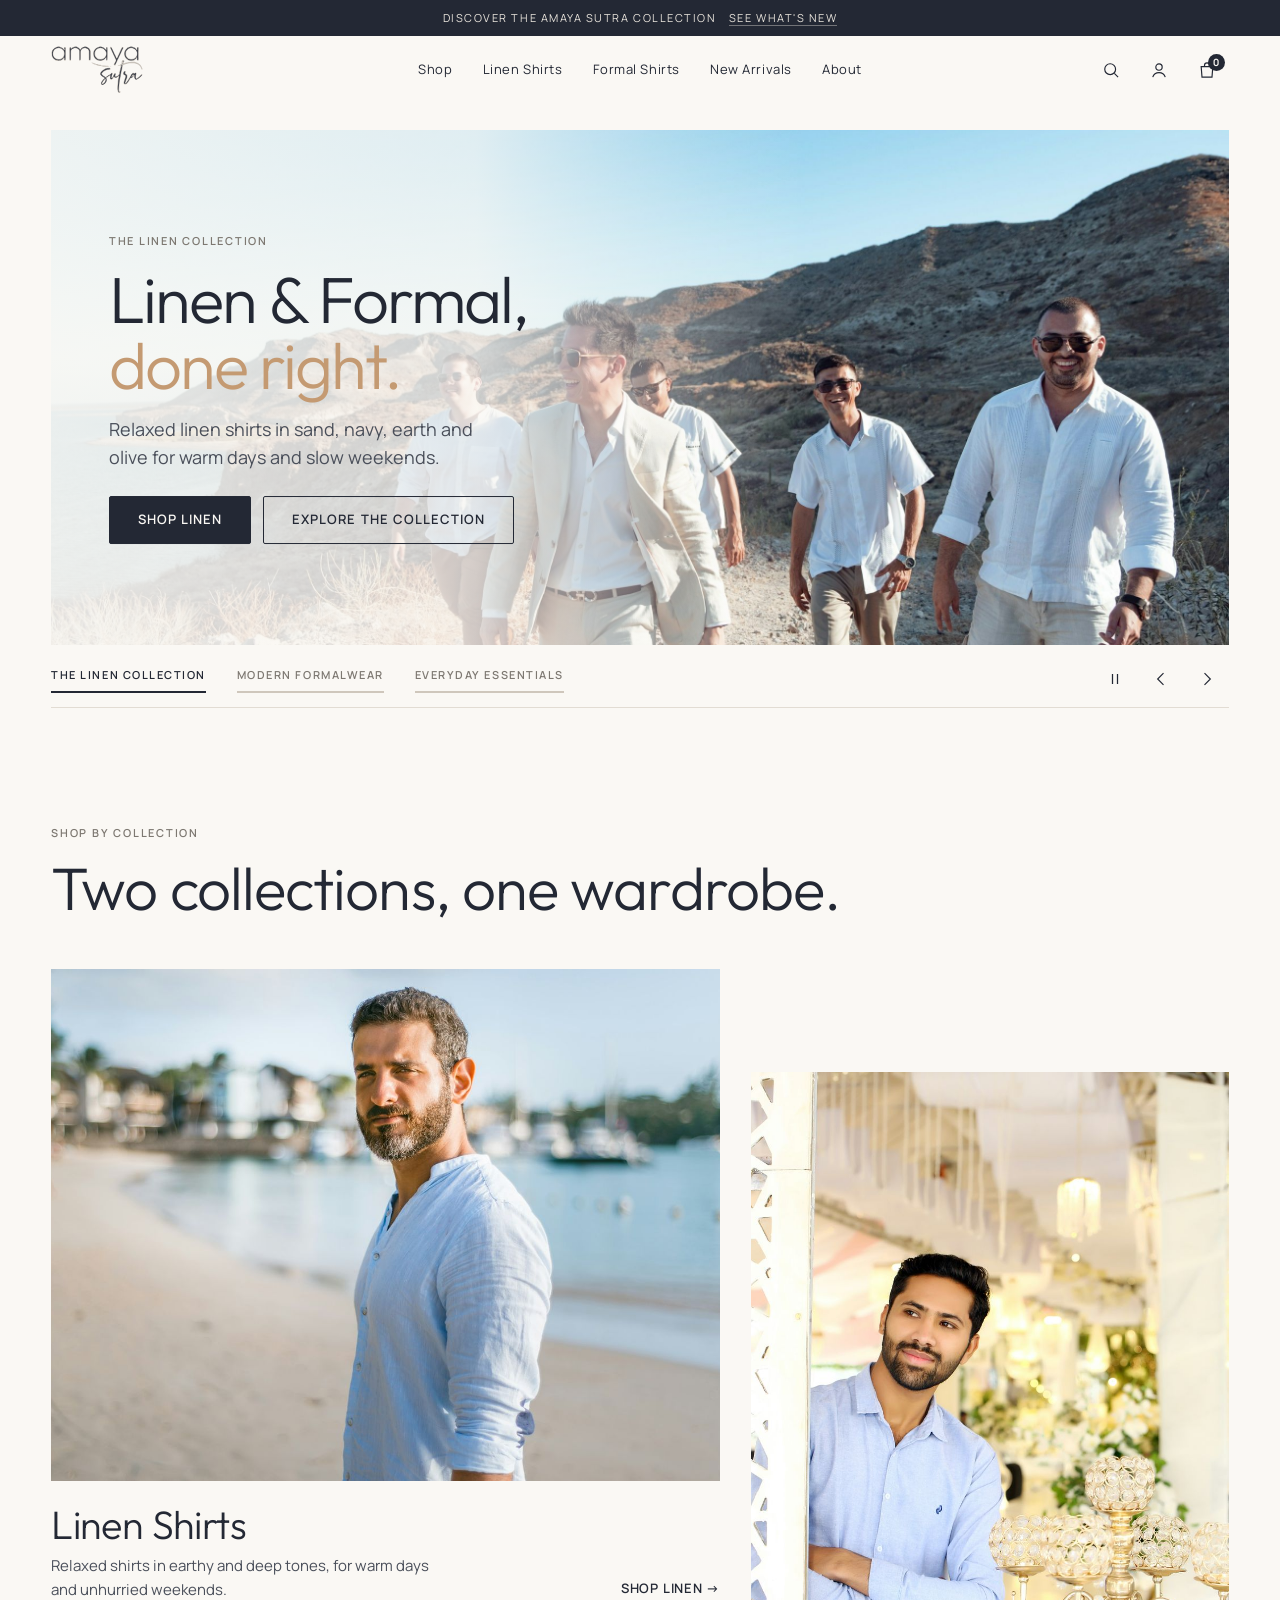
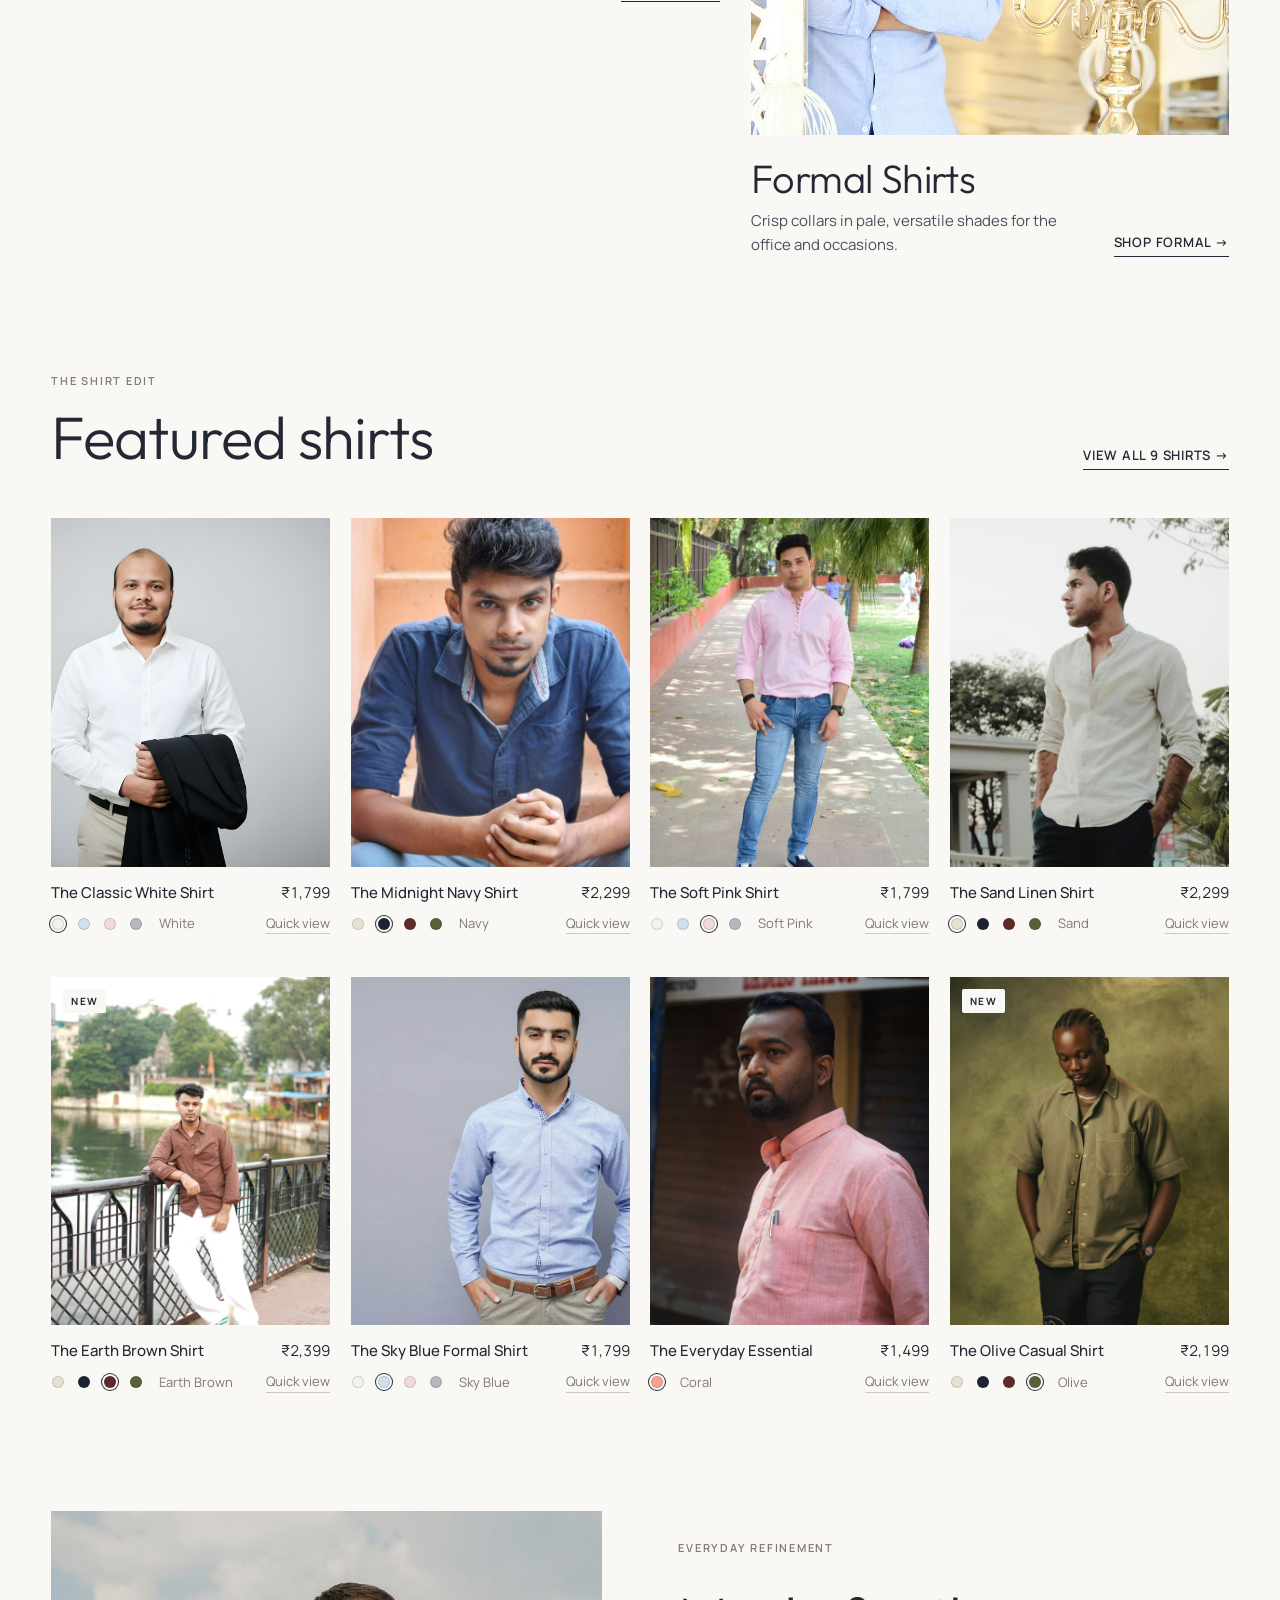
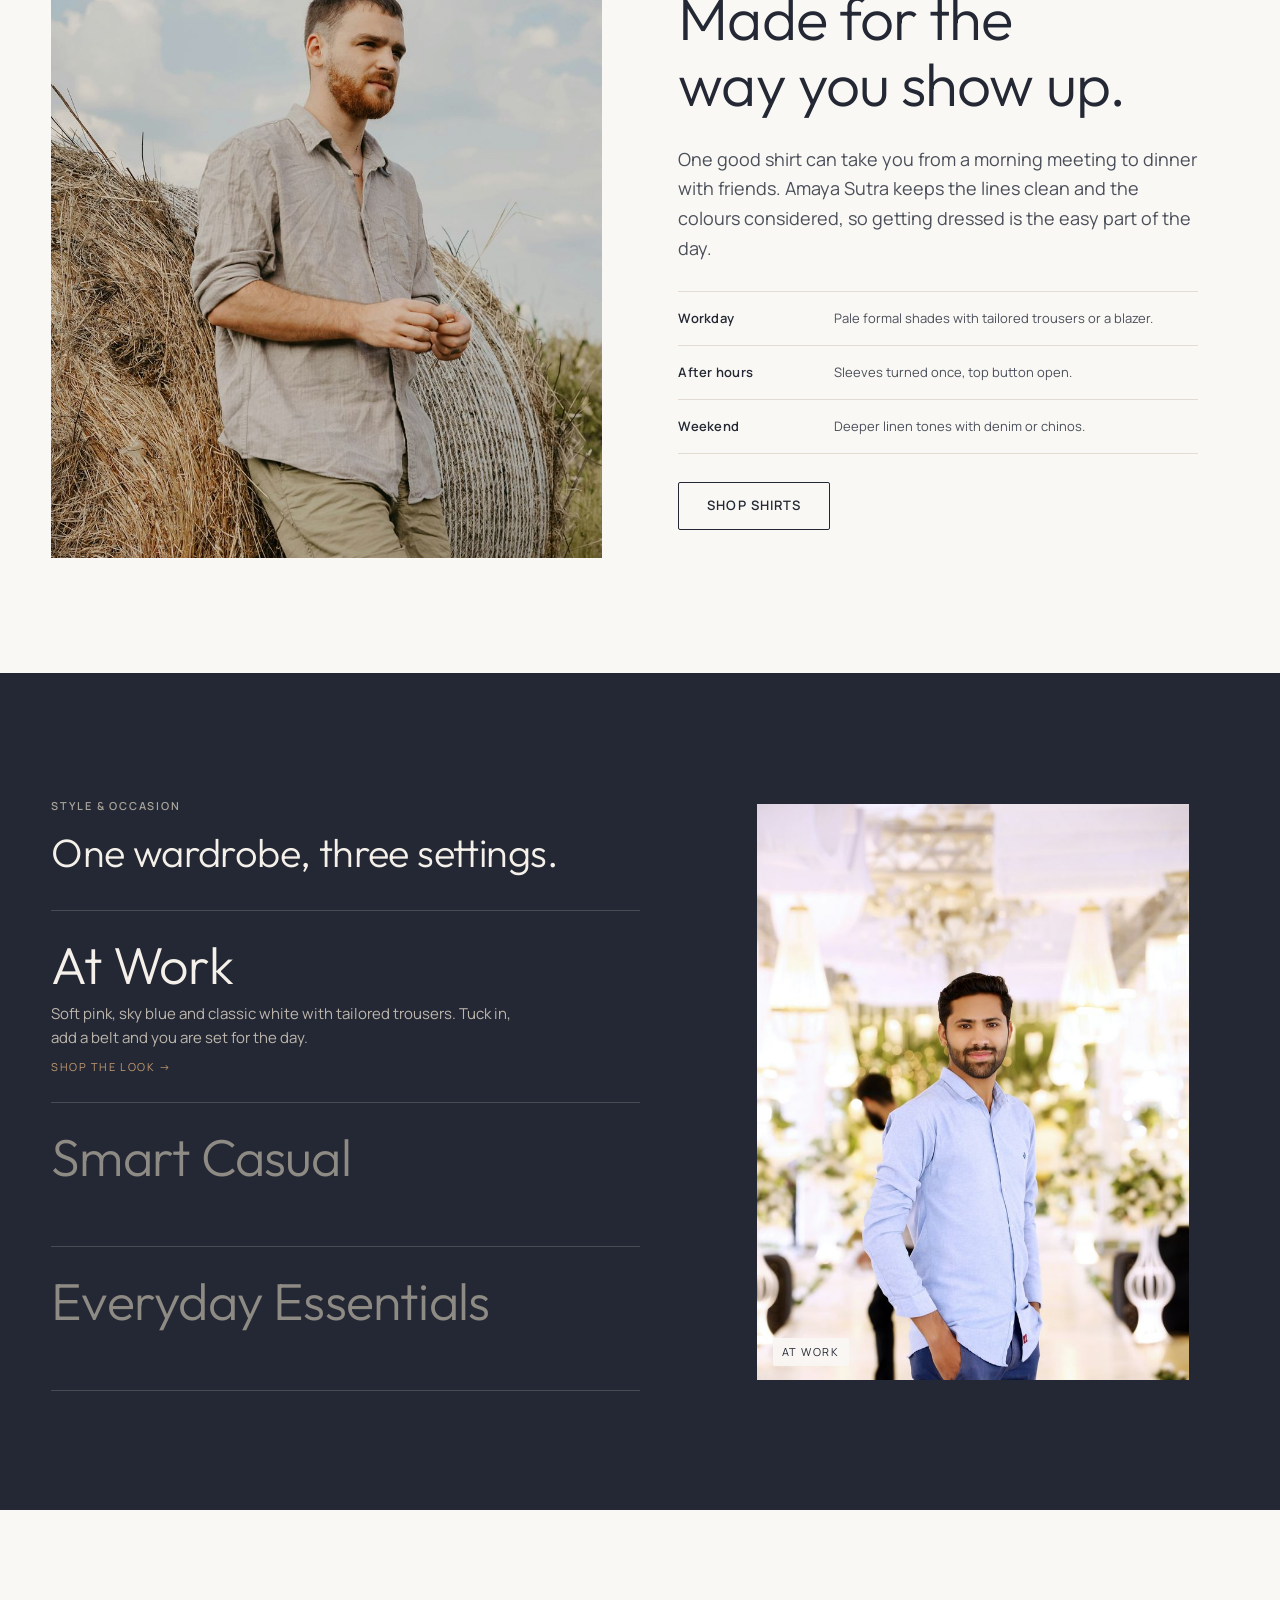
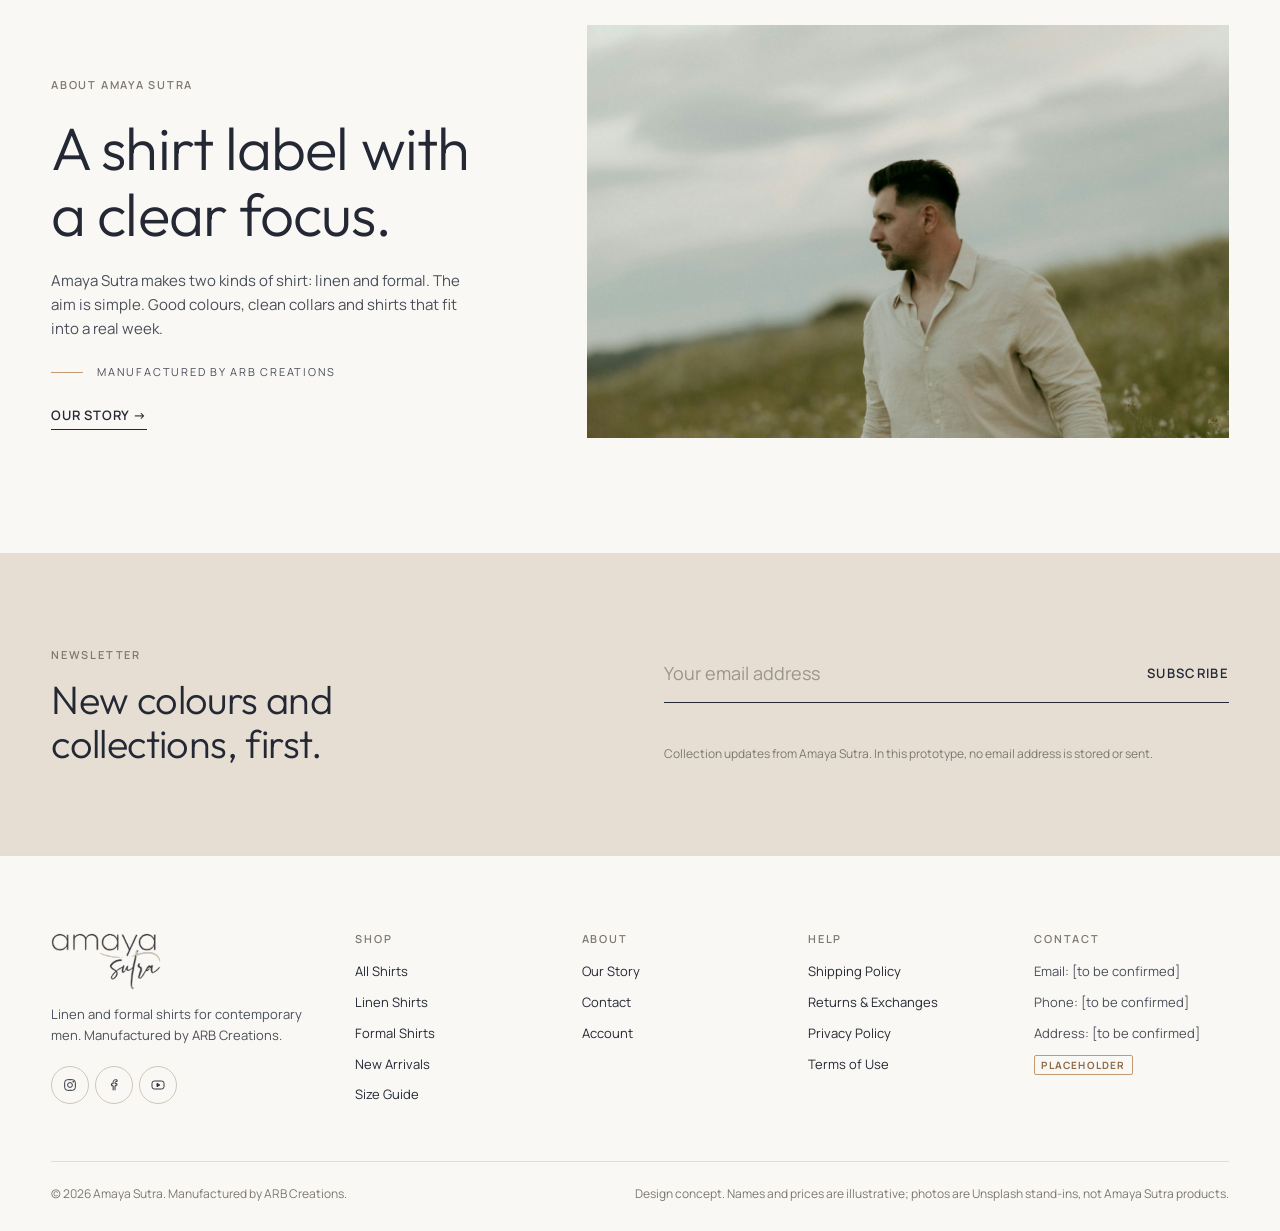
<file: index.html>
<!doctype html>
<html lang="en">
<head>
<meta charset="utf-8">
<meta name="viewport" content="width=device-width, initial-scale=1, viewport-fit=cover">
<title>Amaya Sutra</title>
<meta name="robots" content="noindex, nofollow">
<meta name="description" content="Amaya Sutra: linen and formal shirts. Design concept prototype.">
<link rel="preconnect" href="https://fonts.googleapis.com">
<link rel="preconnect" href="https://fonts.gstatic.com" crossorigin>
<link rel="stylesheet" href="https://fonts.googleapis.com/css2?family=Manrope:wght@400;500;600;700&family=Outfit:wght@300;400&display=swap">
<style>/* Layout concept: an editorial menswear catalogue — wide ivory margins, studio-stone photography,
   one charcoal-navy ink and a camel accent used only for emphasis. Single deliberate light theme. */
:root {
  --ivory: #FAF8F4;      /* page */
  --paper: #FFFFFF;      /* raised panels, drawers */
  --stone: #EEE9E2;      /* photo backdrop / image wells */
  --sand: #E6DED3;       /* quiet section fills */
  --ink: #232834;        /* brand navy-charcoal, sampled from the tagline */
  --ink-2: #4A4F5A;
  --muted: #7D7871;      /* warm grey */
  --line: #E2DCD3;
  --line-strong: #CFC7BC;
  --camel: #C49A72;      /* brand accent, sampled from "done right." */
  --camel-ink: #8E6A48;  /* camel dark enough for small text */
  --error: #A1453A;
  --ok: #4F6B4F;
  --logo-ink: #3F434C;
  --logo-soft: #C9C3BB;

  --f-display: "Outfit", "Futura", "Avenir Next", "Segoe UI", system-ui, sans-serif;
  --f-body: "Manrope", "Avenir Next", "Segoe UI", system-ui, -apple-system, sans-serif;

  --t-xs: 0.6875rem; --t-sm: 0.8125rem; --t-base: 0.9375rem; --t-md: 1.125rem;
  --t-lg: 1.5rem; --t-xl: clamp(1.75rem, 1.2rem + 1.6vw, 2.5rem);
  --t-2xl: clamp(2.25rem, 1.4rem + 3vw, 3.75rem);
  --t-hero: clamp(2.6rem, 1.2rem + 5.2vw, 5.75rem);

  --gutter: clamp(16px, 4vw, 56px);
  --max: 1440px;
  --radius: 2px;
  --ease: cubic-bezier(.2,.7,.2,1);
  --header-h: 68px;
  color-scheme: light;
}

* { box-sizing: border-box; }
html { -webkit-text-size-adjust: 100%; scroll-behavior: smooth; }
body {
  margin: 0; background: var(--ivory); color: var(--ink);
  font-family: var(--f-body); font-size: var(--t-base); line-height: 1.6;
  -webkit-font-smoothing: antialiased; overflow-x: hidden;
}
img { max-width: 100%; height: auto; display: block; }
a { color: inherit; text-decoration: none; }
button { font: inherit; color: inherit; background: none; border: 0; padding: 0; cursor: pointer; }
input, select { font: inherit; color: inherit; }
:focus-visible { outline: 2px solid var(--camel); outline-offset: 2px; }
h1, h2, h3, h4 { font-family: var(--f-display); font-weight: 300; margin: 0; letter-spacing: -0.015em; line-height: 1.1; text-wrap: balance; }
p { margin: 0; }
.sr-only { position: absolute; width: 1px; height: 1px; overflow: hidden; clip: rect(0 0 0 0); white-space: nowrap; }
body.locked { overflow: hidden; }

.wrap { max-width: var(--max); margin-inline: auto; padding-inline: var(--gutter); }
.label { font-family: var(--f-body); font-size: var(--t-xs); font-weight: 600; letter-spacing: .16em; text-transform: uppercase; color: var(--muted); }
.accent { color: var(--camel); }
.price { font-variant-numeric: tabular-nums; }
.placeholder-tag { display: inline-block; white-space: nowrap; font-size: 10px; font-weight: 700; letter-spacing: .12em; text-transform: uppercase; color: var(--camel-ink); border: 1px solid var(--camel); padding: 1px 6px; border-radius: var(--radius); vertical-align: middle; }

/* Buttons */
.btn { display: inline-flex; align-items: center; justify-content: center; gap: .6em; min-height: 48px; padding: 0 28px;
  font-size: var(--t-sm); font-weight: 600; letter-spacing: .08em; text-transform: uppercase; border-radius: var(--radius);
  border: 1px solid var(--ink); transition: background .25s var(--ease), color .25s var(--ease), border-color .25s var(--ease); }
.btn-solid { background: var(--ink); color: var(--ivory); }
.btn-solid:hover { background: #343B4A; }
.btn-line { color: var(--ink); }
.btn-line:hover { background: var(--ink); color: var(--ivory); }
.btn-block { width: 100%; }
.btn[disabled] { opacity: .45; cursor: not-allowed; }
.link-arrow { display: inline-flex; align-items: center; gap: .5em; font-size: var(--t-sm); font-weight: 600; letter-spacing: .06em; text-transform: uppercase; padding-bottom: 3px; border-bottom: 1px solid currentColor; transition: color .2s, gap .25s var(--ease); }
.link-arrow:hover { color: var(--camel-ink); gap: .8em; }
.link-u { border-bottom: 1px solid var(--line-strong); transition: border-color .2s; }
.link-u:hover { border-color: var(--ink); }

/* Announcement */
.announce { background: var(--ink); color: #E9E4DC; font-size: var(--t-xs); letter-spacing: .14em; text-transform: uppercase; text-align: center; padding: 9px var(--gutter); }
.announce a { border-bottom: 1px solid rgba(233,228,220,.4); margin-left: .8em; }

/* Header */
.header { position: sticky; top: env(safe-area-inset-top, 0px); z-index: 40; background: rgba(250,248,244,.97); border-bottom: 1px solid transparent; transition: border-color .3s; }
.header.scrolled { border-color: var(--line); }
.header-inner { display: grid; grid-template-columns: 1fr auto 1fr; align-items: center; height: var(--header-h); }
.logo { display: inline-flex; align-items: center; width: 92px; }
.logo svg { display: block; width: 100%; height: auto; aspect-ratio: 986 / 511; }
.nav { display: flex; gap: clamp(18px, 2.4vw, 38px); justify-self: center; height: 100%; }
.nav > a, .nav > .nav-item > a { display: flex; align-items: center; height: 100%; font-size: var(--t-sm); letter-spacing: .04em; position: relative; }
.nav > a::after, .nav > .nav-item > a::after { content: ""; position: absolute; left: 0; right: 100%; bottom: 20px; height: 1px; background: var(--camel); transition: right .3s var(--ease); }
.nav > a:hover::after, .nav > .nav-item:hover > a::after, .nav a.active::after { right: 0; }
.nav-item { position: static; height: 100%; display: flex; }
.tools { display: flex; justify-self: end; align-items: center; gap: 4px; }
.icon-btn { width: 44px; height: 44px; display: inline-grid; place-items: center; border-radius: var(--radius); position: relative; transition: background .2s; }
.icon-btn:hover { background: var(--stone); }
.icon-btn svg { width: 20px; height: 20px; }
.bag-count { position: absolute; top: 6px; right: 4px; min-width: 17px; height: 17px; padding: 0 4px; border-radius: 9px; background: var(--ink); color: var(--ivory); font-size: 10px; font-weight: 700; display: grid; place-items: center; font-variant-numeric: tabular-nums; }
.bag-count.bump { animation: bump .45s var(--ease); }
@keyframes bump { 40% { transform: scale(1.35); background: var(--camel); } }
.menu-btn { display: none; }

/* Mega menu */
.mega { position: absolute; left: 0; right: 0; top: 100%; background: var(--ivory); border-top: 1px solid var(--line); border-bottom: 1px solid var(--line);
  opacity: 0; visibility: hidden; transform: translateY(-6px); transition: opacity .25s var(--ease), transform .25s var(--ease), visibility .25s; }
.mega.open { opacity: 1; visibility: visible; transform: none; }
.mega-inner { display: grid; grid-template-columns: 1fr 1fr 1.4fr; gap: 48px; padding-block: 40px 48px; }
.mega h4 { font-family: var(--f-body); margin-bottom: 18px; }
.mega ul { list-style: none; margin: 0; padding: 0; display: grid; gap: 10px; }
.mega li a, .mega li button { font-family: var(--f-display); font-size: 1.25rem; font-weight: 300; transition: color .2s; display: inline-flex; align-items: center; gap: 12px; }
.mega li a:hover, .mega li button:hover { color: var(--camel-ink); }
.mega .dot { width: 12px; height: 12px; border-radius: 50%; border: 1px solid rgba(0,0,0,.12); }
.mega-feature { display: grid; grid-template-columns: 1.1fr 1fr; gap: 24px; align-items: end; }
.mega-feature img { aspect-ratio: 4/3; object-fit: cover; background: var(--sand); }
.mega-feature p { font-size: var(--t-sm); color: var(--ink-2); margin: 8px 0 16px; }

/* Hero: campaign slideshow (content in banners.js) */
.hero { padding-top: clamp(16px, 2vw, 28px); }
.hero-cta { display: flex; flex-wrap: wrap; gap: 12px; }
.slides { display: grid; position: relative; outline: none; touch-action: pan-y; }
.slides:focus-visible { outline: 2px solid var(--camel); outline-offset: 4px; }
.slide { grid-area: 1 / 1; position: relative; opacity: 0; visibility: hidden; transition: opacity .9s var(--ease), visibility 0s linear .9s; }
.slide.is-active { opacity: 1; visibility: visible; transition: opacity .9s var(--ease), visibility 0s; z-index: 1; }
.slide-media { position: relative; aspect-ratio: 16 / 7; max-width: 100%; overflow: hidden; background: var(--stone); }
.slide-media picture, .slide-media img { display: block; width: 100%; height: 100%; }
.slide-media img { object-fit: cover; object-position: var(--pos, center); transform: scale(1.015); transition: transform 6s ease-out; }
.slide.is-active .slide-media img { transform: none; }
.slide-media::after { content: ""; position: absolute; inset: 0; pointer-events: none; }
.slide.tone-dark .slide-media::after { background: linear-gradient(90deg, rgba(250,248,244,.9) 0%, rgba(250,248,244,.78) 36%, rgba(250,248,244,0) 64%); }
.slide.tone-light .slide-media::after { background: linear-gradient(90deg, rgba(23,27,36,.62) 0%, rgba(23,27,36,.3) 38%, rgba(23,27,36,0) 62%); }
.slide.align-right.tone-dark .slide-media::after { background: linear-gradient(270deg, rgba(250,248,244,.9) 0%, rgba(250,248,244,.78) 36%, rgba(250,248,244,0) 64%); }
.slide.align-right.tone-light .slide-media::after { background: linear-gradient(270deg, rgba(23,27,36,.62) 0%, rgba(23,27,36,.3) 38%, rgba(23,27,36,0) 62%); }
.slide.no-copy .slide-media::after { display: none; }
.slide-copy { position: absolute; z-index: 2; top: 50%; transform: translateY(-50%); left: clamp(24px, 4.5vw, 72px); width: min(500px, 44%); display: grid; gap: 18px; }
.slide.align-right .slide-copy { left: auto; right: clamp(24px, 4.5vw, 72px); }
.slide-title { font-size: clamp(2.4rem, 1.2rem + 3.6vw, 4.6rem); font-weight: 300; letter-spacing: -0.03em; line-height: 1.0; }
.slide-copy p { color: var(--ink-2); font-size: var(--t-md); line-height: 1.55; max-width: 36ch; }
.slide.tone-light .slide-copy, .slide.tone-light .slide-copy p { color: #F7F3EC; }
.slide.tone-light .slide-copy .label { color: #DCD5CB; }
.slide.tone-light .slide-copy .accent { color: #E2BC97; }
.slide.tone-light .btn-solid { background: var(--ivory); color: var(--ink); border-color: var(--ivory); }
.slide.tone-light .btn-line { color: var(--ivory); border-color: var(--ivory); }
.slide.tone-light .btn-line:hover { background: var(--ivory); color: var(--ink); }
.slide-copy .hero-cta { margin-top: 6px; }
.ph-banner { width: 100%; height: 100%; }
.carousel-bar { display: flex; justify-content: space-between; align-items: center; gap: 16px; padding-top: 12px; border-bottom: 1px solid var(--line); padding-bottom: 6px; }
.carousel-dots { display: flex; gap: clamp(12px, 2.4vw, 32px); min-width: 0; }
.c-dot { display: grid; gap: 8px; padding: 8px 0; min-width: 44px; text-align: left; }
.c-dot-label { font-size: var(--t-xs); font-weight: 600; letter-spacing: .14em; text-transform: uppercase; color: var(--muted); transition: color .3s; white-space: nowrap; }
.c-dot[aria-current="true"] .c-dot-label { color: var(--ink); }
.c-dot i { display: block; height: 2px; background: var(--line-strong); position: relative; overflow: hidden; }
.c-dot i::after { content: ""; position: absolute; inset: 0; background: var(--ink); transform: scaleX(0); transform-origin: left; }
.c-dot[aria-current="true"] i::after { transform: scaleX(1); }
.carousel.is-running .c-dot[aria-current="true"] i::after { animation: dotfill var(--interval, 6000ms) linear forwards; }
@keyframes dotfill { from { transform: scaleX(0); } to { transform: scaleX(1); } }
.c-dot:hover .c-dot-label { color: var(--ink); }
.carousel-btns { display: flex; gap: 2px; flex: none; }

/* "Photo to come" tile: shown wherever a photograph has not been supplied yet */
.ph { position: relative; display: grid; place-items: center; width: 100%; height: 100%; min-height: 100%; background:
  linear-gradient(0deg, rgba(250,248,244,.55), rgba(250,248,244,.55)), var(--ph, var(--sand)); color: var(--ink-2); text-align: center; }
.ph span { font-size: 11px; font-weight: 600; letter-spacing: .14em; text-transform: uppercase; padding: 6px 10px; border: 1px dashed currentColor; border-radius: var(--radius); background: rgba(250,248,244,.7); max-width: 80%; }
.card-media .ph { position: absolute; inset: 0; }
/* Section scaffolding */
.section { padding-block: clamp(64px, 9vw, 128px); }
.section-head { display: flex; justify-content: space-between; align-items: end; gap: 24px; margin-bottom: clamp(28px, 4vw, 48px); flex-wrap: wrap; }
.section-head h2 { font-size: var(--t-2xl); }
.section-head .label { display: block; margin-bottom: 14px; }

/* Collections */
.collections { display: grid; grid-template-columns: 7fr 5fr; gap: clamp(16px, 2.4vw, 32px); align-items: start; }
.coll { display: grid; gap: 22px; }
.coll-media { overflow: hidden; background: var(--stone); }
.coll-media img { width: 100%; transition: transform 1.1s var(--ease); }
.coll:hover .coll-media img { transform: scale(1.025); }
.coll--linen .coll-media img { aspect-ratio: 1100/841; object-fit: cover; }
.coll--formal { margin-top: clamp(40px, 8vw, 120px); }
.coll--formal .coll-media img { aspect-ratio: 720/1000; object-fit: cover; }
.coll-body { display: grid; grid-template-columns: 1fr auto; gap: 8px 24px; align-items: end; }
.coll-body h3 { font-size: var(--t-xl); }
.coll-body p { color: var(--ink-2); max-width: 44ch; grid-column: 1; }
.coll-body .link-arrow { grid-row: 1 / span 2; grid-column: 2; align-self: end; }

/* Product grid & card */
.tabs { display: flex; gap: 28px; border-bottom: 1px solid var(--line); margin-bottom: 32px; overflow-x: auto; scrollbar-width: none; }
.tabs button { padding: 12px 0; font-size: var(--t-sm); letter-spacing: .04em; color: var(--muted); border-bottom: 1px solid transparent; margin-bottom: -1px; white-space: nowrap; }
.tabs button[aria-selected="true"] { color: var(--ink); border-color: var(--ink); }
.grid { display: grid; grid-template-columns: repeat(4, minmax(0, 1fr)); gap: 40px clamp(12px, 1.6vw, 24px); }
.card { position: relative; display: grid; gap: 14px; align-content: start; }
.card-media { position: relative; display: block; aspect-ratio: 4/5; background: var(--stone); overflow: hidden; }
.card-media img { position: absolute; inset: 0; width: 100%; height: 100%; object-fit: cover; transition: opacity .5s var(--ease), transform 1s var(--ease); }
.card-media .alt { opacity: 0; }
@media (hover: hover) {
  .card-visual:hover .card-media .alt { opacity: 1; }
  .card-visual:hover .card-media .main { opacity: 0; }
}
.badge { position: absolute; top: 12px; left: 12px; z-index: 2; font-size: 10px; font-weight: 700; letter-spacing: .14em; text-transform: uppercase; background: var(--ivory); color: var(--ink); padding: 4px 8px; border-radius: var(--radius); }
.quick { position: absolute; left: 10px; right: 10px; bottom: 10px; z-index: 3; background: rgba(250,248,244,.96); padding: 10px 12px 12px; border-radius: var(--radius);
  opacity: 0; transform: translateY(8px); transition: opacity .3s var(--ease), transform .3s var(--ease); pointer-events: none; }
.quick .label { display: block; margin-bottom: 8px; }
.quick-sizes { display: grid; grid-template-columns: repeat(5, 1fr); gap: 4px; }
.quick-sizes button { height: 34px; font-size: 12px; font-weight: 600; border: 1px solid var(--line-strong); border-radius: var(--radius); background: var(--paper); transition: background .2s, color .2s, border-color .2s; }
.quick-sizes button:hover:not([disabled]) { background: var(--ink); color: var(--ivory); border-color: var(--ink); }
.quick-sizes button[disabled] { color: #B9B2A8; text-decoration: line-through; cursor: not-allowed; background: transparent; }
@media (hover: hover) and (min-width: 900px) {
  .card-visual:hover .quick, .card-visual:focus-within .quick { opacity: 1; transform: none; pointer-events: auto; }
}
.card-plus { position: absolute; z-index: 3; right: 10px; bottom: 10px; width: 40px; height: 40px; border-radius: 50%; background: var(--ivory); display: none; place-items: center; box-shadow: 0 1px 2px rgba(35,40,52,.12); }
.card-plus svg { width: 18px; height: 18px; }
.card-visual { position: relative; }
.card-info { display: flex; justify-content: space-between; align-items: baseline; gap: 12px; }
.card-name { font-size: var(--t-base); font-weight: 500; line-height: 1.35; }
.card-name:hover { color: var(--camel-ink); }
.card-meta { display: flex; justify-content: space-between; align-items: center; gap: 8px; margin-top: -8px; font-size: var(--t-sm); color: var(--muted); }
.swatches { display: flex; gap: 0; align-items: center; margin-left: -6px; }
.sw-btn { width: 26px; height: 26px; display: grid; place-items: center; border-radius: 50%; }
.sw-btn:focus-visible { outline: 2px solid var(--camel); outline-offset: 0; }
.sw-btn:hover .sw { transform: scale(1.15); }
.sw-btn .sw { transition: transform .2s var(--ease), box-shadow .2s; }
.sw-btn[aria-pressed="true"] .sw { box-shadow: 0 0 0 2px var(--ivory), 0 0 0 3px var(--ink); }
.sw { width: 12px; height: 12px; border-radius: 50%; border: 1px solid rgba(35,40,52,.16); display: inline-block; }
.sw.on { box-shadow: 0 0 0 2px var(--ivory), 0 0 0 3px var(--ink); }
.card-quickview { font-size: var(--t-sm); color: var(--muted); border-bottom: 1px solid var(--line-strong); }
.card-quickview:hover { color: var(--ink); border-color: var(--ink); }

/* Editorial split */
.editorial { display: grid; grid-template-columns: 1fr 1fr; gap: clamp(32px, 6vw, 96px); align-items: center; }
.editorial-media { background: var(--sand); }
.editorial-media img { width: 100%; aspect-ratio: 900/1059; object-fit: cover; }
.editorial-copy { display: grid; gap: 28px; max-width: 520px; }
.editorial-copy h2 { font-size: var(--t-2xl); }
.editorial-copy p { color: var(--ink-2); font-size: var(--t-md); line-height: 1.65; }
.editorial-points { list-style: none; padding: 0; margin: 0; border-top: 1px solid var(--line); }
.editorial-points li { display: grid; grid-template-columns: 140px 1fr; gap: 16px; padding: 16px 0; border-bottom: 1px solid var(--line); font-size: var(--t-sm); color: var(--ink-2); }
.editorial-points li strong { font-weight: 600; color: var(--ink); letter-spacing: .02em; }

/* Occasions: index list + swapping image */
.occasions { background: var(--ink); color: #EDE8E0; }
.occasions .label { color: #A9A39A; }
.occ-grid { display: grid; grid-template-columns: 1.15fr 1fr; gap: clamp(32px, 6vw, 96px); align-items: center; }
.occ-list { list-style: none; margin: 0; padding: 0; border-top: 1px solid rgba(237,232,224,.18); }
.occ-row { border-bottom: 1px solid rgba(237,232,224,.18); }
.occ-row button { width: 100%; text-align: left; display: grid; grid-template-columns: 1fr auto; gap: 8px 24px; padding: 26px 0; align-items: baseline; }
.occ-row h3 { font-size: clamp(1.9rem, 1.2rem + 2.6vw, 3.25rem); color: #8E8A84; transition: color .35s var(--ease); }
.occ-row .occ-desc { grid-column: 1 / -1; color: #BDB6AC; max-width: 52ch; max-height: 0; overflow: hidden; opacity: 0; transition: max-height .45s var(--ease), opacity .35s var(--ease); }
.occ-row .occ-go { font-size: var(--t-xs); letter-spacing: .14em; text-transform: uppercase; color: var(--camel); opacity: 0; transition: opacity .3s; }
.occ-row.on h3, .occ-row button:hover h3 { color: #F5F1EA; }
.occ-row.on .occ-desc { max-height: 140px; opacity: 1; }
.occ-row.on .occ-go { opacity: 1; }
.occ-thumb { display: none; }
.occ-media { position: relative; aspect-ratio: 3/4; background: #2E3441; overflow: hidden; }
.occ-media figcaption { position: absolute; left: 16px; bottom: 14px; font-size: var(--t-xs); letter-spacing: .14em; text-transform: uppercase; color: var(--ink); background: rgba(250,248,244,.9); padding: 5px 9px; border-radius: var(--radius); }

/* Story */
.story { display: grid; grid-template-columns: 5fr 7fr; gap: clamp(32px, 6vw, 96px); align-items: end; }
.story-copy { display: grid; gap: 22px; padding-bottom: 8px; }
.story-copy h2 { font-size: var(--t-2xl); }
.story-copy p { color: var(--ink-2); max-width: 46ch; }
.story-attr { display: flex; align-items: center; gap: 14px; font-size: var(--t-xs); letter-spacing: .16em; text-transform: uppercase; color: var(--muted); }
.story-attr::before { content: ""; width: 32px; height: 1px; background: var(--camel); }
.story-media img { width: 100%; aspect-ratio: 1100/707; object-fit: cover; background: var(--sand); }

/* Newsletter */
.newsletter { background: var(--sand); }
.nl-grid { display: grid; grid-template-columns: 1fr 1fr; gap: 48px; align-items: center; padding-block: clamp(56px, 7vw, 96px); }
.nl-grid h2 { font-size: var(--t-xl); max-width: 18ch; }
.nl-form { display: grid; gap: 10px; }
.nl-row { display: grid; grid-template-columns: 1fr auto; border-bottom: 1px solid var(--ink); }
.nl-row input { background: transparent; border: 0; padding: 14px 0; font-size: var(--t-md); min-width: 0; outline: none; }
.nl-row input::placeholder { color: #9B948A; }
.nl-row button { font-size: var(--t-sm); font-weight: 600; letter-spacing: .1em; text-transform: uppercase; padding: 0 0 0 20px; }
.nl-row button:hover { color: var(--camel-ink); }
.nl-msg { font-size: var(--t-sm); min-height: 1.6em; color: var(--ink-2); }
.nl-msg.err { color: var(--error); }
.nl-msg.ok { color: var(--ok); }
.nl-fine { font-size: 12px; color: var(--muted); }

/* Footer */
.footer { background: var(--ivory); border-top: 1px solid var(--line); padding-top: clamp(48px, 6vw, 80px); font-size: var(--t-sm); }
.footer-grid { display: grid; grid-template-columns: 1.4fr repeat(4, 1fr); gap: 32px; }
.footer .logo { display: block; width: 110px; margin-bottom: 14px; }
.footer-brand p { color: var(--ink-2); max-width: 32ch; }
.footer h4 { font-family: var(--f-body); font-size: var(--t-xs); font-weight: 600; letter-spacing: .16em; text-transform: uppercase; color: var(--muted); margin-bottom: 16px; }
.footer ul { list-style: none; padding: 0; margin: 0; display: grid; gap: 10px; }
.footer ul a:hover, .footer ul button:hover { color: var(--camel-ink); }
.footer-contact li { color: var(--ink-2); }
.socials { display: flex; gap: 6px; margin-top: 20px; }
.socials a { width: 38px; height: 38px; border: 1px solid var(--line-strong); border-radius: 50%; display: grid; place-items: center; transition: border-color .2s, background .2s; }
.socials a:hover { border-color: var(--ink); background: var(--paper); }
.socials svg { width: 16px; height: 16px; }
.footer-base { display: flex; justify-content: space-between; flex-wrap: wrap; gap: 12px 24px; margin-top: 56px; padding-block: 22px 28px; border-top: 1px solid var(--line); color: var(--muted); font-size: 12px; }

/* Collection page */
.crumbs { font-size: 12px; color: var(--muted); display: flex; gap: 8px; flex-wrap: wrap; padding-top: 24px; }
.crumbs a:hover { color: var(--ink); }
.coll-banner { display: grid; grid-template-columns: 1.2fr 1fr; gap: 48px; align-items: end; padding-block: 28px 40px; }
.coll-banner h1 { font-size: var(--t-2xl); margin: 10px 0 16px; }
.coll-banner p { color: var(--ink-2); max-width: 52ch; }
.coll-banner-media { background: var(--stone); }
.coll-banner-media img { width: 100%; aspect-ratio: 16/7; object-fit: cover; object-position: center 30%; }
.coll-subnav { display: flex; gap: 8px; flex-wrap: wrap; margin-top: 22px; }
.coll-subnav a { font-size: var(--t-sm); padding: 7px 14px; border: 1px solid var(--line-strong); border-radius: var(--radius); transition: all .2s; }
.coll-subnav a:hover { border-color: var(--ink); }
.coll-subnav a.on { background: var(--ink); color: var(--ivory); border-color: var(--ink); }
.plp { display: grid; grid-template-columns: 232px minmax(0, 1fr); gap: clamp(24px, 3vw, 48px); padding-bottom: 96px; }
.plp-bar { position: sticky; top: calc(var(--header-h) + env(safe-area-inset-top, 0px)); z-index: 5; background: var(--ivory); display: flex; justify-content: space-between; align-items: center; gap: 16px; padding-block: 14px; border-top: 1px solid var(--line); border-bottom: 1px solid var(--line); margin-bottom: 18px; }
.plp-count { font-size: var(--t-sm); color: var(--muted); font-variant-numeric: tabular-nums; }
.sort { display: flex; align-items: center; gap: 10px; font-size: var(--t-sm); }
.sort select { appearance: none; border: 1px solid var(--line-strong); border-radius: var(--radius); background: var(--paper) url("data:image/svg+xml,%3Csvg xmlns='http://www.w3.org/2000/svg' width='10' height='6'%3E%3Cpath d='M1 1l4 4 4-4' fill='none' stroke='%23232834'/%3E%3C/svg%3E") no-repeat right 12px center; padding: 9px 34px 9px 12px; font-size: var(--t-sm); cursor: pointer; }
.filter-btn { display: none; }
.chips { display: flex; flex-wrap: wrap; gap: 8px; margin-bottom: 22px; }
.chips:empty { display: none; }
.chip { display: inline-flex; align-items: center; gap: 8px; font-size: 12px; padding: 6px 10px; background: var(--stone); border-radius: var(--radius); }
.chip:hover { background: var(--sand); }
.chip svg { width: 10px; height: 10px; }
.chip-clear { font-size: 12px; text-decoration: underline; text-underline-offset: 3px; padding: 6px 4px; color: var(--ink-2); }
.filters { align-self: start; position: sticky; top: calc(var(--header-h) + 16px); }
.fgroup { border-bottom: 1px solid var(--line); padding-block: 18px; }
.fgroup:first-child { border-top: 1px solid var(--line); }
.fgroup legend, .fgroup h3 { font-family: var(--f-body); font-size: var(--t-xs); font-weight: 600; letter-spacing: .16em; text-transform: uppercase; color: var(--ink); margin-bottom: 14px; padding: 0; }
.fgroup fieldset { border: 0; padding: 0; margin: 0; }
.fsizes { display: grid; grid-template-columns: repeat(5, 1fr); gap: 6px; }
.fsizes label, .fopt { cursor: pointer; }
.fsizes input, .fopt input, .fcolours input { position: absolute; opacity: 0; pointer-events: none; }
.fsizes span { display: grid; place-items: center; height: 36px; border: 1px solid var(--line-strong); border-radius: var(--radius); font-size: 12px; font-weight: 600; transition: all .2s; background: var(--paper); }
.fsizes input:checked + span { background: var(--ink); color: var(--ivory); border-color: var(--ink); }
.fsizes input:focus-visible + span, .fopt input:focus-visible + span, .fcolours input:focus-visible + span { outline: 2px solid var(--camel); outline-offset: 2px; }
.fopts { display: grid; gap: 4px; }
.fopt span { display: flex; align-items: center; gap: 10px; font-size: var(--t-sm); padding: 5px 0; }
.fopt span::before { content: ""; width: 14px; height: 14px; border: 1px solid var(--line-strong); border-radius: var(--radius); background: var(--paper); flex: none; transition: all .2s; }
.fopt input:checked + span::before { background: var(--ink); border-color: var(--ink); box-shadow: inset 0 0 0 3px var(--paper); }
.fopt em { font-style: normal; color: var(--muted); margin-left: auto; font-size: 12px; font-variant-numeric: tabular-nums; }
.fcolours { display: grid; grid-template-columns: 1fr 1fr; gap: 4px 12px; }
.fcolours label { cursor: pointer; }
.fcolours span { display: flex; align-items: center; gap: 8px; font-size: var(--t-sm); padding: 5px 0; }
.fcolours .sw { width: 16px; height: 16px; }
.fcolours input:checked + span .sw { box-shadow: 0 0 0 2px var(--ivory), 0 0 0 3px var(--ink); }
.fcolours input:checked + span { font-weight: 600; }
.empty { padding: 64px 0; text-align: center; display: grid; gap: 16px; justify-items: center; }
.empty h3 { font-size: var(--t-xl); }
.empty p { color: var(--ink-2); }

/* PDP */
.pdp { display: grid; grid-template-columns: minmax(0, 1.25fr) minmax(0, 1fr); gap: clamp(28px, 5vw, 80px); padding-block: 16px 80px; }
.gallery { display: grid; grid-template-columns: 76px minmax(0, 1fr); gap: 16px; align-self: start; position: sticky; top: calc(var(--header-h) + 16px); }
.thumbs { display: grid; gap: 10px; align-content: start; }
.thumbs button { aspect-ratio: 4/5; background: var(--stone); overflow: hidden; border: 1px solid transparent; border-radius: var(--radius); transition: border-color .2s, opacity .2s; opacity: .7; }
.thumbs button img { width: 100%; height: 100%; object-fit: cover; }
.thumbs button[aria-current="true"] { border-color: var(--ink); opacity: 1; }
.thumbs button:hover { opacity: 1; }
.stage { position: relative; background: var(--stone); }
.stage-track { display: flex; overflow-x: auto; scroll-snap-type: x mandatory; scrollbar-width: none; }
.stage-track::-webkit-scrollbar { display: none; }
.stage-track figure { margin: 0; flex: 0 0 100%; scroll-snap-align: start; aspect-ratio: 4/5; position: relative; }
.stage-track img { width: 100%; height: 100%; object-fit: cover; }
.stage-track figcaption { position: absolute; left: 14px; bottom: 12px; font-size: 10px; letter-spacing: .14em; text-transform: uppercase; color: var(--muted); }
.stage-nav { position: absolute; top: 50%; transform: translateY(-50%); width: 44px; height: 44px; border-radius: 50%; background: rgba(250,248,244,.92); display: grid; place-items: center; }
.stage-nav svg { width: 18px; height: 18px; }
.stage-nav.prev { left: 12px; } .stage-nav.next { right: 12px; }
.dots { display: none; justify-content: center; gap: 8px; padding-top: 14px; }
.dots span { width: 6px; height: 6px; border-radius: 50%; background: var(--line-strong); transition: background .2s, width .2s; }
.dots span.on { background: var(--ink); width: 18px; border-radius: 3px; }
.buy { display: grid; gap: 26px; align-content: start; padding-top: 8px; }
.buy-head { display: grid; gap: 10px; }
.buy h1 { font-size: var(--t-xl); font-weight: 300; }
.buy-price { display: flex; align-items: baseline; gap: 12px; font-size: var(--t-md); }
.buy-price small { font-size: 12px; color: var(--muted); }
.buy-row-label { display: flex; justify-content: space-between; align-items: baseline; margin-bottom: 12px; font-size: var(--t-sm); }
.buy-row-label strong { font-weight: 600; }
.colour-opts { display: flex; gap: 10px; flex-wrap: wrap; }
.colour-opt { width: 52px; aspect-ratio: 4/5; background: var(--stone); border: 1px solid var(--line); border-radius: var(--radius); overflow: hidden; transition: border-color .2s; position: relative; }
.colour-opt img { width: 100%; height: 100%; object-fit: cover; }
.colour-opt[aria-pressed="true"] { border-color: var(--ink); box-shadow: inset 0 0 0 1px var(--ink); }
.colour-opt .ph { position: absolute; inset: 0; }
.colour-opt-dot { position: absolute; right: 4px; bottom: 4px; width: 12px; height: 12px; border-radius: 50%; border: 1.5px solid var(--ivory); box-shadow: 0 0 0 1px rgba(35,40,52,.2); }
.thumbs button .ph, .stage-track .ph, .qv-media .ph, .line-item .ph, .mini .ph, .cart-suggest .ph { aspect-ratio: 4/5; height: auto; }
.coll-media .ph { aspect-ratio: 4/3; }
.coll--formal .coll-media .ph { aspect-ratio: 720/1000; }
.coll--linen .coll-media img { aspect-ratio: 1100/841; }
.editorial-media .ph { aspect-ratio: 900/1059; }
.story-media .ph { aspect-ratio: 1100/707; }
.coll-banner-media .ph { aspect-ratio: 16/7; }
.mega-feature .ph { aspect-ratio: 4/3; }
.mobile-nav-feature .ph { aspect-ratio: 16/10; }
.about-media img, .about-media .ph { width: 100%; aspect-ratio: 21/9; object-fit: cover; background: var(--sand); }
.occ-media .occ-img { position: absolute; inset: 0; width: 100%; height: 100%; object-fit: cover; opacity: 0; transition: opacity .6s var(--ease); }
.occ-media .occ-img.on { opacity: 1; }
.occ-thumb.ph span { display: none; }
.colour-opt:hover { border-color: var(--ink-2); }
.size-opts { display: grid; grid-template-columns: repeat(5, 1fr); gap: 8px; }
.size-opts button { min-height: 52px; border: 1px solid var(--line-strong); border-radius: var(--radius); background: var(--paper); display: grid; place-content: center; gap: 1px; line-height: 1.15; transition: all .2s; }
.size-opts button b { font-size: var(--t-sm); font-weight: 600; }
.size-opts button small { font-size: 10px; color: var(--muted); }
.size-opts button:hover:not([disabled]) { border-color: var(--ink); }
.size-opts button[aria-pressed="true"] { background: var(--ink); color: var(--ivory); border-color: var(--ink); }
.size-opts button[aria-pressed="true"] small { color: #C9C3BA; }
.size-opts button[disabled] { background: transparent; color: #B4ADA3; cursor: not-allowed; background-image: linear-gradient(to top right, transparent calc(50% - .5px), var(--line-strong) 50%, transparent calc(50% + .5px)); }
.size-err { color: var(--error); font-size: var(--t-sm); margin-top: 10px; }
.buy-actions { display: grid; grid-template-columns: auto 1fr; gap: 10px; }
.buy-actions .btn-buy { grid-column: 1 / -1; }
.qv-actions { display: grid; gap: 10px; }
.buynow-note { display: flex; align-items: center; gap: 10px; flex-wrap: wrap; font-size: var(--t-sm); color: var(--ink-2); margin-bottom: 18px; }
.qty { display: inline-grid; grid-template-columns: 44px 40px 44px; align-items: center; border: 1px solid var(--line-strong); border-radius: var(--radius); height: 48px; background: var(--paper); }
.qty button { height: 100%; display: grid; place-items: center; }
.qty button:hover { background: var(--stone); }
.qty button svg { width: 14px; height: 14px; }
.qty output { text-align: center; font-variant-numeric: tabular-nums; font-weight: 600; }
.qty.sm { grid-template-columns: 34px 30px 34px; height: 36px; }
.pin { display: grid; gap: 8px; padding: 18px; background: var(--paper); border: 1px solid var(--line); border-radius: var(--radius); }
.pin-row { display: grid; grid-template-columns: 1fr auto; gap: 8px; }
.pin input { border: 1px solid var(--line-strong); border-radius: var(--radius); padding: 10px 12px; min-width: 0; background: var(--ivory); letter-spacing: .1em; }
.pin button { font-size: var(--t-sm); font-weight: 600; letter-spacing: .06em; text-transform: uppercase; padding: 0 16px; border: 1px solid var(--ink); border-radius: var(--radius); }
.pin button:hover { background: var(--ink); color: var(--ivory); }
.pin-msg { font-size: 12px; color: var(--ink-2); }
.pin-msg.err { color: var(--error); }
.acc { border-top: 1px solid var(--line); }
.acc details { border-bottom: 1px solid var(--line); }
.acc summary { list-style: none; cursor: pointer; display: flex; justify-content: space-between; align-items: center; padding: 18px 0; font-size: var(--t-sm); font-weight: 600; letter-spacing: .06em; text-transform: uppercase; }
.acc summary::-webkit-details-marker { display: none; }
.acc summary::after { content: "+"; font-family: var(--f-display); font-size: 1.4rem; font-weight: 300; transition: transform .25s var(--ease); }
.acc details[open] summary::after { transform: rotate(45deg); }
.acc .acc-body { padding-bottom: 22px; color: var(--ink-2); font-size: var(--t-sm); display: grid; gap: 10px; }
.acc dl { display: grid; grid-template-columns: 120px 1fr; gap: 8px 16px; margin: 0; }
.acc dt { color: var(--muted); }
.acc dd { margin: 0; }
.note { font-size: 12px; color: var(--camel-ink); }

/* Overlays */
.scrim { position: fixed; inset: 0; z-index: 60; background: rgba(35,40,52,.38); opacity: 0; visibility: hidden; transition: opacity .3s var(--ease), visibility .3s; }
.scrim.open { opacity: 1; visibility: visible; }
.drawer { position: fixed; z-index: 70; top: 0; bottom: 0; right: 0; width: min(440px, 100%); background: var(--ivory); display: flex; flex-direction: column;
  transform: translateX(100%); transition: transform .4s var(--ease); visibility: hidden; padding-top: env(safe-area-inset-top, 0px); padding-bottom: env(safe-area-inset-bottom, 0px); }
.drawer.left { right: auto; left: 0; transform: translateX(-100%); }
.drawer.open { transform: none; visibility: visible; }
.drawer-head { display: flex; justify-content: space-between; align-items: center; padding: 14px 16px 14px 24px; border-bottom: 1px solid var(--line); }
.drawer-head h2 { font-size: var(--t-md); font-weight: 400; font-family: var(--f-body); letter-spacing: .02em; }
.drawer-body { flex: 1; overflow-y: auto; padding: 8px 24px; }
.drawer-foot { border-top: 1px solid var(--line); padding: 20px 24px 24px; display: grid; gap: 12px; background: var(--paper); }
.line-item { display: grid; grid-template-columns: 84px 1fr; gap: 16px; padding: 18px 0; border-bottom: 1px solid var(--line); }
.line-item img { aspect-ratio: 4/5; object-fit: cover; background: var(--stone); width: 100%; }
.li-top { display: flex; justify-content: space-between; gap: 12px; font-size: var(--t-sm); }
.li-top a { font-weight: 600; }
.li-meta { font-size: 12px; color: var(--muted); margin: 2px 0 12px; }
.li-actions { display: flex; justify-content: space-between; align-items: center; }
.li-remove { font-size: 12px; color: var(--muted); text-decoration: underline; text-underline-offset: 3px; }
.li-remove:hover { color: var(--error); }
.sub-row { display: flex; justify-content: space-between; font-size: var(--t-md); }
.sub-row span:last-child { font-variant-numeric: tabular-nums; font-weight: 600; }
.fine { font-size: 12px; color: var(--muted); }
.cart-empty { display: grid; gap: 16px; justify-items: start; padding: 32px 0; }
.cart-empty h3 { font-size: var(--t-lg); }
.cart-empty p { color: var(--ink-2); font-size: var(--t-sm); }
.cart-suggest { display: grid; grid-template-columns: 1fr 1fr; gap: 12px; margin-top: 8px; width: 100%; }
.cart-suggest a { display: grid; gap: 6px; font-size: 12px; }
.cart-suggest img { aspect-ratio: 4/5; object-fit: cover; background: var(--stone); }

.mobile-nav { display: grid; gap: 4px; padding-block: 16px; }
.mobile-nav a, .mobile-nav button { display: flex; justify-content: space-between; align-items: center; font-family: var(--f-display); font-size: 1.75rem; font-weight: 300; padding: 10px 0; border-bottom: 1px solid var(--line); width: 100%; text-align: left; }
.mobile-nav-sub { display: grid; gap: 12px; padding: 24px 0; font-size: var(--t-sm); }
.mobile-nav-feature { position: relative; margin-top: 8px; }
.mobile-nav-feature img { aspect-ratio: 16/10; object-fit: cover; width: 100%; background: var(--sand); }
.mobile-nav-feature span { position: absolute; left: 12px; bottom: 12px; background: var(--ivory); padding: 6px 10px; font-size: 12px; font-weight: 600; letter-spacing: .08em; text-transform: uppercase; }

.modal { position: fixed; z-index: 80; inset: 0; display: grid; place-items: center; padding: 16px; visibility: hidden; pointer-events: none; }
.modal.open { visibility: visible; pointer-events: auto; }
.modal-box { background: var(--ivory); width: min(920px, 100%); max-height: calc(100vh - 32px); overflow: auto; border-radius: var(--radius); position: relative; opacity: 0; transform: translateY(12px); transition: opacity .3s var(--ease), transform .3s var(--ease); }
.modal.open .modal-box { opacity: 1; transform: none; }
.modal-close { position: absolute; top: 10px; right: 10px; z-index: 2; background: var(--ivory); }
.qv { display: grid; grid-template-columns: 1fr 1fr; }
.qv-media { background: var(--stone); }
.qv-media img { width: 100%; height: 100%; object-fit: cover; aspect-ratio: 4/5; }
.qv-body { padding: 40px 32px 32px; display: grid; gap: 22px; align-content: start; }
.qv-body h2 { font-size: var(--t-lg); }
.size-guide { padding: 36px 32px 32px; display: grid; gap: 18px; }
.size-guide h2 { font-size: var(--t-xl); }
.table-wrap { overflow-x: auto; }
table { width: 100%; border-collapse: collapse; font-size: var(--t-sm); font-variant-numeric: tabular-nums; }
th, td { text-align: left; padding: 12px 10px; border-bottom: 1px solid var(--line); white-space: nowrap; }
th { font-size: var(--t-xs); letter-spacing: .14em; text-transform: uppercase; color: var(--muted); font-weight: 600; }
tbody tr:hover { background: var(--paper); }

.search-panel { position: fixed; z-index: 75; top: 0; left: 0; right: 0; background: var(--ivory); padding-top: env(safe-area-inset-top, 0px); transform: translateY(-100%); visibility: hidden; transition: transform .4s var(--ease), visibility .4s; max-height: 100vh; overflow-y: auto; border-bottom: 1px solid var(--line); }
.search-panel.open { transform: none; visibility: visible; }
.search-top { display: grid; grid-template-columns: auto 1fr auto; gap: 12px; align-items: center; padding-block: 18px; border-bottom: 1px solid var(--line); }
.search-top input { border: 0; background: transparent; font-family: var(--f-display); font-size: clamp(1.4rem, 1rem + 2vw, 2.2rem); font-weight: 300; outline: none; min-width: 0; padding: 6px 0; }
.search-top input::-webkit-search-cancel-button { -webkit-appearance: none; appearance: none; }
.search-top input::placeholder { color: #ABA49A; }
.search-body { padding-block: 24px 40px; display: grid; gap: 22px; }
.suggest { display: flex; gap: 8px; flex-wrap: wrap; align-items: center; }
.suggest button { font-size: var(--t-sm); padding: 6px 12px; border: 1px solid var(--line-strong); border-radius: var(--radius); }
.suggest button:hover { border-color: var(--ink); }
.search-results { display: grid; grid-template-columns: repeat(5, minmax(0, 1fr)); gap: 16px; }
.mini { display: grid; gap: 8px; font-size: var(--t-sm); }
.mini img { aspect-ratio: 4/5; object-fit: cover; background: var(--stone); width: 100%; }
.mini span { color: var(--muted); font-size: 12px; }
.mini:hover strong { color: var(--camel-ink); }
.mini strong { font-weight: 500; }

.toast { position: fixed; z-index: 90; left: 50%; bottom: calc(24px + env(safe-area-inset-bottom, 0px)); transform: translate(-50%, 20px); background: var(--ink); color: var(--ivory); padding: 12px 18px; border-radius: var(--radius); font-size: var(--t-sm); opacity: 0; transition: opacity .3s, transform .3s var(--ease); pointer-events: none; max-width: calc(100% - 32px); }
.toast.show { opacity: 1; transform: translate(-50%, 0); }

/* Our Story page */
.about-intro { color: var(--ink-2); font-size: var(--t-md); max-width: 44ch; }
.about-h2 { font-size: var(--t-xl); }
.about-story { display: grid; grid-template-columns: 1fr 1.1fr; gap: clamp(32px, 6vw, 96px); padding-block: clamp(56px, 8vw, 112px); align-items: start; }
.about-quote { margin: 0; font-family: var(--f-display); font-weight: 300; font-size: clamp(1.6rem, 1rem + 2vw, 2.4rem); line-height: 1.25; letter-spacing: -0.01em; color: var(--ink); border-left: 1px solid var(--camel); padding-left: clamp(18px, 2.4vw, 32px); text-wrap: balance; }
.about-story .prose p { font-size: var(--t-md); line-height: 1.7; }
.about-principles { border-top: 1px solid var(--line); padding-block: clamp(48px, 6vw, 88px); display: grid; gap: 36px; }
.principles { list-style: none; margin: 0; padding: 0; display: grid; grid-template-columns: repeat(4, minmax(0, 1fr)); gap: 28px; }
.principles li { display: grid; gap: 10px; align-content: start; padding-top: 18px; border-top: 1px solid var(--ink); }
.principles h3 { font-size: var(--t-md); font-weight: 400; }
.principles p { color: var(--ink-2); font-size: var(--t-sm); line-height: 1.65; }
.about-process { display: grid; grid-template-columns: 1fr 1.1fr; gap: clamp(32px, 6vw, 96px); align-items: center; padding-block: clamp(48px, 6vw, 88px); border-top: 1px solid var(--line); }
.about-process-media img, .about-process-media .ph { width: 100%; aspect-ratio: 4 / 5; object-fit: cover; background: var(--sand); }
.process { list-style: none; margin: 28px 0 0; padding: 0; display: grid; }
.process li { display: grid; grid-template-columns: 56px 1fr; gap: 16px; padding: 18px 0; border-bottom: 1px solid var(--line); }
.process li:first-child { border-top: 1px solid var(--line); }
.process-n { font-family: var(--f-display); font-size: 1.4rem; font-weight: 300; color: var(--camel); font-variant-numeric: tabular-nums; }
.process h3 { font-size: var(--t-md); font-weight: 400; margin-bottom: 4px; }
.process p { color: var(--ink-2); font-size: var(--t-sm); }
.about-maker { background: var(--sand); padding: clamp(32px, 5vw, 64px); display: grid; gap: 16px; }
.about-maker p { color: var(--ink-2); max-width: 62ch; font-size: var(--t-md); line-height: 1.65; }
.about-close { display: flex; justify-content: space-between; align-items: end; gap: 24px; flex-wrap: wrap; padding-block: clamp(48px, 6vw, 80px) 24px; }
.about-close p { color: var(--ink-2); margin-top: 10px; }
.about-note { margin-top: 8px; }

/* Simple pages */
.page { padding-block: 24px 96px; }
.page-hero { display: grid; grid-template-columns: 1fr 1fr; gap: clamp(32px, 6vw, 96px); align-items: end; padding-block: 32px 56px; }
.page-hero h1 { font-size: var(--t-2xl); margin-top: 12px; }
.prose { display: grid; gap: 18px; max-width: 64ch; color: var(--ink-2); }
.prose h2 { font-size: var(--t-lg); color: var(--ink); margin-top: 16px; }
.callout { border: 1px dashed var(--camel); padding: 18px 20px; background: var(--paper); border-radius: var(--radius); color: var(--ink-2); font-size: var(--t-sm); display: grid; gap: 6px; }
.callout strong { color: var(--camel-ink); font-size: var(--t-xs); letter-spacing: .14em; text-transform: uppercase; }

.checkout { display: grid; grid-template-columns: minmax(0, 1.3fr) minmax(0, 1fr); gap: clamp(32px, 5vw, 72px); align-items: start; }
.steps { display: flex; gap: 0; list-style: none; padding: 0; margin: 0 0 32px; border-bottom: 1px solid var(--line); }
.steps li { padding: 12px 0; margin-right: 28px; font-size: var(--t-sm); color: var(--muted); border-bottom: 1px solid transparent; margin-bottom: -1px; }
.steps li.on { color: var(--ink); border-color: var(--ink); }
.steps li.done { color: var(--ink-2); }
.co-fields { display: grid; grid-template-columns: 1fr 1fr; gap: 14px; }
.co-fields label { display: grid; gap: 6px; font-size: 12px; color: var(--muted); }
.co-fields label.full { grid-column: 1 / -1; }
.co-fields input { border: 1px solid var(--line); background: #F3F0EB; padding: 12px; border-radius: var(--radius); color: var(--muted); }
.summary { background: var(--paper); border: 1px solid var(--line); padding: 24px; display: grid; gap: 14px; position: sticky; top: calc(var(--header-h) + 16px); }
.summary .line-item { grid-template-columns: 56px 1fr; padding: 12px 0; }
.summary .line-item:first-of-type { padding-top: 0; }
.done-box { display: grid; gap: 16px; padding: 32px; background: var(--paper); border: 1px solid var(--line); }
.done-box h2 { font-size: var(--t-xl); }

/* ---------- Responsive ---------- */
@media (max-width: 1100px) {
  .plp .grid { grid-template-columns: repeat(3, minmax(0, 1fr)); }
  .footer-grid { grid-template-columns: 1fr 1fr 1fr; }
  .footer-brand { grid-column: 1 / -1; }
  .search-results { grid-template-columns: repeat(4, minmax(0, 1fr)); }
}
@media (max-width: 960px) {
  :root { --header-h: 60px; }
  .about-story, .about-process { grid-template-columns: 1fr; }
  .principles { grid-template-columns: 1fr 1fr; }
  .slide-media { aspect-ratio: 4 / 3; }
  .slide-copy { width: min(440px, 52%); }
  .slide-title { font-size: clamp(2rem, 1rem + 3.4vw, 3rem); }
  .grid, .plp .grid { grid-template-columns: repeat(2, minmax(0, 1fr)); }
  .nav { display: none; }
  .menu-btn { display: inline-grid; }
  .header-inner { grid-template-columns: 1fr auto 1fr; }
  .header-inner .logo { grid-column: 2; grid-row: 1; justify-self: center; width: 84px; }
  .header-inner .menu-btn { grid-column: 1; grid-row: 1; justify-self: start; margin-left: -10px; }
  .tools { grid-column: 3; grid-row: 1; margin-right: -10px; }
  .tools .acct { display: none; }
  .collections { grid-template-columns: 1fr 1fr; }
  .coll--formal { margin-top: 0; }
  .coll-body { grid-template-columns: 1fr; }
  .coll-body .link-arrow { grid-row: auto; grid-column: 1; justify-self: start; margin-top: 8px; }
  .editorial, .story, .occ-grid, .nl-grid, .coll-banner, .page-hero, .checkout { grid-template-columns: 1fr; }
  .occ-media { display: none; }
  .occ-row button { grid-template-columns: 1fr 96px; align-items: center; }
  .occ-thumb { display: block; grid-row: 1 / span 2; grid-column: 2; width: 96px; aspect-ratio: 3/4; object-fit: cover; opacity: .55; transition: opacity .3s; }
  .occ-row.on .occ-thumb { opacity: 1; }
  .occ-row .occ-go { grid-column: 1; }
  .story-media { order: -1; }
  .plp { grid-template-columns: 1fr; }
  .filters { display: none; }
  .filter-btn { display: inline-flex; align-items: center; gap: 8px; font-size: var(--t-sm); font-weight: 600; border: 1px solid var(--ink); padding: 9px 14px; border-radius: var(--radius); }
  .filter-btn svg { width: 16px; height: 16px; }
  .plp-count { display: none; }
  .plp-count.mob { display: block; margin-bottom: 14px; }
  .coll-banner-media img { aspect-ratio: 16/9; }
  .pdp { grid-template-columns: 1fr; }
  .gallery { position: static; grid-template-columns: 1fr; margin-inline: calc(var(--gutter) * -1); }
  .thumbs { display: none; }
  .stage-nav { display: none; }
  .dots { display: flex; }
  .summary { position: static; }
  .qv { grid-template-columns: 1fr; }
  .qv-media img { aspect-ratio: 4/3; object-position: center 20%; }
  .qv-body { padding: 24px 20px; }
  .modal { place-items: end center; padding: 0; }
  .modal-box { max-height: 92vh; border-radius: 10px 10px 0 0; }
}
@media (min-width: 961px) { .plp-count.mob { display: none; } }
@media (max-width: 700px) {
  .principles { grid-template-columns: 1fr; gap: 20px; }
  .about-media img { aspect-ratio: 4 / 3; }
  .hero { padding-top: 0; }
  .hero .wrap { padding-inline: 0; }
  .slide-media { aspect-ratio: 4 / 5; }
  .slide-media img { object-position: var(--pos-m, center); }
  .slide-media::after { display: none; }
  .slide-copy { position: static; transform: none; width: auto; padding: 22px var(--gutter) 4px; gap: 14px; }
  .slide.tone-light .slide-copy, .slide.tone-light .slide-copy p { color: var(--ink-2); }
  .slide.tone-light .slide-copy .label { color: var(--muted); }
  .slide.tone-light .slide-copy .accent { color: var(--camel); }
  .slide.tone-light .slide-title { color: var(--ink); }
  .slide.tone-light .btn-solid { background: var(--ink); color: var(--ivory); border-color: var(--ink); }
  .slide.tone-light .btn-line { color: var(--ink); border-color: var(--ink); }
  .slide-title { font-size: clamp(2.3rem, 10vw, 3rem); }
  .slide-copy p { font-size: var(--t-base); }
  .carousel-bar { padding-inline: var(--gutter); }
  .c-dot-label { display: none; }
  .c-dot { min-width: 36px; padding: 14px 0; }
  .grid { grid-template-columns: repeat(2, minmax(0, 1fr)); gap: 32px 12px; }
  .card-plus { display: grid; }
  .card-info { flex-direction: column; gap: 2px; }
  .card-name { font-size: var(--t-sm); }
  .card-meta { margin-top: -6px; }
  .card-quickview { display: none; }
  .collections { grid-template-columns: 1fr; gap: 48px; }
  .hero-cta .btn { flex: 1 1 100%; }
  .editorial-points li { grid-template-columns: 1fr; gap: 2px; }
  .footer-grid { grid-template-columns: 1fr 1fr; gap: 32px 16px; }
  .footer-grid .footer-contact { grid-column: 1 / -1; }
  .search-results { grid-template-columns: repeat(2, minmax(0, 1fr)); }
  .co-fields { grid-template-columns: 1fr; }
  .size-opts { gap: 6px; }
  .buy-actions { grid-template-columns: 1fr; }
  .qty { justify-self: start; }
  .announce { font-size: 10px; letter-spacing: .1em; }
  .announce a { display: none; }
  .tabs { margin-inline: calc(var(--gutter) * -1); padding-inline: var(--gutter); }
}
@media (prefers-reduced-motion: reduce) {
  *, *::before, *::after { transition-duration: .01ms !important; animation-duration: .01ms !important; scroll-behavior: auto !important; }
}
</style>
<svg width="0" height="0" style="position:absolute" aria-hidden="true"><symbol id="logo" viewBox="45 151 986 511"><path d="M 111.500 157.960 C 108.750 158.412, 104.475 159.919, 102 161.308 C 99.525 162.698, 95.478 164.369, 93.006 165.022 C 90.534 165.675, 86.847 167.624, 84.812 169.354 C 82.778 171.084, 78.347 174.739, 74.965 177.476 C 71.584 180.213, 68.206 183.634, 67.460 185.078 C 66.713 186.522, 65.006 188.421, 63.667 189.299 C 60.048 191.670, 54.090 203.083, 52.463 210.759 C 50.492 220.061, 50.523 249.353, 52.514 257.795 C 55.828 271.853, 69.323 289.476, 84.581 299.672 C 87.731 301.777, 91.444 304.262, 92.832 305.193 C 96.867 307.902, 117.006 312.159, 125.760 312.153 C 134.866 312.147, 156.042 307.076, 160 303.954 C 161.375 302.869, 164.198 300.848, 166.273 299.464 C 168.348 298.079, 172.250 294.659, 174.944 291.864 C 181.167 285.408, 182.335 285.796, 183.111 294.579 C 183.861 303.069, 184.311 304.162, 187.936 306.303 C 193.280 309.460, 201.510 307.652, 204.137 302.745 C 205.854 299.536, 206.134 171.828, 204.434 167.422 C 202.137 161.470, 190.717 160.099, 185.359 165.132 C 183.157 167.201, 182.867 168.244, 183.037 173.498 C 183.143 176.799, 183.178 180.063, 183.115 180.750 C 182.896 183.131, 179.133 181.985, 176.323 178.681 C 174.770 176.856, 171.925 174.309, 170 173.021 C 168.075 171.732, 165.357 169.632, 163.960 168.353 C 162.481 167, 159.138 165.597, 155.960 164.997 C 152.682 164.378, 148.713 162.686, 146.030 160.763 C 141.622 157.604, 141.386 157.557, 129.030 157.349 C 122.139 157.233, 114.250 157.508, 111.500 157.960 M 293.495 157.926 C 291.843 158.323, 288.693 159.818, 286.495 161.249 C 284.298 162.680, 280.502 164.375, 278.059 165.015 C 275.221 165.760, 271.631 167.952, 268.110 171.090 C 261.378 177.090, 261.390 177.089, 260.533 171.374 C 259.158 162.205, 251.009 158.837, 244.923 164.923 C 242.186 167.660, 241.993 168.376, 241.883 176.173 C 241.792 182.619, 241.874 288.731, 241.978 299.850 C 242.007 302.941, 248.099 309, 251.177 309 C 254.309 309, 257.847 306.443, 259.273 303.149 C 260.057 301.337, 260.590 284.986, 260.960 251.412 L 261.500 202.324 264.250 198.358 C 265.762 196.177, 267 193.437, 267 192.269 C 267 190.134, 271.252 186, 273.448 186 C 274.096 186, 275.902 184.668, 277.462 183.040 C 279.483 180.930, 281.906 179.762, 285.899 178.971 C 288.979 178.361, 293.797 176.938, 296.604 175.808 C 302.232 173.542, 299.671 173.281, 323.500 178.552 C 330.850 180.178, 333.738 182.455, 340.557 192 C 341.933 193.925, 344.101 196.926, 345.375 198.669 L 347.692 201.839 347.788 251.669 C 347.841 279.076, 347.911 302.083, 347.942 302.795 C 348.139 307.219, 356.384 310.561, 360.087 307.718 C 363.881 304.805, 364 303.234, 364 256.024 L 364 209.917 367 203.500 C 368.650 199.971, 370 196.787, 370 196.425 C 370 196.063, 372.475 193.094, 375.500 189.827 C 378.525 186.559, 381 183.473, 381 182.969 C 381 181.379, 386.290 179.260, 392 178.563 C 395.025 178.194, 400.147 176.939, 403.382 175.774 C 408.296 174.006, 409.860 173.837, 412.882 174.751 C 414.872 175.352, 420.265 176.965, 424.868 178.334 C 434.998 181.348, 439.428 185.156, 444.839 195.500 L 448.500 202.500 449 251.500 C 449.549 305.271, 449.396 304.014, 455.684 306.641 C 461.741 309.172, 468.970 306.394, 470.925 300.785 C 471.631 298.761, 472 282.099, 472 252.313 L 472 206.925 468.486 197.826 C 461.827 180.583, 451.351 168.448, 440.185 165.044 C 437.058 164.091, 432.801 162.150, 430.724 160.732 C 423.149 155.560, 400.768 155.698, 391.547 160.973 C 388.723 162.589, 384.433 164.227, 382.012 164.614 C 378.063 165.246, 373 168.827, 373 170.989 C 373 171.372, 371.454 172.517, 369.565 173.535 C 367.494 174.650, 365.454 176.885, 364.427 179.163 C 360.863 187.066, 356.551 187.902, 354.591 181.070 C 354.060 179.218, 352.143 176.727, 350.084 175.212 C 348.113 173.762, 345.124 171.134, 343.442 169.371 C 341.457 167.292, 338.359 165.579, 334.617 164.491 C 330.933 163.420, 327.915 161.765, 326.260 159.907 L 323.669 157 310.085 157.102 C 302.613 157.159, 295.148 157.529, 293.495 157.926 M 559.221 158.062 C 556.867 158.526, 553.651 159.824, 552.075 160.947 C 550.498 162.070, 546.349 163.710, 542.854 164.592 C 538.940 165.579, 534.772 167.526, 532 169.659 C 522.185 177.215, 512.725 186.510, 509.896 191.377 C 508.259 194.195, 506.037 197.625, 504.958 199 C 503.879 200.375, 501.427 206, 499.509 211.500 C 495.007 224.404, 494.654 236.709, 498.368 251.237 C 499.670 256.332, 501.017 261.691, 501.361 263.147 C 501.705 264.603, 503.600 267.726, 505.572 270.087 C 507.544 272.447, 510.223 276.431, 511.524 278.939 C 514.377 284.439, 525.559 296.210, 530.174 298.572 C 532.003 299.508, 535.075 301.511, 537 303.022 C 538.925 304.534, 542.300 306.269, 544.500 306.877 C 567.356 313.200, 578.592 313.581, 594.857 308.587 C 610.339 303.834, 618.943 297.764, 630.348 283.550 C 635.170 277.540, 636 278.565, 636 290.532 C 636 302.669, 637.446 307.459, 641.587 309.033 C 644.893 310.290, 648.543 308.238, 650.187 304.198 C 650.942 302.342, 651.318 280.543, 651.392 234.324 C 651.499 167.567, 651.487 167.130, 649.401 164.324 C 647.875 162.272, 646.285 161.414, 643.581 161.185 C 636.269 160.567, 634.424 164.665, 636.132 177.722 C 637.209 185.954, 637.168 187.261, 635.788 188.641 C 634.365 190.064, 633.911 189.771, 630.860 185.453 C 623.139 174.525, 613.175 166.578, 605.182 164.972 C 602.057 164.344, 597.778 162.714, 595.673 161.350 C 589.512 157.357, 571.186 155.704, 559.221 158.062 M 894 157.656 C 892.625 157.867, 890.051 158.273, 888.279 158.559 C 886.508 158.846, 883.748 160.183, 882.146 161.531 C 880.390 163.008, 876.594 164.535, 872.592 165.374 C 865.206 166.922, 864.434 167.498, 849.487 182.616 C 834.709 197.563, 831.067 204.991, 828.949 224.500 C 826.932 243.076, 829.300 257.070, 836.603 269.735 C 845.381 284.956, 848.899 288.698, 866.105 301.114 C 874.790 307.381, 891.703 311.999, 905.970 312 C 915.450 312, 937.218 306.533, 941.215 303.149 C 942.935 301.692, 946.364 299.150, 948.835 297.500 C 951.368 295.809, 955.254 291.665, 957.745 288 C 960.174 284.425, 962.800 281.355, 963.581 281.177 C 965.143 280.821, 965.134 280.763, 965.398 293 C 965.499 297.675, 966.175 302.688, 966.901 304.140 C 969.580 309.499, 977.400 310.139, 982.496 305.416 L 985.058 303.042 985.148 247.771 C 985.197 217.372, 985.297 186.630, 985.369 179.456 C 985.537 162.723, 984.497 160.506, 976.825 161.243 C 967.011 162.186, 964.540 166.344, 965.528 180.250 C 966.066 187.810, 965.936 189, 964.575 189 C 963.709 189, 963 188.534, 963 187.965 C 963 187.013, 957.270 180.446, 952.500 175.932 C 941.941 165.940, 941.347 165.555, 935 164.591 C 932.525 164.216, 928.911 162.811, 926.969 161.470 C 921.489 157.685, 905.708 155.860, 894 157.656 M 680.725 159.752 C 674.650 166.464, 677.561 178.466, 688.472 191.701 C 691.217 195.030, 693 199.806, 693 203.830 C 693 205.119, 694.341 208.047, 695.980 210.337 C 697.619 212.626, 699.572 216.525, 700.321 219 C 701.070 221.475, 702.852 225.210, 704.281 227.301 C 705.710 229.391, 707.389 233.558, 708.013 236.561 C 708.636 239.563, 710.150 243.253, 711.376 244.760 C 714.588 248.705, 722.744 265.855, 723.452 270.149 C 723.782 272.157, 725.237 275.532, 726.684 277.649 C 728.131 279.767, 730.367 284.073, 731.652 287.217 C 732.938 290.362, 734.890 294.412, 735.991 296.217 C 739.653 302.223, 738.553 306.819, 729.219 324.500 C 728.348 326.150, 725.987 330.650, 723.973 334.500 C 721.959 338.350, 719.525 342.979, 718.564 344.786 C 717.058 347.619, 716.979 348.744, 717.989 352.953 C 719.490 359.211, 721.840 361.333, 727.267 361.333 C 734.021 361.333, 735.680 359.867, 738.142 351.726 C 739.344 347.752, 741.361 342.925, 742.625 341 C 743.888 339.075, 745.591 335.599, 746.408 333.275 C 747.225 330.952, 749.039 327.364, 750.440 325.303 C 751.841 323.241, 753.734 319.292, 754.647 316.527 C 755.560 313.762, 756.907 310.576, 757.640 309.447 C 758.373 308.317, 759.852 304.837, 760.927 301.713 C 762.001 298.590, 764.235 294.066, 765.890 291.660 C 767.545 289.254, 769.427 285.189, 770.073 282.626 C 770.718 280.062, 772.540 276.337, 774.121 274.348 C 775.702 272.359, 777.447 268.879, 777.999 266.615 C 778.551 264.352, 779.884 260.925, 780.961 259 C 782.038 257.075, 784.222 252.800, 785.812 249.500 C 787.403 246.200, 789.834 241.841, 791.215 239.814 C 792.595 237.786, 794.002 234.390, 794.341 232.266 C 794.681 230.143, 796.277 226.401, 797.888 223.952 C 799.500 221.504, 801.321 217.608, 801.935 215.295 C 802.550 212.983, 804.183 209.747, 805.566 208.104 C 806.948 206.462, 808.713 202.683, 809.488 199.708 C 810.263 196.733, 812.200 192.094, 813.793 189.400 C 815.386 186.705, 818.166 182.025, 819.972 179 C 826.028 168.852, 823.765 162, 814.357 162 C 805.396 162, 803.899 163.371, 796.722 178.158 C 793.161 185.496, 789.660 193.075, 788.943 195 C 788.227 196.925, 785.208 203.450, 782.236 209.500 C 779.263 215.550, 775.710 223.425, 774.341 227 C 772.971 230.575, 769.802 237.325, 767.298 242 C 764.795 246.675, 762.162 252.075, 761.449 254 C 757.707 264.095, 751.742 277.542, 750.726 278.170 C 749.392 278.994, 747 277.323, 747 275.569 C 747 274.916, 745.396 271.718, 743.435 268.462 C 741.474 265.206, 739.251 259.890, 738.495 256.650 C 737.739 253.409, 736.192 249.769, 735.058 248.561 C 733.923 247.354, 731.905 243.585, 730.573 240.187 C 729.242 236.789, 727.261 232.877, 726.173 231.493 C 725.084 230.109, 723.646 226.620, 722.975 223.738 C 722.305 220.857, 720.657 217.320, 719.313 215.877 C 717.969 214.435, 716.033 210.568, 715.011 207.285 C 713.990 204.001, 711.995 199.607, 710.578 197.520 C 709.162 195.433, 707.508 191.886, 706.903 189.639 C 706.297 187.391, 704.466 183.691, 702.834 181.418 C 701.201 179.145, 699.304 175.083, 698.619 172.392 C 697.650 168.589, 696.607 167.015, 693.936 165.321 C 692.046 164.122, 689.088 161.985, 687.363 160.571 C 683.653 157.531, 682.827 157.429, 680.725 159.752 M 119.500 175.621 C 117.300 176.435, 111.952 177.728, 107.615 178.493 C 101.923 179.498, 99.002 180.565, 97.115 182.328 C 95.677 183.672, 93.081 185.487, 91.346 186.362 C 89.611 187.237, 87.136 189.370, 85.846 191.102 C 84.556 192.834, 81.362 196.470, 78.750 199.181 C 74.543 203.548, 74 204.616, 74 208.533 C 74 210.965, 72.875 215.943, 71.500 219.596 C 68.547 227.443, 68.197 236.716, 70.541 245.032 C 71.389 248.039, 72.915 253.523, 73.934 257.219 C 76.737 267.395, 87.842 278.762, 102.097 286.047 C 110.180 290.177, 133.934 290.986, 146.786 287.568 C 157.954 284.598, 174.068 270.055, 179.546 258 C 182.486 251.530, 182.500 251.412, 182.500 232.500 L 182.500 213.500 178.129 205.694 C 175.724 201.400, 172.710 197.201, 171.429 196.362 C 170.149 195.523, 168.191 193.294, 167.079 191.410 C 165.967 189.525, 163.807 187.453, 162.279 186.805 C 160.750 186.157, 158.122 184.354, 156.438 182.800 C 154.089 180.630, 151.531 179.635, 145.438 178.522 C 141.072 177.724, 135.291 176.380, 132.591 175.536 C 126.666 173.682, 124.705 173.695, 119.500 175.621 M 566 176.021 C 563.525 177.019, 558.637 178.155, 555.139 178.546 C 550.312 179.085, 548.019 179.910, 545.639 181.963 C 543.912 183.452, 540.889 185.756, 538.920 187.085 C 522.282 198.309, 514.395 227.261, 520.692 254 C 522.698 262.519, 537.701 279.815, 547.851 285.309 C 559.029 291.359, 589.664 291.189, 601.825 285.010 C 605.082 283.354, 608.011 282, 608.332 282 C 609.809 282, 619.822 273.687, 620.723 271.714 C 621.279 270.496, 623.331 267.590, 625.283 265.256 C 627.539 262.558, 629.225 259.177, 629.912 255.973 C 630.507 253.202, 632.006 249.036, 633.244 246.717 C 636.723 240.199, 636.532 225.280, 632.890 219 C 631.455 216.525, 629.976 212.518, 629.604 210.095 C 629.224 207.627, 627.734 204.199, 626.213 202.295 C 621.360 196.223, 611.005 186, 609.706 186 C 609.010 186, 607.011 184.485, 605.264 182.633 C 602.341 179.534, 601.459 179.211, 594.172 178.575 C 589.427 178.161, 584.804 177.107, 582.631 175.942 C 578.175 173.554, 572.049 173.583, 566 176.021 M 900.863 175.470 C 900.522 175.811, 895.905 176.963, 890.602 178.030 C 878.234 180.518, 876.116 181.682, 867.027 190.992 C 857.707 200.539, 852.394 209.289, 851.305 216.884 C 849.968 226.211, 850.536 248.943, 852.225 253.676 C 856.540 265.769, 870.465 281.222, 881.409 286.063 C 890.071 289.894, 907.835 290.994, 921.685 288.557 C 935.481 286.129, 954.565 272.046, 957.903 261.830 C 958.563 259.811, 959.784 257.594, 960.617 256.903 C 964.511 253.671, 965.244 250.040, 965.367 233.385 C 965.481 217.873, 965.383 217.009, 963.165 214.010 C 961.889 212.283, 960.065 209.130, 959.113 207.003 C 957.487 203.372, 955.944 201.509, 946.266 191.500 C 939.943 184.961, 933.028 180.091, 929.143 179.442 C 927.139 179.107, 922.800 178.115, 919.500 177.237 C 913.040 175.517, 901.874 174.459, 900.863 175.470 M 813.418 301.915 C 806.543 304.873, 801.547 316.698, 801.508 330.109 C 801.476 340.765, 800.952 341.963, 794.997 345.001 C 792.997 346.022, 789.437 348.464, 787.086 350.428 C 784.735 352.393, 781.828 354, 780.628 354 C 779.427 354, 777.484 354.673, 776.310 355.496 C 774.849 356.519, 772.185 356.914, 767.873 356.746 C 761.143 356.483, 759.198 358.123, 762.097 361.617 C 763.633 363.468, 776.810 362.612, 781.200 360.376 C 788.059 356.881, 792.118 361.476, 790.079 370.427 C 788.761 376.211, 786.531 388.523, 784.521 401.106 C 783.765 405.840, 782.041 412.365, 780.691 415.606 C 777.896 422.318, 774.469 441.597, 775.318 445.841 C 775.629 447.397, 775.320 449.757, 774.631 451.085 C 772.905 454.412, 757.990 469, 756.315 469 C 755.567 469, 753.039 470.767, 750.696 472.926 C 745.443 477.769, 742.239 478.692, 738.108 476.556 C 734.892 474.893, 734.313 473.152, 735.956 470.083 C 737.348 467.481, 739.998 454.125, 739.999 449.705 C 740 444.811, 736.453 441, 731.897 441 C 727.320 441, 718.636 450.436, 716.489 457.742 C 715.642 460.624, 713.652 464.310, 712.067 465.931 C 710.482 467.553, 708.919 470.256, 708.593 471.940 C 708.267 473.623, 707.746 476.319, 707.436 477.931 C 707.125 479.543, 706.164 481.449, 705.299 482.167 C 704.434 482.884, 702.904 485.391, 701.899 487.736 C 700.590 490.790, 699.484 492, 698.004 492 C 695.211 492, 694.549 489.776, 696.319 486.340 C 697.125 484.778, 698.110 479.117, 698.510 473.760 C 699.173 464.870, 699.532 463.604, 702.618 459.263 C 705.566 455.117, 706 453.728, 706 448.444 C 706 440.605, 704.691 438.856, 698.418 438.314 C 691.068 437.679, 686.924 440.172, 685.430 446.127 C 683.809 452.591, 683.537 452.860, 677.846 453.615 C 674.200 454.098, 671.956 455.088, 669.861 457.136 C 668.258 458.703, 664.949 460.488, 662.508 461.102 C 659.400 461.885, 657.296 463.234, 655.490 465.602 C 654.071 467.462, 651.693 469.278, 650.205 469.638 C 647.542 470.281, 642.139 474.367, 635.509 480.750 C 631.448 484.661, 628.621 484.877, 626.375 481.449 C 625.455 480.046, 623.307 478.184, 621.602 477.313 C 619.896 476.441, 616.811 474.214, 614.747 472.364 C 612.683 470.514, 610.122 469, 609.055 469 C 605.131 469, 590.020 453.452, 590.004 449.398 C 590.002 448.792, 591.350 446.884, 593 445.157 C 594.650 443.431, 596 441.579, 596 441.042 C 596 437.719, 615.473 421, 619.344 421 C 619.841 421, 622.897 419.231, 626.135 417.069 C 629.963 414.512, 634.030 412.761, 637.761 412.062 C 640.918 411.471, 646.585 410.049, 650.355 408.902 C 655.474 407.345, 659.708 406.843, 667.079 406.918 C 678.925 407.039, 682.669 404.889, 683.675 397.389 C 685.590 383.106, 673.773 379.868, 644 386.520 C 619.989 391.884, 592.877 409.231, 580.505 427.147 C 567.835 445.495, 567.252 454.391, 577.996 465.457 C 590.219 478.048, 594.499 481.559, 599.983 483.494 C 602.316 484.317, 605.765 486.343, 607.648 487.995 C 609.530 489.648, 611.868 491, 612.844 491 C 619.526 491, 619.022 497.418, 612.061 500.969 C 609.850 502.097, 607.335 504.385, 606.473 506.053 C 605.610 507.722, 603.764 509.606, 602.372 510.240 C 600.979 510.875, 598.974 513.090, 597.917 515.164 C 596.859 517.237, 595.065 519.430, 593.931 520.037 C 592.797 520.644, 590.970 523.247, 589.872 525.820 C 588.774 528.394, 586.588 531.850, 585.014 533.500 C 578.839 539.972, 577.459 553.329, 582.071 561.982 C 585.780 568.940, 587.827 570, 597.556 570 C 604.431 570, 605.258 569.771, 608.061 567.092 C 609.735 565.492, 613.529 562.997, 616.492 561.547 C 619.456 560.098, 623.145 557.334, 624.690 555.406 C 626.236 553.478, 629.010 550.236, 630.855 548.200 C 632.701 546.165, 635.113 542.587, 636.215 540.250 C 637.318 537.913, 638.644 536, 639.161 536 C 642.963 536, 645.274 511.172, 642.419 500.996 L 640.641 494.660 642.994 493.080 C 644.289 492.211, 647.182 489.638, 649.424 487.362 C 651.666 485.087, 654.625 482.900, 656 482.502 C 657.375 482.105, 659.850 480.532, 661.500 479.008 C 663.150 477.484, 666.121 475.721, 668.103 475.090 C 670.085 474.458, 672.751 472.830, 674.027 471.471 C 677.042 468.262, 679.532 468.137, 678.455 471.250 C 677.013 475.416, 676.832 501.273, 678.226 503.910 C 679.615 506.539, 688.393 513, 690.574 513 C 691.320 513, 693.409 511.745, 695.215 510.210 C 697.022 508.676, 699.714 506.896, 701.197 506.256 C 702.681 505.615, 704.630 503.968, 705.529 502.596 C 706.428 501.224, 708.635 499.233, 710.433 498.172 C 712.927 496.701, 713.976 495.153, 714.861 491.638 C 716.495 485.150, 719.822 484.323, 724.360 489.278 C 728.327 493.608, 736.272 495.166, 742.062 492.749 C 743.953 491.960, 747.300 490.985, 749.500 490.582 C 752.037 490.118, 754.809 488.585, 757.078 486.391 C 761.419 482.192, 767.559 480.688, 768.659 483.554 C 769.042 484.551, 768.571 487.416, 767.611 489.932 C 763.420 500.919, 761.616 512.976, 759 547.500 C 758.499 554.100, 757.620 561.750, 757.044 564.500 C 755.647 571.178, 753.986 615.311, 754.918 621 C 756.676 631.739, 762.373 646.311, 766.500 650.624 C 774.174 658.645, 782.495 658.498, 787.962 650.244 C 793.118 642.459, 791.825 637, 784.823 637 C 776.958 637, 775.380 629.322, 776.916 598.530 C 778.594 564.889, 779.922 549.768, 782.493 535 C 783.786 527.575, 785.110 517.840, 785.435 513.367 C 785.761 508.894, 786.964 502.594, 788.108 499.367 C 791.244 490.529, 794 477.285, 794.001 471.051 C 794.003 463.960, 796.454 449.960, 798.332 446.312 C 799.128 444.765, 800.302 438.550, 800.940 432.500 C 801.763 424.691, 802.773 420.195, 804.420 417 C 805.908 414.112, 807.514 407.641, 808.902 398.935 C 810.091 391.475, 812.165 382.250, 813.511 378.435 C 814.857 374.621, 815.967 369.597, 815.979 367.270 C 816.030 356.969, 824.319 348.012, 833.815 347.995 C 835.292 347.993, 839.200 346.879, 842.500 345.519 C 845.800 344.160, 849.975 343.037, 851.777 343.024 C 853.579 343.011, 858.529 341.905, 862.777 340.566 C 882.798 334.257, 943.338 334.404, 955.658 340.791 C 957.945 341.977, 961.770 343.230, 964.158 343.575 C 966.546 343.920, 970.750 345.666, 973.500 347.455 C 976.250 349.244, 980.075 351.657, 982 352.816 C 985.061 354.661, 989.508 358.812, 998.267 368 C 999.578 369.375, 1001.585 371.245, 1002.727 372.156 C 1003.869 373.067, 1005.509 376.217, 1006.371 379.156 C 1007.233 382.095, 1009.076 386.162, 1010.467 388.194 C 1011.858 390.226, 1013.674 394.491, 1014.502 397.671 C 1017.374 408.696, 1022.207 409.627, 1024.095 399.519 C 1025.137 393.945, 1024.054 388.289, 1021.170 384.238 C 1020.027 382.633, 1018.136 378.766, 1016.968 375.644 C 1015.800 372.523, 1013.816 368.738, 1012.559 367.234 C 1011.302 365.730, 1009.348 362.700, 1008.216 360.500 C 1005.800 355.802, 996.885 346.908, 992.268 344.590 C 990.490 343.697, 988.026 341.602, 986.792 339.933 C 984.085 336.271, 971.297 329.657, 963.837 328.061 C 960.902 327.433, 956.763 325.717, 954.641 324.248 C 950.185 321.163, 933.421 319.578, 916.500 320.641 C 911.550 320.952, 900.075 321.272, 891 321.353 C 874.580 321.499, 874.468 321.516, 867.862 324.727 C 863.169 327.007, 858.772 328.242, 852.862 328.938 C 842.959 330.104, 839.089 331.164, 834.596 333.940 C 826.057 339.218, 820.232 332.044, 827.409 325.088 C 835.723 317.030, 831.031 302.369, 819.826 301.396 C 817.447 301.189, 814.563 301.423, 813.418 301.915 M 480 329.542 C 480 331.797, 491.537 339.529, 497.163 341.044 C 499.195 341.591, 502.735 343.608, 505.031 345.526 C 509.359 349.142, 510.352 349.510, 518.197 350.409 C 520.780 350.705, 525.955 352.499, 529.697 354.396 C 533.439 356.294, 539.425 358.593, 543 359.506 C 546.575 360.419, 552.200 362.080, 555.500 363.198 C 559.433 364.529, 565.290 365.408, 572.500 365.749 C 581.076 366.154, 584.492 366.755, 588 368.476 C 597.410 373.092, 604.774 374.120, 617.275 372.563 C 622.882 371.864, 624.728 372.025, 627.986 373.494 C 630.997 374.851, 633.049 375.093, 636.711 374.523 C 639.345 374.112, 645.325 373.664, 650 373.527 C 658.926 373.266, 666.500 371.191, 666.500 369.007 C 666.500 365.545, 661.181 363.545, 652.713 363.823 C 648.196 363.971, 641.125 363.613, 637 363.027 C 618.246 360.366, 604.062 359, 595.158 358.999 C 586.306 358.998, 585.258 358.789, 582.601 356.505 C 578.892 353.315, 574.121 352.013, 566.117 352.006 C 560.803 352.001, 558.583 351.414, 552.865 348.500 C 546.498 345.255, 545.331 345, 536.843 345 C 528.570 345, 527.367 344.754, 524.344 342.449 C 520.110 339.219, 514.862 337.013, 511.282 336.956 C 509.752 336.932, 506.700 336.220, 504.500 335.374 C 493.428 331.117, 480 327.920, 480 329.542 M 674.488 369.019 C 673.761 370.196, 674.587 370.565, 682.222 372.473 C 688.681 374.087, 693 373.878, 693 371.952 C 693 370.955, 690.902 370.386, 684 369.509 C 681.525 369.194, 678.489 368.766, 677.254 368.557 C 676.019 368.348, 674.774 368.556, 674.488 369.019 M 827.922 421.482 C 824.082 423.570, 816.701 439.135, 816.736 445.071 C 816.785 453.191, 823.844 462.768, 831.763 465.456 C 840.914 468.563, 842.435 471.299, 840.402 481.003 C 839.654 484.576, 839.032 488.638, 839.021 490.028 C 839.009 491.419, 837.479 495.729, 835.621 499.607 C 833.763 503.485, 831.239 511.062, 830.012 516.445 C 828.786 521.828, 826.621 528.768, 825.200 531.866 C 822.202 538.407, 821.577 549.312, 823.887 554.788 C 827.069 562.330, 841.680 565.667, 851.500 561.093 C 857.881 558.122, 881.030 530.987, 884.682 522.198 C 885.527 520.164, 887.688 516.475, 889.483 514 C 891.278 511.525, 893.075 508.438, 893.476 507.139 C 895.027 502.116, 900.913 497, 905.140 497 C 911.129 497, 925.141 486.027, 932.380 475.669 C 933.823 473.604, 933.898 473.739, 933.953 478.500 C 934.023 484.503, 935.597 490.591, 937.961 494 C 938.914 495.375, 940.213 498.030, 940.847 499.900 C 942.276 504.111, 951.311 512.934, 955.438 514.148 C 960.599 515.666, 965.563 514.262, 968.460 510.464 C 970.255 508.110, 972.172 506.876, 974.769 506.401 C 976.869 506.017, 980.140 504.251, 982.253 502.359 C 984.317 500.512, 986.404 499, 986.891 499 C 987.378 499, 989.830 496.975, 992.341 494.500 C 994.851 492.025, 997.609 490, 998.469 490 C 999.329 490, 1000.790 488.411, 1001.716 486.469 C 1002.676 484.456, 1004.372 482.694, 1005.659 482.371 C 1006.902 482.059, 1008.824 480.269, 1009.930 478.394 C 1011.037 476.518, 1012.996 474.503, 1014.284 473.916 C 1015.572 473.329, 1017.451 471.318, 1018.459 469.446 C 1019.467 467.574, 1021.154 465.769, 1022.207 465.434 C 1026.678 464.015, 1026.992 456.351, 1022.694 453.535 C 1019.096 451.177, 1013.401 453.270, 1008.190 458.865 C 1005.816 461.414, 1002.398 465.075, 1000.596 467 C 998.794 468.925, 996.549 471.758, 995.607 473.295 C 994.666 474.832, 992.906 476.476, 991.698 476.948 C 990.489 477.420, 987.949 479.425, 986.054 481.403 C 984.158 483.381, 981.981 485, 981.215 485 C 980.448 485, 977.854 487.025, 975.448 489.500 C 973.043 491.975, 970.419 494, 969.618 494 C 968.817 494, 966.784 494.788, 965.100 495.750 C 954.920 501.569, 951.930 481.241, 959.593 458.304 C 963.378 446.978, 963.674 444.205, 961.544 440.085 C 959.951 437.004, 954.613 434, 950.734 434 C 947.961 434, 943 437.475, 943 439.418 C 943 441.045, 939.760 444, 937.976 444 C 937.224 444, 935.318 442.762, 933.739 441.250 C 929.528 437.217, 923.684 437.530, 917.984 442.093 C 908.318 449.832, 903.592 454.743, 901.713 459 C 900.621 461.475, 898.969 464.625, 898.043 466 C 897.116 467.375, 895.582 470.594, 894.633 473.153 C 893.684 475.713, 891.848 478.951, 890.553 480.349 C 889.257 481.747, 887.436 485.182, 886.506 487.983 C 885.498 491.017, 883.818 493.728, 882.349 494.691 C 880.994 495.579, 879.017 498.007, 877.956 500.087 C 876.895 502.166, 875.112 504.509, 873.994 505.292 C 872.848 506.095, 871.369 508.997, 870.605 511.943 C 869.598 515.826, 868.316 517.939, 865.624 520.158 C 863.631 521.801, 862 523.687, 862 524.349 C 862 526.387, 853.484 539.262, 849.168 543.750 C 843.207 549.948, 838.830 549.330, 843.533 542.955 C 844.890 541.116, 846 539.033, 846 538.326 C 846 537.618, 847.096 534.218, 848.436 530.770 C 849.776 527.321, 852.541 520, 854.580 514.500 C 856.619 509, 859.362 502.350, 860.675 499.721 C 863.808 493.450, 864.989 486.835, 865.084 475.010 C 865.205 460.105, 864.565 459.201, 845.007 446.668 C 840.328 443.669, 840.242 442.054, 844.439 435.952 C 848.152 430.554, 848.699 428.175, 846.970 424.945 C 844.533 420.389, 833.590 418.400, 827.922 421.482 M 624.384 506.765 C 623.771 507.169, 622.304 509.403, 621.125 511.729 C 619.945 514.056, 617.672 516.635, 616.073 517.462 C 614.269 518.395, 612.724 520.307, 611.999 522.503 C 611.347 524.478, 609.126 527.412, 606.970 529.144 C 604.847 530.850, 602.647 533.575, 602.081 535.198 C 601.515 536.821, 599.915 539.500, 598.526 541.152 C 593.371 547.278, 595.983 557.183, 601.410 552.085 C 602.679 550.892, 605.255 549.492, 607.134 548.973 C 609.273 548.383, 611.219 546.900, 612.335 545.010 C 613.316 543.349, 615.436 541.309, 617.045 540.477 C 618.802 539.568, 620.214 537.872, 620.578 536.232 C 621.775 530.852, 622.264 529.653, 625.068 525.232 C 631.236 515.506, 630.757 502.569, 624.384 506.765" fill="var(--logo-soft)" fill-rule="evenodd"/><path d="M 112 162.105 C 108.975 163.227, 103.350 165.058, 99.500 166.174 C 92.317 168.256, 87.630 171.191, 77.972 179.655 C 72.908 184.093, 70.380 186.958, 64.356 195.087 C 63.178 196.678, 60.537 203.211, 58.488 209.604 L 54.763 221.228 55.249 236.364 C 55.711 250.764, 55.911 251.961, 59.351 260.985 C 66.389 279.442, 79.101 293.067, 97.607 301.987 C 103.541 304.848, 122.758 306.412, 134.500 304.989 C 139.450 304.390, 145.311 303.685, 147.525 303.422 C 149.739 303.160, 152.722 302.170, 154.155 301.222 C 165.261 293.881, 167.942 291.835, 171.207 288.208 C 173.245 285.943, 175.842 282.270, 176.977 280.045 C 178.961 276.157, 179.229 276, 183.898 276 C 190.668 276, 191.714 277.479, 190.185 284.885 C 189.533 288.040, 189 291.970, 189 293.619 C 189 299.269, 193.670 302.330, 197.082 298.918 C 198.954 297.046, 199.098 295.814, 198.866 283.691 C 198.728 276.436, 198.828 255.200, 199.089 236.500 C 199.413 213.288, 199.206 200.865, 198.436 197.348 C 197.745 194.190, 197.609 190.126, 198.086 186.848 C 198.514 183.907, 199.155 179.475, 199.511 177 C 200.583 169.529, 195.278 165.631, 190.517 170.392 C 187.358 173.551, 187.355 175.793, 190.500 182 C 193.639 188.195, 193.648 190.529, 190.541 192.565 C 187.072 194.838, 182.571 193.625, 179.808 189.674 C 170.901 176.933, 158.511 167.009, 151.500 166.998 C 149.850 166.996, 145.376 165.420, 141.557 163.497 C 132.924 159.148, 121.431 158.607, 112 162.105 M 296 160.647 C 295.175 160.963, 292.925 162.258, 291 163.524 C 289.075 164.790, 284.978 166.333, 281.896 166.953 C 276.876 167.964, 275.501 168.857, 268.687 175.541 C 260.483 183.587, 259.986 183.843, 257.482 181.339 C 256.210 180.067, 255.971 178.676, 256.464 175.392 C 257.475 168.648, 252.387 164.613, 248.178 168.822 C 246.449 170.551, 246.366 173.897, 246.555 234.158 C 246.766 301.622, 246.794 302, 251.500 302 C 255.890 302, 256.036 300.473, 256.455 250.263 C 256.866 201.160, 257.066 198.707, 261.019 194.486 C 262.056 193.379, 263.587 190.840, 264.420 188.845 C 265.486 186.295, 266.901 184.881, 269.189 184.084 C 270.979 183.460, 273.581 181.872, 274.972 180.555 C 276.362 179.239, 280.083 177.494, 283.240 176.678 C 286.396 175.863, 290.441 173.966, 292.227 172.462 C 295.405 169.788, 295.678 169.743, 304.908 170.349 C 312.173 170.826, 315.431 171.539, 319.082 173.448 C 321.689 174.811, 325.872 176.443, 328.378 177.074 C 331.792 177.933, 334.005 179.418, 337.216 183.001 C 345.868 192.657, 349.161 197.074, 350.070 200.243 C 350.585 202.039, 351 224.701, 351 251.021 C 351 302.542, 351.105 303.559, 356.322 302.807 C 360.775 302.165, 360.967 300.133, 361.029 253 C 361.078 215.774, 361.335 207.846, 362.603 204.500 C 363.437 202.300, 365.007 197.988, 366.094 194.919 C 367.685 190.425, 368.740 189.018, 371.506 187.698 C 373.396 186.797, 375.968 184.493, 377.221 182.578 C 379.728 178.748, 381.887 177.476, 387.661 176.426 C 389.772 176.042, 393.750 174.557, 396.500 173.126 C 404.117 169.164, 415.268 169.457, 423.352 173.833 C 426.570 175.575, 429.850 177, 430.641 177 C 437.736 177, 451.539 192.707, 454.069 203.659 C 454.814 206.883, 455.146 223.158, 455.064 252.380 C 454.930 300.254, 455.013 301, 460.500 301 C 465.755 301, 465.840 300.240, 465.945 252 C 466.025 214.802, 465.787 206.531, 464.492 201.592 C 460.348 185.788, 448.182 170.857, 436.280 166.968 C 432.551 165.749, 427.934 163.807, 426.020 162.652 C 419.837 158.922, 405.016 159.013, 397.936 162.826 C 394.876 164.473, 390.151 166.144, 387.436 166.539 C 381.168 167.449, 380.740 167.697, 373.353 174.685 C 369.226 178.589, 366.981 181.568, 366.524 183.749 C 365.691 187.717, 362.659 190, 358.222 190 C 355.168 190, 354.694 189.562, 352.537 184.750 C 348.760 176.325, 338.461 167.986, 329.377 165.998 C 326.695 165.411, 323.150 163.934, 321.500 162.715 C 318.908 160.802, 317.070 160.471, 308 160.286 C 302.225 160.168, 296.825 160.331, 296 160.647 M 562.994 160.934 C 561.615 161.354, 559.090 162.419, 557.382 163.302 C 555.674 164.185, 551.244 165.670, 547.537 166.601 C 532.318 170.424, 511.120 191.362, 505.266 208.353 C 503.117 214.591, 501.784 234.277, 502.954 242.500 C 503.501 246.350, 504.217 252.083, 504.545 255.241 C 504.982 259.449, 506.016 262.252, 508.417 265.743 C 510.219 268.362, 512.408 271.888, 513.282 273.578 C 515.351 277.580, 528.470 292.047, 531.865 294.071 C 533.314 294.935, 537.318 297.328, 540.761 299.389 C 554.665 307.710, 590.505 307.524, 606.411 299.047 C 614.313 294.836, 625.482 284.604, 630.750 276.750 C 636.259 268.538, 639.235 272.772, 639.070 288.587 C 638.964 298.755, 639.165 300.165, 640.976 301.976 C 643.518 304.518, 644.231 304.508, 646.595 301.895 C 649.527 298.656, 649.771 170.771, 646.851 167.851 C 644.637 165.637, 643.034 165.523, 640.471 167.398 C 638.467 168.863, 638.434 169.276, 639.103 184.648 C 639.679 197.860, 635.760 198.483, 626.996 186.573 C 622.962 181.091, 618.668 176.634, 614.713 173.823 C 606.351 167.878, 606.745 168.070, 600.513 166.918 C 597.450 166.351, 592.143 164.564, 588.721 162.945 C 582.290 159.902, 569.637 158.914, 562.994 160.934 M 890.500 162.574 C 886.650 164.018, 880.626 166.043, 877.113 167.074 C 869.476 169.316, 868.782 169.763, 858.332 179.157 C 843.414 192.567, 838.275 200.828, 835.409 216 C 832.933 229.111, 832.768 232.246, 833.935 244 C 835.146 256.197, 838.849 265.599, 847.366 278.100 C 854.784 288.988, 876.109 303.443, 886.291 304.485 C 902.865 306.181, 926.875 304.781, 932.568 301.786 C 943.349 296.115, 947.452 293.293, 951.595 288.701 C 960.910 278.378, 962.219 267.188, 952.975 276.905 C 947.953 282.185, 930.481 294.003, 927.721 293.987 C 926.500 293.980, 922.212 294.743, 918.193 295.683 C 910.583 297.464, 898.486 296.799, 885.670 293.898 C 876.789 291.887, 864.932 282.739, 856.470 271.370 C 845.539 256.684, 843.480 249.298, 844.399 228.065 L 845.024 213.629 849.442 206.565 C 855.023 197.640, 864.132 187.075, 870.130 182.569 C 882.507 173.272, 912.106 167.366, 919.585 172.700 C 921.281 173.911, 925.892 175.634, 929.830 176.529 C 937.536 178.282, 945.142 183.615, 951.863 191.979 C 953.578 194.113, 955.856 196.137, 956.926 196.476 C 958.067 196.839, 959.598 199.037, 960.631 201.797 C 961.599 204.384, 963.459 208.144, 964.764 210.153 C 970.521 219.015, 970.343 246.551, 964.453 258.509 C 960.010 267.527, 959.902 271.303, 964.038 273.016 C 968.424 274.833, 969.112 276.906, 968.789 287.340 C 968.474 297.512, 969.658 301.416, 973.351 302.382 C 979.939 304.104, 981.820 297.250, 980.038 278.005 C 979.379 270.889, 979.099 264.648, 979.415 264.137 C 979.732 263.625, 979.974 250.673, 979.953 235.353 C 979.898 193.743, 979.963 188.277, 980.623 178.936 C 981.322 169.050, 980.262 167, 974.452 167 C 969.624 167, 967.515 170.410, 968.410 176.770 C 970.408 190.956, 970.434 190.513, 967.477 192.839 C 963.517 195.954, 962.164 195.548, 960.047 190.610 C 957.557 184.802, 950.567 177.684, 939.071 169.250 C 938.134 168.563, 934.729 167.512, 931.505 166.916 C 928.281 166.320, 923.361 164.633, 920.572 163.166 C 912.985 159.178, 900.227 158.927, 890.500 162.574 M 684.200 168.200 C 681.638 170.762, 685.084 181.530, 690.758 188.694 C 692.429 190.804, 694.326 194.549, 694.973 197.016 C 695.620 199.482, 697.284 203.244, 698.671 205.375 C 700.059 207.506, 702.032 211.688, 703.058 214.667 C 704.083 217.647, 705.837 221.249, 706.957 222.673 C 708.077 224.096, 709.908 228.334, 711.027 232.090 C 712.145 235.846, 713.540 239.215, 714.125 239.577 C 714.710 239.939, 716.528 243.219, 718.164 246.865 C 719.800 250.512, 721.839 254.270, 722.695 255.215 C 723.550 256.160, 725.087 259.953, 726.110 263.642 C 727.133 267.331, 729.059 271.958, 730.390 273.925 C 731.721 275.891, 734.972 281.991, 737.616 287.481 C 743.457 299.609, 744.324 308.660, 740.252 315 C 739.016 316.925, 736.388 321.650, 734.412 325.500 C 732.436 329.350, 729.285 335.382, 727.410 338.905 C 723.692 345.889, 723.134 349.991, 725.571 352.429 C 729.245 356.102, 734.093 352.794, 736.395 345.043 C 737.203 342.321, 739.017 338.397, 740.426 336.324 C 741.835 334.251, 743.728 330.292, 744.634 327.527 C 745.540 324.762, 747.047 321.375, 747.983 320 C 749.597 317.629, 751.508 313.097, 758.051 296.121 C 759.615 292.062, 761.838 287.737, 762.990 286.510 C 764.143 285.284, 765.947 282.013, 767 279.243 C 768.053 276.472, 770.258 272.086, 771.901 269.495 C 773.544 266.904, 775.187 263.370, 775.551 261.642 C 776.283 258.167, 784.934 240.306, 787.905 236.133 C 788.944 234.675, 790.333 231.461, 790.992 228.991 C 791.652 226.521, 793.249 222.475, 794.541 220 C 798.137 213.115, 805.447 197.190, 808.031 190.612 C 809.304 187.373, 811.868 182.508, 813.731 179.801 C 819.352 171.629, 817.391 166.430, 809.440 168.426 C 807.107 169.011, 799.467 183.131, 794.061 196.846 C 792.962 199.634, 790.078 205.872, 787.653 210.708 C 785.227 215.544, 781.141 224.675, 778.571 231 C 776.001 237.325, 772.405 244.975, 770.580 248 C 768.754 251.025, 766.688 255.300, 765.989 257.500 C 765.290 259.700, 763.047 264.875, 761.004 269 C 758.961 273.125, 756.744 277.904, 756.077 279.620 C 753.601 285.993, 747.243 286.321, 744.565 280.213 C 743.670 278.171, 741.878 274.475, 740.585 272 C 739.291 269.525, 737.465 264.800, 736.527 261.500 C 735.589 258.200, 733.820 254.150, 732.596 252.500 C 731.371 250.850, 729.341 246.930, 728.084 243.789 C 726.828 240.648, 725.173 237.559, 724.408 236.923 C 723.642 236.288, 722.066 232.580, 720.906 228.683 C 719.745 224.787, 717.679 220.134, 716.314 218.345 C 714.948 216.555, 713.184 212.939, 712.393 210.309 C 711.601 207.680, 709.901 203.938, 708.615 201.994 C 707.328 200.050, 705.549 195.960, 704.661 192.905 C 703.773 189.851, 702.177 186.565, 701.115 185.604 C 698.994 183.685, 697.661 180.720, 696.010 174.257 C 694.519 168.419, 687.553 164.847, 684.200 168.200 M 114.500 172.373 C 111.200 173.721, 106.018 175.521, 102.985 176.372 C 90.710 179.816, 75.621 194.360, 69.995 208.168 C 65.755 218.576, 64.681 225.296, 65.192 238.232 C 65.612 248.893, 65.866 250.012, 69.905 259 C 72.253 264.225, 75.422 269.850, 76.947 271.500 C 78.473 273.150, 80.559 275.967, 81.583 277.761 C 83.121 280.456, 92.082 286.970, 101.662 292.356 C 103.935 293.634, 122.300 297, 127 297 C 131.566 297, 148.292 293.972, 152.500 292.384 C 155.659 291.192, 165.252 284.431, 168 281.461 C 169.375 279.975, 172.376 277.945, 174.670 276.949 L 178.840 275.140 184.121 259.320 C 190.467 240.309, 191.433 227.553, 187.323 217 C 184.047 208.588, 181.073 199.789, 180.522 196.877 C 180.181 195.078, 179 193.843, 176.763 192.949 C 174.968 192.232, 171.615 190.037, 169.311 188.072 C 161.068 181.043, 155.532 177.713, 149.900 176.400 C 146.761 175.667, 142.355 174.111, 140.110 172.940 C 133.564 169.529, 122.085 169.274, 114.500 172.373 M 564 172.143 C 560.975 173.281, 555.494 175.059, 551.821 176.093 C 541.589 178.973, 524.874 192.559, 521.458 200.772 C 520.605 202.822, 518.754 206.170, 517.345 208.211 C 510.450 218.195, 510.300 246.961, 517.075 260 C 522.661 270.751, 539.711 288.135, 548.500 292.041 C 550.700 293.018, 558.125 294.611, 565 295.580 C 577.395 297.327, 577.597 297.323, 589 295.150 C 597.977 293.438, 601.413 292.304, 604.663 289.979 C 606.953 288.340, 609.241 287, 609.747 287 C 610.253 287, 612.617 285.200, 615 283 C 617.383 280.800, 619.702 279, 620.154 279 C 620.605 279, 622.157 277.087, 623.602 274.750 C 625.048 272.413, 627.088 269.816, 628.136 268.980 C 629.922 267.556, 634.232 256.905, 637.638 245.500 C 640.065 237.376, 639.055 221.477, 635.756 215.847 C 634.335 213.423, 632.852 209.726, 632.459 207.633 C 632.045 205.428, 630.096 201.865, 627.827 199.163 C 622.786 193.164, 614.710 185, 613.815 185 C 613.434 185, 611.121 183.269, 608.677 181.153 C 605.291 178.223, 602.770 177.018, 598.100 176.099 C 594.727 175.436, 589.612 173.796, 586.734 172.456 C 580.068 169.353, 571.717 169.238, 564 172.143 M 816 311 C 812.293 314.707, 814.485 320.725, 819 319.234 C 821.310 318.472, 824 315.841, 824 314.345 C 824 312.780, 820.464 309, 819 309 C 818.450 309, 817.100 309.900, 816 311 M 810.889 333.250 C 810.467 338.025, 812.260 342.575, 814.113 341.430 C 815.320 340.684, 815.233 336.304, 813.965 333.934 C 812.796 331.750, 811.056 331.363, 810.889 333.250 M 801.523 352.974 C 800.003 354.654, 799.840 356.002, 800.433 362.013 C 801.105 368.838, 801.008 369.293, 797.568 375.445 C 793.906 381.992, 790.614 393.849, 789.499 404.500 C 789.153 407.800, 787.579 413.425, 786 417 C 783.044 423.693, 781 434.991, 781 444.638 C 781 451.301, 780.200 452.942, 773.501 460.033 C 768.970 464.828, 766.052 469.596, 767.159 470.398 C 767.346 470.534, 769.300 471.305, 771.500 472.110 C 776.217 473.837, 776.942 476.188, 774.579 482.094 C 773.711 484.264, 773 487.685, 773 489.695 C 773 491.705, 771.895 496.552, 770.544 500.466 C 768.023 507.769, 766.744 518.625, 765.002 547.500 C 764.537 555.200, 763.429 566.450, 762.539 572.500 C 761.515 579.469, 760.925 590.083, 760.929 601.462 C 760.935 618.711, 761.036 619.616, 763.461 624.291 C 764.851 626.969, 766.455 632.087, 767.026 635.665 C 768.247 643.307, 769.980 646.335, 774.114 648.047 C 776.666 649.104, 777.375 649.054, 778.710 647.719 C 780.147 646.281, 779.982 645.667, 776.851 640.820 C 768.249 627.501, 768.004 625.756, 770.912 598.500 C 771.499 593, 772.873 580.175, 773.966 570 C 775.059 559.825, 776.371 546.775, 776.881 541 C 778.281 525.170, 780.852 508.601, 783.555 498 C 788.573 478.319, 789.160 475.296, 789.495 467.431 C 789.684 462.992, 790.539 456.917, 791.394 453.931 C 792.787 449.062, 795.242 436.468, 796.642 427 C 796.927 425.075, 798.227 420.125, 799.531 416 C 804.539 400.165, 809.913 358.426, 807.689 352.632 C 806.834 350.404, 803.691 350.579, 801.523 352.974 M 649 390.460 C 634.638 392.756, 634.367 392.848, 620.469 400.146 C 590.805 415.723, 570.540 439.508, 574.804 453.742 C 577.133 461.513, 595.969 479.555, 603.735 481.451 C 605.256 481.822, 608.117 483.412, 610.093 484.984 C 612.069 486.556, 615.332 488.530, 617.343 489.370 C 623.438 491.917, 621.565 500.141, 614.013 503.993 C 611.843 505.101, 609.532 507.018, 608.879 508.253 C 608.226 509.489, 605.848 512.300, 603.596 514.500 C 599.666 518.338, 598.097 520.581, 593.340 529.162 C 592.152 531.305, 589.565 534.846, 587.590 537.032 C 584.277 540.699, 584 541.488, 584.001 547.253 C 584.002 554.167, 588.288 565.129, 591.468 566.349 C 595.576 567.926, 600.923 567.007, 604.215 564.158 C 606.022 562.595, 608.957 560.820, 610.738 560.214 C 615.821 558.485, 623.015 553.089, 625.219 549.354 C 626.324 547.481, 628.115 545.474, 629.199 544.894 C 630.283 544.314, 631.847 542.188, 632.675 540.170 C 633.502 538.151, 635.560 534.326, 637.246 531.669 C 641.508 524.955, 642.448 510.240, 639.111 502.471 C 637.936 499.737, 636.634 495.494, 636.217 493.043 C 635.497 488.807, 635.245 488.534, 631.153 487.537 C 628.374 486.861, 625.900 485.365, 624.174 483.317 C 622.703 481.572, 619.362 479.162, 616.750 477.962 C 614.138 476.762, 612 475.412, 612 474.962 C 612 474.513, 609.611 473.015, 606.691 471.634 C 598.813 467.907, 586 454.253, 586 449.584 C 586 444.071, 603.021 424.882, 612.772 419.402 C 615.372 417.940, 618.827 415.822, 620.450 414.695 C 631.403 407.083, 648.392 402.058, 663.300 402.022 C 674.434 401.994, 678 400.444, 678 395.629 C 678 387.998, 671.570 386.852, 649 390.460 M 828.955 428.048 C 825.697 431.536, 822 440.619, 822 445.136 C 822 451.780, 827.136 458.156, 836.349 462.946 C 846.397 468.170, 847.927 471.708, 845.425 483.932 C 844.461 488.644, 842.658 494.549, 841.419 497.053 C 840.180 499.558, 837.130 508.783, 834.642 517.553 C 832.154 526.324, 829.417 535.469, 828.559 537.876 C 825.316 546.976, 827.805 553.623, 836.008 557.772 C 841.420 560.509, 844.666 560.058, 850.714 555.729 C 858.042 550.484, 875.109 528.452, 880.328 517.500 C 881.639 514.750, 883.638 511.677, 884.771 510.671 C 885.905 509.665, 887.789 506.484, 888.958 503.602 C 891.629 497.022, 897.667 492.005, 902.932 491.990 C 907.943 491.977, 916.598 487.709, 918.732 484.200 C 919.706 482.599, 921.964 480.060, 923.751 478.556 C 926.018 476.649, 927 474.960, 927 472.970 C 927 467.199, 922.987 468.128, 920.569 474.459 C 918.834 479.003, 917.224 479.961, 911.285 479.986 C 904.833 480.014, 905.090 476.892, 912.204 468.800 C 924.384 454.946, 924.725 454.791, 930.433 460.500 C 932.786 462.853, 934.862 464, 936.767 464 C 941.868 464, 943.586 468.602, 940.500 474 C 938.306 477.839, 938.722 483.666, 941.880 493.304 C 943.465 498.138, 944.927 502.191, 945.130 502.311 C 945.334 502.430, 947.920 504.509, 950.877 506.930 C 957.125 512.047, 961.205 512.700, 964.156 509.056 C 966.868 505.706, 966.487 504.762, 961.302 502 C 953.210 497.689, 951.664 493.393, 952.422 477.326 C 952.792 469.473, 953.842 461.026, 955.022 456.416 C 957.503 446.715, 957.499 444.499, 955 442 C 951.892 438.892, 948.778 439.499, 944.737 444 C 940.513 448.705, 938.142 449.001, 932.500 445.526 C 927.095 442.197, 925.293 442.363, 918.405 446.826 C 911.061 451.584, 905.543 458.236, 902.501 465.998 C 901.215 469.278, 899.284 473.207, 898.209 474.731 C 895.784 478.165, 890.516 488.638, 889.522 492 C 889.115 493.375, 887.255 496.096, 885.387 498.046 C 882.114 501.465, 881.038 503.184, 874.863 514.863 C 873.304 517.813, 870.446 521.977, 868.514 524.116 C 866.581 526.256, 865 528.579, 865 529.280 C 865 530.885, 858.476 539.604, 851.851 546.853 C 845.984 553.273, 841.340 554.373, 837.921 550.151 C 835.931 547.693, 836.173 546.365, 839.587 541 C 840.812 539.075, 842.300 535.143, 842.894 532.262 C 844.170 526.072, 849.493 511.890, 855.003 500 C 858.872 491.651, 858.947 491.269, 859.221 478.500 C 859.570 462.261, 859.086 461.299, 846.350 452.901 C 834.775 445.269, 833.782 443.158, 838.500 436.215 C 842.875 429.776, 841.471 425, 835.201 425 C 832.702 425, 831.049 425.807, 828.955 428.048 M 693 443.292 C 691.625 443.986, 689.666 446.342, 688.646 448.527 C 685.970 454.263, 684.315 455.771, 679.872 456.522 C 673.579 457.585, 670.622 464, 676.424 464 C 679.099 464, 684 467.534, 684 469.463 C 684 470.188, 683.110 472.743, 682.022 475.141 C 680.513 478.466, 680.039 481.705, 680.022 488.800 C 679.995 500.078, 681.375 503.370, 687.226 505.990 L 691.318 507.822 696.615 505.224 C 700.157 503.487, 702.300 501.690, 703.083 499.801 C 703.726 498.246, 705.288 496.715, 706.553 496.397 C 712.190 494.983, 714.287 486.500, 709 486.500 C 707.038 486.500, 706.078 487.408, 704.541 490.717 C 702.485 495.140, 701.301 495.810, 696.693 495.155 C 691.273 494.385, 690.629 491.528, 693.478 480.896 C 694.862 475.728, 695.996 469.651, 695.997 467.391 C 695.999 464.775, 697.055 461.304, 698.903 457.841 C 704.941 446.526, 701.821 438.837, 693 443.292 M 727.808 448.750 C 724.922 452.114, 720.349 459.529, 719.021 463 C 718.284 464.925, 716.656 467.625, 715.404 469 C 712.071 472.660, 710.856 476.491, 712.041 479.608 C 713.079 482.337, 714.323 482.442, 722.214 480.462 C 724.682 479.842, 725.076 480.150, 726.554 483.842 C 728.587 488.923, 732.571 490.585, 739.141 489.094 C 741.539 488.550, 745.143 487.845, 747.152 487.526 C 749.738 487.115, 751.559 485.956, 753.391 483.554 C 754.814 481.689, 757.561 479.640, 759.497 479.001 C 762.852 477.894, 765 475.526, 765 472.935 C 765 470.783, 758.075 472.727, 754.470 475.892 C 748.203 481.395, 741.058 482.291, 734.428 478.405 C 729.172 475.325, 729.161 475.216, 733 464.340 C 736.186 455.314, 736.761 450.161, 734.800 448.200 C 733.055 446.455, 729.541 446.731, 727.808 448.750 M 1012.500 460.245 C 1010.850 461.445, 1009.093 463.118, 1008.595 463.964 C 1008.097 464.809, 1006.072 467.075, 1004.095 469 C 1002.118 470.925, 999.689 473.758, 998.698 475.295 C 997.706 476.832, 995.824 478.497, 994.515 478.994 C 993.205 479.492, 991.135 481.251, 989.914 482.902 C 988.693 484.554, 986.075 486.558, 984.097 487.356 C 982.119 488.154, 979.129 490.312, 977.453 492.153 C 975.777 493.994, 972.965 496.267, 971.203 497.203 C 965.547 500.212, 968.143 505.417, 974.159 503.130 C 975.492 502.623, 977.210 501.451, 977.978 500.526 C 978.746 499.601, 981.428 497.792, 983.937 496.507 C 986.447 495.222, 989.063 493.238, 989.750 492.099 C 990.438 490.959, 992.507 489.397, 994.348 488.628 C 996.189 487.859, 998.686 485.626, 999.897 483.666 C 1001.108 481.707, 1002.955 479.832, 1004 479.500 C 1005.045 479.168, 1006.797 477.457, 1007.894 475.698 C 1008.990 473.939, 1010.796 471.944, 1011.907 471.264 C 1014.425 469.724, 1021.092 459.958, 1020.395 458.831 C 1019.465 457.325, 1015.551 458.026, 1012.500 460.245 M 663.366 464.089 C 661.642 464.588, 659.470 466.160, 658.538 467.582 C 657.607 469.004, 655.192 470.849, 653.172 471.682 C 651.152 472.515, 648.150 474.508, 646.500 476.111 C 644.850 477.713, 642.001 480.371, 640.168 482.017 C 636.265 485.523, 636.446 487.380, 640.733 487.806 C 643.215 488.053, 644.589 487.327, 647.827 484.056 C 650.036 481.825, 652.471 480, 653.238 480 C 654.005 480, 656.026 478.425, 657.731 476.500 C 659.435 474.575, 661.747 473, 662.868 473 C 667.680 473, 672 468.957, 672 464.453 C 672 462.804, 668.332 462.649, 663.366 464.089 M 621.180 504.283 C 620.595 504.988, 619.657 506.772, 619.097 508.246 C 618.536 509.720, 616.314 512.039, 614.159 513.400 C 611.727 514.935, 609.804 517.131, 609.093 519.187 C 608.463 521.009, 606.347 524.075, 604.391 526 C 595.765 534.489, 591.063 544.188, 591.016 553.589 C 590.985 559.670, 599.716 560.964, 605.602 555.750 C 615.173 547.273, 621.966 539.899, 623.892 535.895 C 625.055 533.478, 626.919 530.085, 628.034 528.355 C 630.747 524.146, 632.831 509.120, 631.199 505.536 C 629.898 502.683, 623.204 501.845, 621.180 504.283" fill="var(--logo-ink)" fill-rule="evenodd"/></symbol></svg>
</head>
<body>
<a class="sr-only" href="#app">Skip to content</a>
<div id="top"></div>
<main id="app" tabindex="-1"></main>
<div id="bottom"></div>
<div id="layers"></div>
<script src="src/banners.js"></script>
<script src="src/images.js"></script>
<script src="src/about.js"></script>
<script>/* ---------- Sample catalogue (illustrative: names, prices, fits and stock are placeholders) ---------- */
const IMG = "assets/";
const SIZES = [
  { k: "S", label: "38" }, { k: "M", label: "40" }, { k: "L", label: "42" }, { k: "XL", label: "44" }, { k: "XXL", label: "46" }
];
const SIZE_CHART = [
  ["S", "38", "40", "14.5", "28.5"],
  ["M", "40", "42", "15", "29"],
  ["L", "42", "44", "15.5", "29.5"],
  ["XL", "44", "46", "16", "30"],
  ["XXL", "46", "48", "16.5", "30.5"]
];
const COLOURS = {
  "White":       "#F4F2EC",
  "Sky Blue":    "#CFE0F1",
  "Soft Pink":   "#F0D8DB",
  "Stone Grey":  "#B5B8BE",
  "Coral":       "#F4A48E",
  "Sand":        "#E8E1D2",
  "Navy":        "#1C2333",
  "Earth Brown": "#5E2C28",
  "Olive":       "#5A6136"
};
const CATEGORIES = {
  linen:  { name: "Linen Shirts",  intro: "Relaxed shirts in earthy and deep tones, for warm days and unhurried weekends." },
  formal: { name: "Formal Shirts", intro: "Crisp collars in pale, versatile shades for the office, meetings and occasions." },
  new:    { name: "New Arrivals",  intro: "The latest colours to join the Amaya Sutra collection." },
  all:    { name: "All Shirts",    intro: "The full Amaya Sutra collection of linen and formal shirts." }
};
const PRODUCTS = [
  { slug: "classic-white", name: "The Classic White Shirt", cat: "formal", family: "formal", colour: "White", price: 1799, fit: "Slim", sizes: ["S","M","L","XL","XXL"], isNew: false, rank: 1,
    desc: "A clean white shirt with a structured collar. The one to reach for first on a weekday, and the easiest to wear under a blazer." },
  { slug: "sky-blue", name: "The Sky Blue Formal Shirt", cat: "formal", family: "formal", colour: "Sky Blue", price: 1799, fit: "Slim", sizes: ["S","M","L","XL"], isNew: false, rank: 6,
    desc: "A pale sky blue that sits well with navy, grey and charcoal trousers. A straightforward choice for the working week." },
  { slug: "sand-linen", name: "The Sand Linen Shirt", cat: "linen", family: "linen", colour: "Sand", price: 2299, fit: "Relaxed", sizes: ["M","L","XL","XXL"], isNew: false, rank: 4,
    desc: "A sand-toned shirt from the Linen edit with a soft collar. Wear it open over a tee or buttoned with chinos." },
  { slug: "midnight-navy", name: "The Midnight Navy Shirt", cat: "linen", family: "linen", colour: "Navy", price: 2299, fit: "Regular", sizes: ["S","M","L","XL","XXL"], isNew: false, rank: 2,
    desc: "A deep navy shirt from the Linen edit. Dark enough for evenings, relaxed enough for the weekend." },
  { slug: "soft-pink", name: "The Soft Pink Shirt", cat: "formal", family: "formal", colour: "Soft Pink", price: 1799, fit: "Regular", sizes: ["S","M","L","XL","XXL"], isNew: false, rank: 3,
    desc: "A quiet pink formal shirt that adds warmth to grey and navy tailoring without drawing too much attention." },
  { slug: "earth-brown", name: "The Earth Brown Shirt", cat: "linen", family: "linen", colour: "Earth Brown", price: 2399, fit: "Regular", sizes: ["M","L","XL"], isNew: true, rank: 5,
    desc: "A rich brown shirt from the Linen edit. Pairs well with cream trousers, olive chinos and dark denim." },
  { slug: "olive-casual", name: "The Olive Casual Shirt", cat: "linen", family: "linen", colour: "Olive", price: 2199, fit: "Relaxed", sizes: ["S","M","L","XL","XXL"], isNew: true, rank: 8,
    desc: "An easy olive shirt for smart-casual days. Sleeves rolled, top button open." },
  { slug: "everyday-essential", name: "The Everyday Essential", cat: "formal", family: "everyday", colour: "Coral", price: 1499, fit: "Regular", sizes: ["S","M","L","XL","XXL"], isNew: false, rank: 7,
    desc: "A bright, friendly coral shirt that works tucked in for the office or untucked at the weekend." },
  { slug: "stone-grey", name: "The Stone Grey Formal Shirt", cat: "formal", family: "formal", colour: "Stone Grey", price: 1899, fit: "Slim", sizes: ["S","M","L","XL"], isNew: true, rank: 9,
    desc: "A cool grey formal shirt that pairs with almost any trouser colour. Understated and easy to style." }
];
/* Colour variants. Each colour is its own sibling product (own slug, sizes and photos).
   FAMILIES lists which slugs are colours of the same shirt, in swatch order. */
const FAMILIES = {
  formal:   ["classic-white", "sky-blue", "soft-pink", "stone-grey"],
  linen:    ["sand-linen", "midnight-navy", "earth-brown", "olive-casual"],
  everyday: ["everyday-essential"]
};
const variantsOf = p => (FAMILIES[p.family] || [p.slug]).map(s => PRODUCTS.find(q => q.slug === s)).filter(Boolean);
/* Product photography: see PRODUCT_IMAGES in images.js. A product with no photos shows a labelled
   "photo to come" tile in its own colour, never another colour's photo. */
const imagesOf = p => (typeof PRODUCT_IMAGES !== "undefined" && PRODUCT_IMAGES[p.slug]) || [];
const PRICE_BANDS = [
  { k: "lt1800", label: "Under ₹1,800", test: p => p.price < 1800 },
  { k: "1800-2200", label: "₹1,800 – ₹2,200", test: p => p.price >= 1800 && p.price <= 2200 },
  { k: "gt2200", label: "Over ₹2,200", test: p => p.price > 2200 }
];
const FITS = ["Slim", "Regular", "Relaxed"];
const INFO = {
  shipping: { title: "Shipping Policy", lead: "Delivery regions, timelines and charges will be published here once confirmed by Amaya Sutra.",
    items: ["Serviceable PIN codes and regions", "Dispatch and delivery timelines", "Shipping charges, if any", "Order tracking"] },
  returns: { title: "Returns & Exchanges", lead: "The returns and exchange policy is not yet confirmed. This page will explain eligibility, time windows and how to start a return.",
    items: ["Eligibility and condition of items", "Return or exchange window", "How to request a return", "Refund method and timing"] },
  privacy: { title: "Privacy Policy", lead: "The privacy policy will be provided by the client or their legal advisor before launch.",
    items: ["What information is collected", "How it is used and stored", "Cookies and analytics", "Contact for privacy requests"] },
  terms: { title: "Terms of Use", lead: "Terms of use will be provided by the client or their legal advisor before launch.",
    items: ["Use of the website", "Orders and pricing", "Intellectual property", "Governing law"] },
  contact: { title: "Contact", lead: "Contact details for Amaya Sutra and ARB Creations have not been supplied yet.",
    items: ["Customer care email: [to be confirmed]", "Phone / WhatsApp: [to be confirmed]", "Business address: [to be confirmed]", "Support hours: [to be confirmed]"] }
};
</script>
<script>/* ---------- Amaya Sutra prototype: vanilla JS components + hash router ---------- */
(function () {
"use strict";

/* ---------- helpers ---------- */
const $ = (s, el = document) => el.querySelector(s);
const $$ = (s, el = document) => Array.from(el.querySelectorAll(s));
const inr = n => "₹" + n.toLocaleString("en-IN");
const esc = s => String(s).replace(/[&<>"']/g, c => ({ "&": "&amp;", "<": "&lt;", ">": "&gt;", '"': "&quot;", "'": "&#39;" }[c]));
const bySlug = slug => PRODUCTS.find(p => p.slug === slug);
const store = {
  get(k, d) { try { const v = localStorage.getItem(k); return v ? JSON.parse(v) : d; } catch (e) { return d; } },
  set(k, v) { try { localStorage.setItem(k, JSON.stringify(v)); } catch (e) { /* storage unavailable: keep in memory */ } }
};

const ICON = {
  search: '<svg viewBox="0 0 24 24" fill="none" stroke="currentColor" stroke-width="1.4"><circle cx="11" cy="11" r="6.5"/><path d="M16 16l4.5 4.5"/></svg>',
  user: '<svg viewBox="0 0 24 24" fill="none" stroke="currentColor" stroke-width="1.4"><circle cx="12" cy="8.5" r="3.8"/><path d="M4.5 20.5c1.2-3.6 4-5.3 7.5-5.3s6.3 1.7 7.5 5.3"/></svg>',
  bag: '<svg viewBox="0 0 24 24" fill="none" stroke="currentColor" stroke-width="1.4"><path d="M5 8h14l-1 12.5H6L5 8z"/><path d="M9 8V6.5a3 3 0 016 0V8"/></svg>',
  menu: '<svg viewBox="0 0 24 24" fill="none" stroke="currentColor" stroke-width="1.4"><path d="M3.5 7.5h17M3.5 12h17M3.5 16.5h11"/></svg>',
  close: '<svg viewBox="0 0 24 24" fill="none" stroke="currentColor" stroke-width="1.4"><path d="M6 6l12 12M18 6L6 18"/></svg>',
  plus: '<svg viewBox="0 0 24 24" fill="none" stroke="currentColor" stroke-width="1.5"><path d="M12 5v14M5 12h14"/></svg>',
  minus: '<svg viewBox="0 0 24 24" fill="none" stroke="currentColor" stroke-width="1.5"><path d="M5 12h14"/></svg>',
  left: '<svg viewBox="0 0 24 24" fill="none" stroke="currentColor" stroke-width="1.4"><path d="M15 5l-7 7 7 7"/></svg>',
  right: '<svg viewBox="0 0 24 24" fill="none" stroke="currentColor" stroke-width="1.4"><path d="M9 5l7 7-7 7"/></svg>',
  filter: '<svg viewBox="0 0 24 24" fill="none" stroke="currentColor" stroke-width="1.4"><path d="M4 7h10M18 7h2M4 17h4M12 17h8"/><circle cx="16" cy="7" r="2"/><circle cx="10" cy="17" r="2"/></svg>',
  x: '<svg viewBox="0 0 10 10" fill="none" stroke="currentColor" stroke-width="1.3"><path d="M1 1l8 8M9 1L1 9"/></svg>',
  ig: '<svg viewBox="0 0 24 24" fill="none" stroke="currentColor" stroke-width="1.4"><rect x="4" y="4" width="16" height="16" rx="4.5"/><circle cx="12" cy="12" r="3.6"/><circle cx="16.8" cy="7.2" r=".6" fill="currentColor"/></svg>',
  fb: '<svg viewBox="0 0 24 24" fill="none" stroke="currentColor" stroke-width="1.4"><path d="M13.5 20v-7h2.6l.4-3h-3V8.3c0-.9.3-1.5 1.6-1.5h1.5V4.2c-.3 0-1.2-.1-2.2-.1-2.2 0-3.7 1.3-3.7 3.8V10H8.2v3h2.5v7"/></svg>',
  pause: '<svg viewBox="0 0 24 24" fill="none" stroke="currentColor" stroke-width="1.5"><path d="M9 6v12M15 6v12"/></svg>',
  play: '<svg viewBox="0 0 24 24" fill="currentColor"><path d="M8 5.5v13l10.5-6.5z"/></svg>',
  yt: '<svg viewBox="0 0 24 24" fill="none" stroke="currentColor" stroke-width="1.4"><rect x="3" y="6" width="18" height="12" rx="3.5"/><path d="M10.5 9.5v5l4.2-2.5-4.2-2.5z" fill="currentColor"/></svg>'
};
const LOGO = '<svg role="img" aria-label="Amaya Sutra"><use href="#logo"/></svg>';

/* ---------- state ---------- */
const state = {
  cart: store.get("as-cart", []),
  filters: { cats: [], sizes: [], colours: [], prices: [], fits: [], q: "" },
  sort: "featured",
  shopCat: "all",
  buyNow: null   // { slug, size, qty } while a Buy Now checkout is open; the bag is left untouched
};
const emptyFilters = () => ({ cats: [], sizes: [], colours: [], prices: [], fits: [], q: "" });

/* ---------- cart ---------- */
const Cart = {
  count() { return state.cart.reduce((n, i) => n + i.qty, 0); },
  subtotal() { return state.cart.reduce((n, i) => n + i.qty * (bySlug(i.slug) ? bySlug(i.slug).price : 0), 0); },
  add(slug, size, qty = 1) {
    const hit = state.cart.find(i => i.slug === slug && i.size === size);
    if (hit) hit.qty = Math.min(10, hit.qty + qty); else state.cart.push({ slug, size, qty });
    this.save(true);
  },
  setQty(idx, qty) {
    if (qty < 1) state.cart.splice(idx, 1); else state.cart[idx].qty = Math.min(10, qty);
    this.save();
  },
  remove(idx) { state.cart.splice(idx, 1); this.save(); },
  save(bump) {
    state.cart = state.cart.filter(i => bySlug(i.slug));
    store.set("as-cart", state.cart);
    const c = $("#bagCount"); const n = this.count();
    c.textContent = n; c.hidden = n === 0;
    $("#bagBtn").setAttribute("aria-label", "Shopping bag, " + n + (n === 1 ? " item" : " items"));
    if (bump) { c.classList.remove("bump"); void c.offsetWidth; c.classList.add("bump"); }
    renderCartDrawer();
    if (currentView === "checkout") route();
  }
};

/* ---------- components ---------- */
function Header() {
  return `
  <div class="announce" role="note">Discover the Amaya Sutra collection <a href="#shop-new">See what's new</a></div>
  <header class="header" id="header">
    <div class="wrap header-inner">
      <button class="icon-btn menu-btn" data-act="menu" aria-label="Open menu" aria-controls="navDrawer">${ICON.menu}</button>
      <a class="logo" href="#home" aria-label="Amaya Sutra home">${LOGO}</a>
      <nav class="nav" aria-label="Main">
        <div class="nav-item" id="shopItem">
          <a href="#shop" data-nav="shop" aria-haspopup="true" aria-expanded="false" id="shopLink">Shop</a>
          ${MegaMenu()}
        </div>
        <a href="#shop-linen" data-nav="shop-linen">Linen Shirts</a>
        <a href="#shop-formal" data-nav="shop-formal">Formal Shirts</a>
        <a href="#shop-new" data-nav="shop-new">New Arrivals</a>
        <a href="#about" data-nav="about">About</a>
      </nav>
      <div class="tools">
        <button class="icon-btn" data-act="search" aria-label="Search">${ICON.search}</button>
        <a class="icon-btn acct" href="#account" aria-label="Account">${ICON.user}</a>
        <button class="icon-btn" id="bagBtn" data-act="cart" aria-label="Shopping bag" aria-controls="cartDrawer">${ICON.bag}<span class="bag-count" id="bagCount" hidden>0</span></button>
      </div>
    </div>
  </header>`;
}

function MegaMenu() {
  const colourLinks = Object.keys(COLOURS).map(c =>
    `<li><button data-act="shop-colour" data-colour="${esc(c)}"><span class="dot" style="background:${COLOURS[c]}"></span>${esc(c)}</button></li>`).join("");
  return `
  <div class="mega" id="mega" role="region" aria-label="Shop menu">
    <div class="wrap mega-inner">
      <div><h4 class="label">Collections</h4>
        <ul><li><a href="#shop">All Shirts</a></li><li><a href="#shop-linen">Linen Shirts</a></li><li><a href="#shop-formal">Formal Shirts</a></li><li><a href="#shop-new">New Arrivals</a></li></ul></div>
      <div><h4 class="label">Shop by colour</h4>
        <ul style="grid-template-columns:1fr 1fr;column-gap:24px">${colourLinks}</ul></div>
      <div class="mega-feature">
        ${Media(SITE_IMAGES.megaFeature)}
        <div><span class="label">The Linen edit</span><p>Deep and earthy tones for warm days and relaxed weekends.</p><a class="link-arrow" href="#shop-linen">Shop Linen →</a></div>
      </div>
    </div>
  </div>`;
}

function Footer() {
  return `
  <footer class="footer">
    <div class="wrap">
      <div class="footer-grid">
        <div class="footer-brand">
          <a class="logo" href="#home" aria-label="Amaya Sutra home">${LOGO}</a>
          <p>Linen and formal shirts for contemporary men. Manufactured by ARB Creations.</p>
          <div class="socials">
            <a href="#" data-act="social" data-net="Instagram" aria-label="Instagram (placeholder)">${ICON.ig}</a>
            <a href="#" data-act="social" data-net="Facebook" aria-label="Facebook (placeholder)">${ICON.fb}</a>
            <a href="#" data-act="social" data-net="YouTube" aria-label="YouTube (placeholder)">${ICON.yt}</a>
          </div>
        </div>
        <div><h4>Shop</h4><ul>
          <li><a href="#shop">All Shirts</a></li><li><a href="#shop-linen">Linen Shirts</a></li>
          <li><a href="#shop-formal">Formal Shirts</a></li><li><a href="#shop-new">New Arrivals</a></li>
          <li><button data-act="size-guide">Size Guide</button></li></ul></div>
        <div><h4>About</h4><ul>
          <li><a href="#about">Our Story</a></li><li><a href="#info-contact">Contact</a></li><li><a href="#account">Account</a></li></ul></div>
        <div><h4>Help</h4><ul>
          <li><a href="#info-shipping">Shipping Policy</a></li><li><a href="#info-returns">Returns &amp; Exchanges</a></li>
          <li><a href="#info-privacy">Privacy Policy</a></li><li><a href="#info-terms">Terms of Use</a></li></ul></div>
        <div class="footer-contact"><h4>Contact</h4><ul>
          <li>Email: [to be confirmed]</li><li>Phone: [to be confirmed]</li><li>Address: [to be confirmed]</li>
          <li><span class="placeholder-tag">Placeholder</span></li></ul></div>
      </div>
      <div class="footer-base">
        <span>© 2026 Amaya Sutra. Manufactured by ARB Creations.</span>
        <span>Design concept. Names and prices are illustrative; photos are Unsplash stand-ins, not Amaya Sutra products.</span>
      </div>
    </div>
  </footer>`;
}

/* Image or a clearly labelled "photo to come" tile. Never falls back to another colour's photo. */
function Media(img, p, opts = {}) {
  const cls = opts.cls ? ` class="${opts.cls}"` : "";
  if (img && img.src) {
    return `<img${cls} src="${img.src}" alt="${opts.decorative ? "" : esc(img.alt || "")}"${opts.decorative ? ' aria-hidden="true"' : ""} loading="${opts.eager ? "eager" : "lazy"}"${img.pos ? ` style="object-position:${img.pos}"` : ""}>`;
  }
  const label = p ? `${p.colour} · photo to come` : "Photo to come";
  return `<div${opts.cls ? ` class="ph ${opts.cls}"` : ' class="ph"'} ${opts.decorative ? 'aria-hidden="true"' : `role="img" aria-label="${esc(label)}"`} style="--ph:${p ? COLOURS[p.colour] : "var(--sand)"}">${opts.small ? "" : `<span>${esc(label)}</span>`}</div>`;
}

/* Colour swatches: real buttons. On cards they switch the card to the sibling variant in place. */
function Swatches(p, origin) {
  const sibs = variantsOf(p);
  return `<div class="swatches" role="group" aria-label="Colours for ${esc(p.name)}">${sibs.map(q =>
    `<button type="button" class="sw-btn" data-act="card-colour" data-slug="${q.slug}" data-origin="${origin}" aria-pressed="${q === p}" aria-label="${esc(q.colour)}${q === p ? " (selected)" : ""}" title="${esc(q.colour)}"><span class="sw" style="background:${COLOURS[q.colour]}"></span></button>`).join("")}</div>`;
}

function ProductCard(p, opts = {}) {
  const origin = opts.origin || p.slug; // the card's slot in the grid stays stable while the variant changes
  const sizeBtns = SIZES.map(s => {
    const ok = p.sizes.includes(s.k);
    return `<button data-act="quick-add" data-slug="${p.slug}" data-size="${s.k}" ${ok ? "" : "disabled"} aria-label="Add ${esc(p.name)}, size ${s.k}, to bag${ok ? "" : " (unavailable)"}">${s.k}</button>`;
  }).join("");
  const imgs = imagesOf(p);
  return `
  <article class="card" data-origin="${origin}" data-slug="${p.slug}">
    <div class="card-visual">
    <a class="card-media" href="#product-${p.slug}" aria-label="${esc(p.name)}, ${esc(p.colour)}, ${inr(p.price)}">
      ${p.isNew ? '<span class="badge">New</span>' : ""}
      ${Media(imgs[0], p, { cls: "main", eager: opts.eager })}
      ${imgs[1] ? Media(imgs[1], p, { cls: "alt", decorative: true }) : ""}
    </a>
    <div class="quick" aria-label="Quick add ${esc(p.name)}"><span class="label">Quick add · select size</span><div class="quick-sizes">${sizeBtns}</div></div>
    <button class="card-plus" data-act="quickview" data-slug="${p.slug}" aria-label="Quick view ${esc(p.name)}">${ICON.plus}</button>
    </div>
    <div class="card-info"><a class="card-name" href="#product-${p.slug}">${esc(p.name)}</a><span class="price">${inr(p.price)}</span></div>
    <div class="card-meta"><span style="display:flex;gap:10px;align-items:center">${Swatches(p, origin)}<span class="card-colour" aria-live="polite">${esc(p.colour)}</span></span>
      <button class="card-quickview" data-act="quickview" data-slug="${p.slug}">Quick view</button></div>
  </article>`;
}

const ProductGrid = (list, opts) => `<div class="grid">${list.map((p, i) => ProductCard(p, { eager: opts && opts.eager && i < 4 })).join("")}</div>`;

function Newsletter() {
  return `
  <section class="newsletter" aria-labelledby="nlTitle">
    <div class="wrap nl-grid">
      <div><span class="label">Newsletter</span><h2 id="nlTitle" style="margin-top:12px">New colours and collections, first.</h2></div>
      <form class="nl-form" id="nlForm" novalidate>
        <label class="sr-only" for="nlEmail">Email address</label>
        <div class="nl-row"><input id="nlEmail" type="email" name="email" placeholder="Your email address" autocomplete="email"><button type="submit">Subscribe</button></div>
        <p class="nl-msg" id="nlMsg" role="status" aria-live="polite"></p>
        <p class="nl-fine">Collection updates from Amaya Sutra. In this prototype, no email address is stored or sent.</p>
      </form>
    </div>
  </section>`;
}

/* ---------- views ---------- */
function Home() {
  const featured = PRODUCTS.filter(p => p.rank <= 8).sort((a, b) => a.rank - b.rank);
  return `
  ${Hero()}

  <section class="section" id="collections" aria-labelledby="collTitle">
    <div class="wrap">
      <div class="section-head"><div><span class="label">Shop by collection</span><h2 id="collTitle">Two collections, one wardrobe.</h2></div></div>
      <div class="collections">
        <a class="coll coll--linen" href="#shop-linen">
          <div class="coll-media">${Media(SITE_IMAGES.collectionLinen)}</div>
          <div class="coll-body"><h3>Linen Shirts</h3><p>Relaxed shirts in earthy and deep tones, for warm days and unhurried weekends.</p><span class="link-arrow">Shop Linen →</span></div>
        </a>
        <a class="coll coll--formal" href="#shop-formal">
          <div class="coll-media">${Media(SITE_IMAGES.collectionFormal)}</div>
          <div class="coll-body"><h3>Formal Shirts</h3><p>Crisp collars in pale, versatile shades for the office and occasions.</p><span class="link-arrow">Shop Formal →</span></div>
        </a>
      </div>
    </div>
  </section>

  <section class="section" style="padding-top:0" aria-labelledby="featTitle">
    <div class="wrap">
      <div class="section-head"><div><span class="label">The shirt edit</span><h2 id="featTitle">Featured shirts</h2></div><a class="link-arrow" href="#shop">View all ${PRODUCTS.length} shirts →</a></div>
      ${ProductGrid(featured)}
    </div>
  </section>

  <section class="section" style="padding-top:0" aria-labelledby="edTitle">
    <div class="wrap editorial">
      <div class="editorial-media">${Media(SITE_IMAGES.editorial)}</div>
      <div class="editorial-copy">
        <span class="label">Everyday refinement</span>
        <h2 id="edTitle">Made for the way you show up.</h2>
        <p>One good shirt can take you from a morning meeting to dinner with friends. Amaya Sutra keeps the lines clean and the colours considered, so getting dressed is the easy part of the day.</p>
        <ul class="editorial-points">
          <li><strong>Workday</strong><span>Pale formal shades with tailored trousers or a blazer.</span></li>
          <li><strong>After hours</strong><span>Sleeves turned once, top button open.</span></li>
          <li><strong>Weekend</strong><span>Deeper linen tones with denim or chinos.</span></li>
        </ul>
        <div><a class="btn btn-line" href="#shop">Shop Shirts</a></div>
      </div>
    </div>
  </section>

  <section class="section occasions" aria-labelledby="occTitle">
    <div class="wrap occ-grid">
      <div>
        <span class="label">Style &amp; occasion</span>
        <h2 id="occTitle" style="font-size:var(--t-xl);margin:14px 0 36px;color:#F5F1EA">One wardrobe, three settings.</h2>
        <ul class="occ-list" id="occList">
          ${[
            ["work", "At Work", "Soft pink, sky blue and classic white with tailored trousers. Tuck in, add a belt and you are set for the day.", "shop-formal", "Model in a soft pink formal shirt"],
            ["smart", "Smart Casual", "Midnight navy or earth brown, sleeves turned once, with chinos or dark denim.", "shop-linen", "Model in a midnight navy shirt"],
            ["everyday", "Everyday Essentials", "Easy colours that go with what you already own, for errands, travel and everything in between.", "shop", "Model in a coral shirt, smiling"]
          ].map((o, i) => `
          <li class="occ-row${i === 0 ? " on" : ""}" data-occ="${o[0]}">
            <button data-act="occ" data-occ="${o[0]}" data-href="#${o[3]}" aria-expanded="${i === 0}">
              <h3>${o[1]}</h3>
              ${Media(SITE_IMAGES.occasions[o[0]], null, { cls: "occ-thumb", decorative: true, small: true })}
              <span class="occ-desc">${o[2]}</span>
              <span class="occ-go">Shop the look →</span>
            </button>
          </li>`).join("")}
        </ul>
      </div>
      <figure class="occ-media" id="occMedia">
        ${["work", "smart", "everyday"].map((k, i) => Media(SITE_IMAGES.occasions[k], null, { cls: "occ-img" + (i === 0 ? " on" : "") }).replace(/^<(img|div)/, `<$1 data-occ="${k}"`)).join("")}
        <figcaption id="occCap">At Work</figcaption>
      </figure>
    </div>
  </section>

  <section class="section" aria-labelledby="storyTitle">
    <div class="wrap story">
      <div class="story-copy">
        <span class="label">About Amaya Sutra</span>
        <h2 id="storyTitle">A shirt label with a clear focus.</h2>
        <p>Amaya Sutra makes two kinds of shirt: linen and formal. The aim is simple. Good colours, clean collars and shirts that fit into a real week.</p>
        <p class="story-attr">Manufactured by ARB Creations</p>
        <div><a class="link-arrow" href="#about">Our Story →</a></div>
      </div>
      <div class="story-media">${Media(SITE_IMAGES.story)}</div>
    </div>
  </section>
  ${Newsletter()}`;
}


/* ---------- campaign slideshow (content lives in banners.js) ---------- */
const SCROLL_TARGETS = ["collections"];
function BannerLink(c, cls) {
  if (!c || !c.label) return "";
  const id = (c.href || "").replace("#", "");
  return SCROLL_TARGETS.includes(id)
    ? `<a class="btn ${cls}" href="#home" data-act="scroll" data-target="${id}">${esc(c.label)}</a>`
    : `<a class="btn ${cls}" href="${esc(c.href || "#shop")}">${esc(c.label)}</a>`;
}
function Hero() {
  const list = (typeof BANNERS !== "undefined" ? BANNERS : []).filter(Boolean);
  if (!list.length) return "";
  const n = list.length;
  const slides = list.map((b, i) => {
    const pic = b.image
      ? `<picture>${b.imageMobile ? `<source media="(max-width: 700px)" srcset="${esc(b.imageMobile)}">` : ""}<img src="${esc(b.image)}" alt="${esc(b.alt || "")}" ${i === 0 ? 'fetchpriority="high"' : 'loading="lazy"'} style="--pos:${esc(b.position || "center")};--pos-m:${esc(b.positionMobile || b.position || "center")}"></picture>`
      : `<div class="ph ph-banner" role="img" aria-label="${esc(b.alt || "Campaign image")} (image to come)"><span>Campaign image to come · ${esc(b.eyebrow || b.id)}</span></div>`;
    const copy = b.showText === false ? "" : `
        <div class="slide-copy">
          ${b.eyebrow ? `<span class="label">${esc(b.eyebrow)}</span>` : ""}
          <h${i === 0 ? 1 : 2} class="slide-title">${esc(b.headline || "")}${b.headlineAccent ? ` <span class="accent">${esc(b.headlineAccent)}</span>` : ""}</h${i === 0 ? 1 : 2}>
          ${b.text ? `<p>${esc(b.text)}</p>` : ""}
          <div class="hero-cta">${BannerLink(b.cta, "btn-solid")}${BannerLink(b.cta2, "btn-line")}</div>
        </div>`;
    return `
      <div class="slide tone-${b.tone === "light" ? "light" : "dark"} align-${b.align === "right" ? "right" : "left"}${b.showText === false ? " no-copy" : ""}${i === 0 ? " is-active" : ""}"
        role="group" aria-roledescription="slide" aria-label="${i + 1} of ${n}: ${esc(b.eyebrow || b.headline || "")}" data-i="${i}" ${i === 0 ? "" : 'aria-hidden="true"'}>
        <div class="slide-media">${pic}</div>${copy}
      </div>`;
  }).join("");
  const ctrls = n > 1 ? `
      <div class="carousel-bar">
        <div class="carousel-dots" role="group" aria-label="Choose slide">
          ${list.map((b, i) => `<button class="c-dot" data-act="slide-go" data-i="${i}" aria-label="Slide ${i + 1}: ${esc(b.eyebrow || b.headline || "")}" aria-current="${i === 0}"><span class="c-dot-label">${esc(b.eyebrow || "Slide " + (i + 1))}</span><i></i></button>`).join("")}
        </div>
        <div class="carousel-btns">
          <button class="icon-btn" data-act="slide-toggle" id="slidePlay" aria-label="Pause slideshow">${ICON.pause}</button>
          <button class="icon-btn" data-act="slide-step" data-d="-1" aria-label="Previous slide">${ICON.left}</button>
          <button class="icon-btn" data-act="slide-step" data-d="1" aria-label="Next slide">${ICON.right}</button>
        </div>
      </div>` : "";
  return `
  <section class="hero carousel" id="hero" aria-roledescription="carousel" aria-label="Amaya Sutra campaigns">
    <div class="wrap">
      <div class="slides" id="slides" tabindex="0" aria-live="off">${slides}</div>
      ${ctrls}
    </div>
  </section>`;
}

const Carousel = {
  i: 0, timer: null, paused: false, hover: false, el: null,
  reduced: () => window.matchMedia && window.matchMedia("(prefers-reduced-motion: reduce)").matches,
  init() {
    this.el = $("#hero"); clearInterval(this.timer); this.i = 0;
    if (!this.el) return;
    const n = $$(".slide", this.el).length;
    if (n < 2) return;
    // Respect reduced motion: no autoplay, visitor moves slides manually.
    this.paused = !BANNER_SETTINGS.autoplay || this.reduced();
    this.syncPlay();
    this.el.addEventListener("mouseenter", () => { this.hover = true; this.dotProgress(); });
    this.el.addEventListener("mouseleave", () => { this.hover = false; this.restart(); });
    this.el.addEventListener("focusin", () => { this.hover = true; this.dotProgress(); });
    this.el.addEventListener("focusout", e => { if (!this.el.contains(e.relatedTarget)) { this.hover = false; this.restart(); } });
    $("#slides").addEventListener("keydown", e => {
      if (e.key === "ArrowRight") { e.preventDefault(); this.go(this.i + 1, true); }
      if (e.key === "ArrowLeft") { e.preventDefault(); this.go(this.i - 1, true); }
    });
    // swipe
    let x0 = null, y0 = 0;
    const vp = $("#slides");
    vp.addEventListener("touchstart", e => { x0 = e.touches[0].clientX; y0 = e.touches[0].clientY; }, { passive: true });
    vp.addEventListener("touchend", e => {
      if (x0 === null) return;
      const dx = e.changedTouches[0].clientX - x0, dy = e.changedTouches[0].clientY - y0; x0 = null;
      if (Math.abs(dx) > 45 && Math.abs(dx) > Math.abs(dy) * 1.3) this.go(this.i + (dx < 0 ? 1 : -1), true);
    }, { passive: true });
    this.go(0, false);
  },
  go(k, user) {
    const slides = $$(".slide", this.el); const n = slides.length;
    this.i = ((k % n) + n) % n;
    slides.forEach((s, j) => { const on = j === this.i; s.classList.toggle("is-active", on); if (on) s.removeAttribute("aria-hidden"); else s.setAttribute("aria-hidden", "true");
      $$("a, button", s).forEach(f => f.tabIndex = on ? 0 : -1); });
    $$(".c-dot", this.el).forEach((d, j) => d.setAttribute("aria-current", j === this.i));
    $("#slides").setAttribute("aria-live", user ? "polite" : "off");
    this.restart();
  },
  running() { return !this.paused && !this.hover && !document.hidden; },
  restart() {
    clearInterval(this.timer);
    this.dotProgress();
    if (this.running()) this.timer = setInterval(() => this.go(this.i + 1, false), BANNER_SETTINGS.interval || 6000);
  },
  dotProgress() {
    if (!this.el) return;
    this.el.style.setProperty("--interval", (BANNER_SETTINGS.interval || 6000) + "ms");
    this.el.classList.toggle("is-running", this.running());
    // restart the progress line animation on the active dot
    $$(".c-dot i", this.el).forEach(x => { x.style.animation = "none"; void x.offsetWidth; x.style.animation = ""; });
  },
  toggle() { this.paused = !this.paused; this.syncPlay(); this.restart(); },
  syncPlay() {
    const b = $("#slidePlay"); if (!b) return;
    b.innerHTML = this.paused ? ICON.play : ICON.pause;
    b.setAttribute("aria-label", this.paused ? "Play slideshow" : "Pause slideshow");
  }
};
document.addEventListener("visibilitychange", () => Carousel.el && document.contains(Carousel.el) && Carousel.restart());

/* --- collection page --- */
function CollectionBanner(cat) {
  const c = CATEGORIES[cat];
  const sub = [["all", "#shop", "All"], ["linen", "#shop-linen", "Linen"], ["formal", "#shop-formal", "Formal"], ["new", "#shop-new", "New"]]
    .map(s => `<a href="${s[1]}" class="${s[0] === cat ? "on" : ""}">${s[2]}</a>`).join("");
  return `
  <nav class="crumbs" aria-label="Breadcrumb"><a href="#home">Home</a><span>/</span><a href="#shop">Shop</a>${cat !== "all" ? `<span>/</span><span>${c.name}</span>` : ""}</nav>
  <div class="coll-banner">
    <div><span class="label">Collection</span><h1>${c.name}</h1><p>${c.intro}</p><div class="coll-subnav">${sub}</div></div>
    <div class="coll-banner-media">${Media(SITE_IMAGES.categories[cat], null, { eager: true })}</div>
  </div>`;
}

function baseList() {
  const c = state.shopCat;
  return PRODUCTS.filter(p => c === "all" ? true : c === "new" ? p.isNew : p.cat === c);
}

function FilterPanel(pre) {
  const base = baseList();
  const f = state.filters;
  const cnt = fn => base.filter(fn).length;
  const ck = (arr, v) => arr.includes(v) ? "checked" : "";
  const coloursHere = Object.keys(COLOURS).filter(c => base.some(p => p.colour === c));
  const catGroup = state.shopCat === "all" || state.shopCat === "new" ? `
    <div class="fgroup"><fieldset><legend>Collection</legend><div class="fopts">
      ${[["linen", "Linen Shirts"], ["formal", "Formal Shirts"]].map(c => `<label class="fopt"><input type="checkbox" data-f="cats" value="${c[0]}" ${ck(f.cats, c[0])}><span>${c[1]}<em>${cnt(p => p.cat === c[0])}</em></span></label>`).join("")}
    </div></fieldset></div>` : "";
  return `
    ${catGroup}
    <div class="fgroup"><fieldset><legend>Size</legend><div class="fsizes">
      ${SIZES.map(s => `<label><input type="checkbox" data-f="sizes" value="${s.k}" ${ck(f.sizes, s.k)}><span>${s.k}</span></label>`).join("")}
    </div></fieldset></div>
    <div class="fgroup"><fieldset><legend>Colour</legend><div class="fcolours">
      ${coloursHere.map(c => `<label><input type="checkbox" data-f="colours" value="${esc(c)}" ${ck(f.colours, c)}><span><i class="sw" style="background:${COLOURS[c]}"></i>${esc(c)}</span></label>`).join("")}
    </div></fieldset></div>
    <div class="fgroup"><fieldset><legend>Price</legend><div class="fopts">
      ${PRICE_BANDS.map(b => `<label class="fopt"><input type="checkbox" data-f="prices" value="${b.k}" ${ck(f.prices, b.k)}><span>${b.label}<em>${cnt(b.test)}</em></span></label>`).join("")}
    </div></fieldset></div>
    <div class="fgroup"><fieldset><legend>Fit <span class="placeholder-tag" style="margin-left:6px">Illustrative</span></legend><div class="fopts">
      ${FITS.map(x => `<label class="fopt"><input type="checkbox" data-f="fits" value="${x}" ${ck(f.fits, x)}><span>${x}<em>${cnt(p => p.fit === x)}</em></span></label>`).join("")}
    </div></fieldset></div>`;
}

function applyFilters() {
  const f = state.filters;
  let list = baseList().filter(p =>
    (!f.cats.length || f.cats.includes(p.cat)) &&
    (!f.sizes.length || f.sizes.some(s => p.sizes.includes(s))) &&
    (!f.colours.length || f.colours.includes(p.colour)) &&
    (!f.prices.length || PRICE_BANDS.filter(b => f.prices.includes(b.k)).some(b => b.test(p))) &&
    (!f.fits.length || f.fits.includes(p.fit)) &&
    (!f.q || matches(p, f.q)));
  const s = state.sort;
  list = list.slice().sort((a, b) =>
    s === "price-asc" ? a.price - b.price :
    s === "price-desc" ? b.price - a.price :
    s === "name" ? a.name.localeCompare(b.name) :
    s === "new" ? (b.isNew - a.isNew) || a.rank - b.rank :
    a.rank - b.rank);
  return list;
}

function matches(p, q) {
  const hay = (p.name + " " + p.colour + " " + p.cat + " " + CATEGORIES[p.cat].name + " " + p.fit).toLowerCase();
  return q.toLowerCase().split(/\s+/).filter(Boolean).every(w => hay.includes(w));
}

function chipsHtml() {
  const f = state.filters, out = [];
  if (f.q) out.push(["q", f.q, `Search: “${esc(f.q)}”`]);
  f.cats.forEach(v => out.push(["cats", v, CATEGORIES[v].name]));
  f.sizes.forEach(v => out.push(["sizes", v, "Size " + v]));
  f.colours.forEach(v => out.push(["colours", v, v]));
  f.prices.forEach(v => out.push(["prices", v, PRICE_BANDS.find(b => b.k === v).label]));
  f.fits.forEach(v => out.push(["fits", v, v + " fit"]));
  if (!out.length) return "";
  return out.map(c => `<button class="chip" data-act="chip" data-f="${c[0]}" data-v="${esc(c[1])}" aria-label="Remove filter ${esc(c[2])}">${c[2]} ${ICON.x}</button>`).join("") +
    `<button class="chip-clear" data-act="clear-filters">Clear all</button>`;
}

function Shop(cat) {
  state.shopCat = cat;
  return `
  <div class="wrap">
    ${CollectionBanner(cat)}
    <div class="plp">
      <aside class="filters" aria-label="Filters" id="filtersDesk">${FilterPanel("d")}</aside>
      <div>
        <div class="plp-bar">
          <button class="filter-btn" data-act="filters" aria-controls="filterDrawer">${ICON.filter} Filter &amp; sort</button>
          <span class="plp-count" id="plpCount" aria-live="polite"></span>
          <label class="sort"><span class="label" style="letter-spacing:.12em">Sort</span>
            <select id="sortSel">
              ${[["featured", "Featured"], ["new", "Newest"], ["price-asc", "Price: low to high"], ["price-desc", "Price: high to low"], ["name", "Name: A–Z"]]
                .map(o => `<option value="${o[0]}" ${state.sort === o[0] ? "selected" : ""}>${o[1]}</option>`).join("")}
            </select></label>
        </div>
        <span class="plp-count mob" id="plpCountMob"></span>
        <div class="chips" id="chips"></div>
        <div id="results"></div>
      </div>
    </div>
  </div>`;
}

function renderResults() {
  const list = applyFilters();
  const n = list.length, total = baseList().length;
  const label = n === total ? `${n} ${n === 1 ? "shirt" : "shirts"}` : `${n} of ${total} shirts`;
  if ($("#plpCount")) $("#plpCount").textContent = label;
  if ($("#plpCountMob")) $("#plpCountMob").textContent = label;
  $("#chips").innerHTML = chipsHtml();
  $("#results").innerHTML = n ? ProductGrid(list, { eager: true }) : `
    <div class="empty"><h3>No shirts match these filters.</h3><p>Try removing a size or colour, or clear all filters to see the full collection.</p>
    <button class="btn btn-line" data-act="clear-filters">Clear all filters</button></div>`;
  const showBtn = $("#filterShow"); if (showBtn) showBtn.textContent = `Show ${n} ${n === 1 ? "result" : "results"}`;
  syncPanels();
}
function syncPanels() {
  $$("input[data-f]").forEach(i => { i.checked = state.filters[i.dataset.f].includes(i.value); });
  const ms = $("#sortSelMob"); if (ms) ms.value = state.sort;
  const ds = $("#sortSel"); if (ds) ds.value = state.sort;
}

/* --- product page --- */
let pdp = { size: null, qty: 1, img: 0 };
let pdpCarry = null; // size/qty/scroll carried across a colour switch on the product page
function Gallery(p) {
  const imgs = imagesOf(p);
  const slides = imgs.length ? imgs : [null];
  return `
  <div class="gallery" data-slug="${p.slug}">
    <div class="thumbs" role="tablist" aria-label="${esc(p.colour)} images">
      ${slides.map((im, i) => `<button role="tab" data-act="gal" data-i="${i}" aria-current="${i === 0}" aria-label="${im ? esc(im.view) : "Photo to come"} view">${Media(im, p, { decorative: true, small: true })}</button>`).join("")}
    </div>
    <div>
      <div class="stage">
        <div class="stage-track" id="track" tabindex="0" aria-label="${esc(p.name)} image gallery, scroll for more views">
          ${slides.map((im, i) => `<figure>${Media(im, p, { eager: i === 0 })}<figcaption>${im ? esc(im.view) : ""}</figcaption></figure>`).join("")}
        </div>
        ${slides.length > 1 ? `<button class="stage-nav prev" data-act="gal-step" data-d="-1" aria-label="Previous image">${ICON.left}</button>
        <button class="stage-nav next" data-act="gal-step" data-d="1" aria-label="Next image">${ICON.right}</button>` : ""}
      </div>
      <div class="dots" id="dots">${slides.length > 1 ? slides.map((_, i) => `<span class="${i === 0 ? "on" : ""}"></span>`).join("") : ""}</div>
    </div>
  </div>`;
}

function SizeButtons(p, selected, act) {
  return SIZES.map(s => {
    const ok = p.sizes.includes(s.k);
    return `<button data-act="${act}" data-size="${s.k}" aria-pressed="${selected === s.k}" ${ok ? "" : 'disabled aria-label="' + s.k + ' unavailable in ' + esc(p.colour) + '"'}><b>${s.k}</b><small>${s.label}</small></button>`;
  }).join("");
}
function ColourOptions(p, act) {
  return variantsOf(p).map(q => `<button class="colour-opt" data-act="${act}" data-slug="${q.slug}" aria-pressed="${q === p}" aria-label="${esc(q.colour)}${q === p ? " (selected)" : ""}" title="${esc(q.colour)}">${Media(imagesOf(q)[0], q, { decorative: true, small: true })}<span class="colour-opt-dot" style="background:${COLOURS[q.colour]}"></span></button>`).join("");
}

function Product(slug) {
  const p = bySlug(slug);
  if (!p) return NotFound();
  // Carry the size over from the previous colour if this colour stocks it; otherwise say so.
  let sizeNote = "";
  pdp = { size: null, qty: 1, img: 0 };
  if (pdpCarry) {
    pdp.qty = pdpCarry.qty;
    if (pdpCarry.size && p.sizes.includes(pdpCarry.size)) pdp.size = pdpCarry.size;
    else if (pdpCarry.size) sizeNote = `Size ${pdpCarry.size} isn't available in ${p.colour}. Please choose another size.`;
  }
  const related = PRODUCTS.filter(q => q.cat === p.cat && q !== p).slice(0, 4);
  const sibs = variantsOf(p);
  return `
  <div class="wrap">
    <nav class="crumbs" aria-label="Breadcrumb"><a href="#home">Home</a><span>/</span><a href="#shop-${p.cat}">${CATEGORIES[p.cat].name}</a><span>/</span><span>${esc(p.name)}</span></nav>
    <div class="pdp">
      ${Gallery(p)}
      <div class="buy">
        <div class="buy-head">
          <span class="label">${CATEGORIES[p.cat].name}${p.isNew ? " · New" : ""}</span>
          <h1>${esc(p.name)}</h1>
          <div class="buy-price"><span class="price">${inr(p.price)}</span><small>Illustrative price</small></div>
        </div>
        <div>
          <div class="buy-row-label"><span>Colour: <strong id="pdpColour">${esc(p.colour)}</strong></span>${sibs.length > 1 ? `<span class="fine">${sibs.length} colours</span>` : ""}</div>
          <div class="colour-opts" role="group" aria-label="Choose colour">${ColourOptions(p, "pdp-colour")}</div>
        </div>
        <div>
          <div class="buy-row-label"><span>Size: <strong id="sizeLabel">${pdp.size ? pdp.size + " · " + SIZES.find(x => x.k === pdp.size).label : "Select a size"}</strong></span><button class="link-u fine" data-act="size-guide" style="color:var(--ink)">Size guide</button></div>
          <div class="size-opts" id="sizeOpts">${SizeButtons(p, pdp.size, "pdp-size")}</div>
          <p class="size-err" id="sizeErr" role="alert" ${sizeNote ? "" : "hidden"}>${sizeNote || "Please select a size to add this shirt to your bag."}</p>
        </div>
        <div class="buy-actions">
          <div class="qty" aria-label="Quantity"><button data-act="pdp-qty" data-d="-1" aria-label="Decrease quantity">${ICON.minus}</button><output id="pdpQty">${pdp.qty}</output><button data-act="pdp-qty" data-d="1" aria-label="Increase quantity">${ICON.plus}</button></div>
          <button class="btn btn-solid" data-act="pdp-add" data-slug="${p.slug}">Add to Bag · <span class="price">${inr(p.price)}</span></button>
          <button class="btn btn-line btn-buy" data-act="pdp-buy" data-slug="${p.slug}">Buy Now</button>
        </div>
        <form class="pin" id="pinForm" novalidate>
          <label for="pinIn" class="label" style="color:var(--ink)">Check delivery <span class="placeholder-tag" style="margin-left:6px">Demo</span></label>
          <div class="pin-row"><input id="pinIn" inputmode="numeric" maxlength="6" placeholder="6-digit PIN code" autocomplete="postal-code"><button type="submit">Check</button></div>
          <p class="pin-msg" id="pinMsg" aria-live="polite">Enter a PIN code to preview how delivery information will appear.</p>
        </form>
        <div class="acc">
          <details open><summary>Description</summary><div class="acc-body"><p>${esc(p.desc)}</p></div></details>
          <details><summary>Fabric &amp; care</summary><div class="acc-body">
            <p class="note"><span class="placeholder-tag">Placeholder</span> Fabric composition and care instructions to be confirmed by ARB Creations.</p>
            <dl><dt>Fabric</dt><dd>[Composition to be confirmed]</dd><dt>Weave</dt><dd>[To be confirmed]</dd><dt>Care</dt><dd>[Wash and iron instructions to be confirmed]</dd></dl></div></details>
          <details><summary>Fit</summary><div class="acc-body">
            <p class="note"><span class="placeholder-tag">Illustrative</span> Fit details are examples for this prototype.</p>
            <dl><dt>Fit</dt><dd>${p.fit}</dd><dt>Collar</dt><dd>[To be confirmed]</dd><dt>Model</dt><dd>[Height and size worn to be confirmed]</dd></dl>
            <p><button class="link-u" data-act="size-guide" style="color:var(--ink)">View the size guide</button></p></div></details>
          <details><summary>Shipping &amp; returns</summary><div class="acc-body">
            <p class="note"><span class="placeholder-tag">Placeholder</span> Policies have not been confirmed yet.</p>
            <p>Delivery timelines, shipping charges and the returns window will appear here once Amaya Sutra confirms them.</p>
            <p><a class="link-u" href="#info-shipping">Shipping policy</a> · <a class="link-u" href="#info-returns">Returns &amp; exchanges</a></p></div></details>
        </div>
      </div>
    </div>
    <section class="section" style="padding-top:24px" aria-labelledby="relTitle">
      <div class="section-head"><div><span class="label">You may also like</span><h2 id="relTitle" style="font-size:var(--t-xl)">More ${CATEGORIES[p.cat].name.toLowerCase()}</h2></div><a class="link-arrow" href="#shop-${p.cat}">View all →</a></div>
      ${ProductGrid(related)}
    </section>
  </div>`;
}

/* --- other pages --- */
function Checkout() {
  const buying = !!state.buyNow;
  const items = buying ? [state.buyNow] : state.cart;
  const subtotal = items.reduce((n, i) => n + i.qty * bySlug(i.slug).price, 0);
  if (!items.length) return `<div class="wrap page"><div class="empty"><span class="label">Checkout preview</span><h3>Your bag is empty.</h3><p>Add a shirt to preview the checkout flow.</p><a class="btn btn-solid" href="#shop">Shop Shirts</a></div></div>`;
  return `
  <div class="wrap page">
    <nav class="crumbs" aria-label="Breadcrumb"><a href="#home">Home</a><span>/</span><span>Checkout preview</span></nav>
    <div class="page-hero" style="padding-bottom:32px"><div><span class="label">Demonstration only</span><h1>Checkout preview</h1></div>
      <div class="callout"><strong>Prototype</strong>This screen shows how checkout could be laid out. No payment is taken, no order is created and the fields below are disabled. The live store would use the Shopify or Wix checkout.</div></div>
    <div class="checkout" id="coWrap">
      <div>
        ${buying ? `<p class="buynow-note"><span class="placeholder-tag">Buy Now</span> Checking out this shirt only. Your bag is unchanged.</p>` : ""}
        <ol class="steps"><li class="done">${buying ? "Item" : "Bag"}</li><li class="on" aria-current="step">Details</li><li>Payment</li></ol>
        <div class="co-fields" aria-disabled="true">
          <label class="full">Email<input disabled placeholder="name@example.com"></label>
          <label>First name<input disabled placeholder="First name"></label>
          <label>Last name<input disabled placeholder="Last name"></label>
          <label class="full">Address<input disabled placeholder="House, street, area"></label>
          <label>City<input disabled placeholder="City"></label>
          <label>PIN code<input disabled placeholder="000000"></label>
        </div>
        <p class="fine" style="margin:14px 0 24px">Fields are disabled in this prototype so no personal information is collected.</p>
        <div style="display:flex;gap:12px;flex-wrap:wrap"><button class="btn btn-solid" data-act="finish-preview">Finish preview</button><a class="btn btn-line" href="#shop">Continue shopping</a></div>
      </div>
      <aside class="summary" aria-label="Order summary">
        <h2 class="label" style="color:var(--ink)">${buying ? "Order summary" : "Bag summary"}</h2>
        ${items.map(i => { const p = bySlug(i.slug); return `<div class="line-item">${Media(imagesOf(p)[0], p, { decorative: true, small: true })}<div><div class="li-top"><span>${esc(p.name)}</span><span class="price">${inr(p.price * i.qty)}</span></div><div class="li-meta">${esc(p.colour)} · Size ${i.size} · Qty ${i.qty}</div></div></div>`; }).join("")}
        <div class="sub-row"><span>Subtotal</span><span>${inr(subtotal)}</span></div>
        <p class="fine">Shipping and taxes would be calculated by the store's checkout.</p>
      </aside>
    </div>
  </div>`;
}

function About() {
  const A = ABOUT;
  return `
  <div class="wrap page about">
    <nav class="crumbs" aria-label="Breadcrumb"><a href="#home">Home</a><span>/</span><span>Our Story</span></nav>
    <header class="page-hero">
      <div><span class="label">${esc(A.eyebrow)}</span><h1>${esc(A.title)} <span class="accent">${esc(A.titleAccent)}</span></h1></div>
      <p class="about-intro">${esc(A.intro)}</p>
    </header>
    <div class="about-media">${Media(SITE_IMAGES.about, null, { eager: true })}</div>

    <section class="about-story" aria-label="Our story">
      <blockquote class="about-quote"><p>“${esc(A.quote)}”</p></blockquote>
      <div class="prose">${A.story.map(p => `<p>${esc(p)}</p>`).join("")}</div>
    </section>

    <section class="about-principles" aria-labelledby="prinTitle">
      <h2 id="prinTitle" class="about-h2">${esc(A.principlesTitle)}</h2>
      <ul class="principles">${A.principles.map(x => `<li><h3>${esc(x.title)}</h3><p>${esc(x.text)}</p></li>`).join("")}</ul>
    </section>

    <section class="about-process" aria-labelledby="procTitle">
      <div class="about-process-media">${Media(SITE_IMAGES.editorial)}</div>
      <div>
        <h2 id="procTitle" class="about-h2">${esc(A.processTitle)}</h2>
        <ol class="process">${A.process.map((x, i) => `<li><span class="process-n">${String(i + 1).padStart(2, "0")}</span><div><h3>${esc(x.title)}</h3><p>${esc(x.text)}</p></div></li>`).join("")}</ol>
      </div>
    </section>

    <section class="about-maker" aria-labelledby="makerTitle">
      <span class="story-attr">Manufacturer</span>
      <h2 id="makerTitle" class="about-h2">${esc(A.makerTitle)}</h2>
      <p>${esc(A.makerText)}</p>
    </section>

    <section class="about-close">
      <div><h2 class="about-h2">${esc(A.closingTitle)}</h2><p>${esc(A.closingText)}</p></div>
      <div class="hero-cta"><a class="btn btn-solid" href="#shop-linen">Shop Linen</a><a class="btn btn-line" href="#shop-formal">Shop Formal</a></div>
    </section>
    <p class="fine about-note">Sample brand story for this design concept. To be replaced with Amaya Sutra's own words.</p>
  </div>`;
}

function Info(key) {
  const d = INFO[key];
  if (!d) return NotFound();
  return `
  <div class="wrap page">
    <nav class="crumbs" aria-label="Breadcrumb"><a href="#home">Home</a><span>/</span><span>${d.title}</span></nav>
    <div class="page-hero"><div><span class="label">Customer care</span><h1>${d.title}</h1></div></div>
    <div class="prose">
      <div class="callout"><strong>Placeholder</strong>${d.lead}</div>
      <h2>This page will cover</h2>
      <ul style="margin:0;padding-left:1.2em;display:grid;gap:8px">${d.items.map(i => `<li>${esc(i)}</li>`).join("")}</ul>
      <p style="margin-top:12px"><a class="link-arrow" href="#shop">Back to shop →</a></p>
    </div>
  </div>`;
}

function Account() {
  return `
  <div class="wrap page">
    <nav class="crumbs" aria-label="Breadcrumb"><a href="#home">Home</a><span>/</span><span>Account</span></nav>
    <div class="page-hero"><div><span class="label">Account</span><h1>Sign in</h1></div>
      <p style="color:var(--ink-2);max-width:44ch">Customer accounts, order history and saved addresses are handled by the store platform (Shopify or Wix) and are not part of this design prototype.</p></div>
    <div style="display:flex;gap:12px;flex-wrap:wrap"><a class="btn btn-solid" href="#shop">Continue shopping</a><button class="btn btn-line" data-act="cart">View bag</button></div>
  </div>`;
}

function NotFound() {
  return `<div class="wrap page"><div class="empty"><h3>This page could not be found.</h3><p>It may have moved, or the link may be incomplete.</p><a class="btn btn-solid" href="#home">Back to home</a></div></div>`;
}

/* ---------- overlays ---------- */
function renderCartDrawer() {
  const body = $("#cartBody"), foot = $("#cartFoot");
  const n = Cart.count();
  $("#cartTitle").textContent = n ? `Your bag (${n})` : "Your bag";
  if (!state.cart.length) {
    const sugg = PRODUCTS.filter(p => p.rank <= 2);
    body.innerHTML = `<div class="cart-empty"><h3>Your bag is empty.</h3><p>Start with a shirt from the collection.</p>
      <button class="btn btn-solid" data-act="continue" data-href="#shop">Shop Shirts</button>
      <div class="cart-suggest">${sugg.map(p => `<a href="#product-${p.slug}" data-act="continue" data-href="#product-${p.slug}">${Media(imagesOf(p)[0], p, { decorative: true, small: true })}<span>${esc(p.name)}</span><span class="price">${inr(p.price)}</span></a>`).join("")}</div></div>`;
    foot.hidden = true;
    return;
  }
  foot.hidden = false;
  body.innerHTML = state.cart.map((i, idx) => {
    const p = bySlug(i.slug);
    return `<div class="line-item">
      <a href="#product-${p.slug}" data-act="continue" data-href="#product-${p.slug}">${Media(imagesOf(p)[0], p, { small: true })}</a>
      <div><div class="li-top"><a href="#product-${p.slug}" data-act="continue" data-href="#product-${p.slug}">${esc(p.name)}</a><span class="price">${inr(p.price * i.qty)}</span></div>
      <div class="li-meta">${esc(p.colour)} · Size ${i.size} (${SIZES.find(s => s.k === i.size).label})</div>
      <div class="li-actions"><div class="qty sm" aria-label="Quantity for ${esc(p.name)}"><button data-act="cart-qty" data-i="${idx}" data-d="-1" aria-label="Decrease quantity">${ICON.minus}</button><output>${i.qty}</output><button data-act="cart-qty" data-i="${idx}" data-d="1" aria-label="Increase quantity">${ICON.plus}</button></div>
      <button class="li-remove" data-act="cart-remove" data-i="${idx}">Remove</button></div></div></div>`;
  }).join("");
  $("#cartSub").textContent = inr(Cart.subtotal());
}

function Overlays() {
  return `
  <div class="scrim" id="scrim" data-act="close"></div>
  <aside class="drawer" id="cartDrawer" role="dialog" aria-modal="true" aria-labelledby="cartTitle">
    <div class="drawer-head"><h2 id="cartTitle">Your bag</h2><button class="icon-btn" data-act="close" aria-label="Close bag">${ICON.close}</button></div>
    <div class="drawer-body" id="cartBody"></div>
    <div class="drawer-foot" id="cartFoot">
      <div class="sub-row"><span>Subtotal</span><span id="cartSub">₹0</span></div>
      <p class="fine">Prices are illustrative. Shipping and taxes would be calculated at checkout.</p>
      <button class="btn btn-solid btn-block" data-act="continue" data-href="#checkout">Checkout preview</button>
      <button class="btn btn-line btn-block" data-act="close">Continue shopping</button>
    </div>
  </aside>
  <aside class="drawer left" id="navDrawer" role="dialog" aria-modal="true" aria-label="Menu">
    <div class="drawer-head"><a class="logo" href="#home" data-act="continue" data-href="#home" aria-label="Amaya Sutra home" style="width:84px">${LOGO}</a><button class="icon-btn" data-act="close" aria-label="Close menu">${ICON.close}</button></div>
    <div class="drawer-body">
      <nav class="mobile-nav" aria-label="Mobile">
        ${[["#shop", "Shop all"], ["#shop-linen", "Linen Shirts"], ["#shop-formal", "Formal Shirts"], ["#shop-new", "New Arrivals"], ["#about", "About"]]
          .map(l => `<a href="${l[0]}" data-act="continue" data-href="${l[0]}">${l[1]}<span aria-hidden="true">→</span></a>`).join("")}
      </nav>
      <div class="mobile-nav-sub">
        <button data-act="search" style="display:flex;gap:10px;align-items:center;text-align:left">${ICON.search.replace("<svg", '<svg width="18" height="18"')} Search</button>
        <a href="#account" data-act="continue" data-href="#account" style="display:flex;gap:10px;align-items:center">${ICON.user.replace("<svg", '<svg width="18" height="18"')} Account</a>
        <button data-act="size-guide" style="text-align:left">Size guide</button>
      </div>
      <a class="mobile-nav-feature" href="#shop-linen" data-act="continue" data-href="#shop-linen">${Media(SITE_IMAGES.mobileNavFeature)}<span>The Linen edit →</span></a>
    </div>
  </aside>
  <aside class="drawer left" id="filterDrawer" role="dialog" aria-modal="true" aria-labelledby="filterTitle">
    <div class="drawer-head"><h2 id="filterTitle">Filter &amp; sort</h2><button class="icon-btn" data-act="close" aria-label="Close filters">${ICON.close}</button></div>
    <div class="drawer-body" id="filterDrawerBody"></div>
    <div class="drawer-foot"><button class="btn btn-solid btn-block" data-act="close" id="filterShow">Show results</button><button class="btn btn-line btn-block" data-act="clear-filters">Clear all</button></div>
  </aside>
  <div class="search-panel" id="searchPanel" role="dialog" aria-modal="true" aria-label="Search">
    <div class="wrap">
      <div class="search-top"><span aria-hidden="true" style="width:22px;display:block">${ICON.search}</span>
        <label class="sr-only" for="searchIn">Search shirts</label>
        <input id="searchIn" type="search" placeholder="Search shirts, colours, collections" autocomplete="off">
        <button class="icon-btn" data-act="close" aria-label="Close search">${ICON.close}</button></div>
      <div class="search-body">
        <div class="suggest"><span class="label" style="margin-right:6px">Try</span>${["Linen", "Formal", "White", "Navy", "Slim", "New"].map(s => `<button data-act="suggest" data-q="${s}">${s}</button>`).join("")}</div>
        <div id="searchMeta" class="fine" aria-live="polite"></div>
        <div class="search-results" id="searchResults"></div>
      </div>
    </div>
  </div>
  <div class="modal" id="modal" role="dialog" aria-modal="true" aria-label="Dialog"><div class="modal-box" id="modalBox"></div></div>
  <div class="toast" id="toast" role="status" aria-live="polite"></div>`;
}

let lastFocus = null;
function openLayer(id) {
  closeLayers(true);
  lastFocus = document.activeElement;
  const el = $("#" + id); el.classList.add("open");
  if (id !== "modal") $("#scrim").classList.add("open");
  document.body.classList.add("locked");
  setTimeout(() => { const f = id === "searchPanel" ? $("#searchIn") : el.querySelector("button, a, input"); if (f) f.focus({ preventScroll: true }); }, 60);
}
function closeLayers(silent) {
  $$(".drawer.open, .search-panel.open, .modal.open").forEach(e => e.classList.remove("open"));
  $("#scrim").classList.remove("open");
  document.body.classList.remove("locked");
  if (!silent && lastFocus && document.contains(lastFocus)) lastFocus.focus({ preventScroll: true });
}

function openModal(html, label) {
  $("#modalBox").innerHTML = `<button class="icon-btn modal-close" data-act="close" aria-label="Close">${ICON.close}</button>` + html;
  $("#modal").setAttribute("aria-label", label);
  openLayer("modal");
  $("#scrim").classList.add("open");
}

let qv = { slug: null, size: null };
function QuickView(slug, carrySize) {
  const p = bySlug(slug);
  const keep = carrySize && p.sizes.includes(carrySize) ? carrySize : null;
  qv = { slug, size: keep };
  const note = carrySize && !keep ? `Size ${carrySize} isn't available in ${p.colour}. Please choose another size.` : "";
  return `<div class="qv">
    <div class="qv-media">${Media(imagesOf(p)[0], p, { eager: true })}</div>
    <div class="qv-body">
      <div style="display:grid;gap:8px"><span class="label">${CATEGORIES[p.cat].name}${p.isNew ? " · New" : ""}</span><h2>${esc(p.name)}</h2><div class="buy-price"><span class="price">${inr(p.price)}</span><small>Illustrative price</small></div></div>
      <div><div class="buy-row-label"><span>Colour: <strong id="qvColour">${esc(p.colour)}</strong></span></div><div class="colour-opts" role="group" aria-label="Choose colour">${ColourOptions(p, "qv-colour")}</div></div>
      <div><div class="buy-row-label"><span>Size: <strong id="qvSizeLabel">${keep ? keep + " · " + SIZES.find(x => x.k === keep).label : "Select a size"}</strong></span><button class="link-u fine" data-act="size-guide" style="color:var(--ink)">Size guide</button></div>
        <div class="size-opts" id="qvSizes">${SizeButtons(p, keep, "qv-size")}</div><p class="size-err" id="qvErr" role="alert" ${note ? "" : "hidden"}>${note || "Please select a size."}</p></div>
      <div class="qv-actions"><button class="btn btn-solid btn-block" data-act="qv-add" data-slug="${p.slug}">Add ${esc(p.colour)} to Bag</button><button class="btn btn-line btn-block" data-act="qv-buy" data-slug="${p.slug}">Buy Now</button></div>
      <a class="link-arrow" href="#product-${p.slug}" data-act="continue" data-href="#product-${p.slug}" style="justify-self:start">View full details →</a>
    </div></div>`;
}

function SizeGuide() {
  return `<div class="size-guide">
    <span class="label">Size guide</span><h2>Finding your size</h2>
    <p class="note"><span class="placeholder-tag">Illustrative</span> Measurements are examples for this prototype and must be confirmed against ARB Creations' production specifications.</p>
    <div class="table-wrap"><table><thead><tr><th>Size</th><th>Label</th><th>Chest (in)</th><th>Collar (in)</th><th>Length (in)</th></tr></thead>
    <tbody>${SIZE_CHART.map(r => `<tr>${r.map((c, i) => i === 0 ? `<td><strong>${c}</strong></td>` : `<td>${c}</td>`).join("")}</tr>`).join("")}</tbody></table></div>
    <p class="fine">How to measure: chest around the fullest part, under the arms. Collar around the base of the neck, with one finger of ease.</p>
  </div>`;
}

let toastT;
function toast(msg) {
  const t = $("#toast"); t.textContent = msg; t.classList.add("show");
  clearTimeout(toastT); toastT = setTimeout(() => t.classList.remove("show"), 2600);
}

function renderSearch() {
  const q = $("#searchIn").value.trim();
  const list = q ? PRODUCTS.filter(p => matches(p, q)) : PRODUCTS.filter(p => p.isNew);
  $("#searchMeta").innerHTML = q
    ? (list.length ? `${list.length} ${list.length === 1 ? "result" : "results"} for “${esc(q)}” · <button class="link-u" data-act="search-all" style="color:var(--ink)">See all in shop</button>` : `No shirts match “${esc(q)}”. Try a colour such as white or navy.`)
    : "New arrivals";
  $("#searchResults").innerHTML = list.slice(0, 5).map(p => `<a class="mini" href="#product-${p.slug}" data-act="continue" data-href="#product-${p.slug}">${Media(imagesOf(p)[0], p, { decorative: true, small: true })}<strong>${esc(p.name)}</strong><span class="price">${esc(p.colour)} · ${inr(p.price)}</span></a>`).join("");
}

/* ---------- router ---------- */
let currentView = "home";
function route() {
  const h = (location.hash || "#home").slice(1) || "home";
  let html = h === "home" ? Home() : "", view = h;
  if (h.startsWith("shop") && h !== lastShop) { if (!keepFilters) state.filters = emptyFilters(); }
  keepFilters = false; lastShop = h.startsWith("shop") ? h : null;
  if (h === "home") {}
  else if (h === "shop") { html = Shop("all"); view = "shop"; }
  else if (h.startsWith("shop-") && CATEGORIES[h.slice(5)]) html = Shop(h.slice(5));
  else if (h.startsWith("product-")) html = Product(h.slice(8));
  else if (h === "checkout") html = Checkout();
  else if (h === "about") html = About();
  else if (h === "account") html = Account();
  else if (h.startsWith("info-")) html = Info(h.slice(5));
  else if (h === "collections") { location.hash = "#home"; return; }
  else html = NotFound();
  if (view !== "checkout") state.buyNow = null;
  const prevView = currentView;
  currentView = view;
  $("#app").innerHTML = html;
  $$(".nav a[data-nav]").forEach(a => a.classList.toggle("active", a.dataset.nav === h));
  if (h.startsWith("shop")) {
    $("#filterDrawerBody").innerHTML = `<div class="fgroup"><h3>Sort</h3><select id="sortSelMob" class="sort" style="width:100%;padding:10px;border:1px solid var(--line-strong);background:var(--paper);border-radius:2px">
      ${[["featured", "Featured"], ["new", "Newest"], ["price-asc", "Price: low to high"], ["price-desc", "Price: high to low"], ["name", "Name: A–Z"]].map(o => `<option value="${o[0]}">${o[1]}</option>`).join("")}</select></div>` + FilterPanel("m");
    renderResults();
  }
  const titles = { home: "Amaya Sutra · Linen & Formal Shirts", checkout: "Checkout preview · Amaya Sutra", about: "Our Story · Amaya Sutra", account: "Account · Amaya Sutra" };
  const p = h.startsWith("product-") && bySlug(h.slice(8));
  document.title = p ? p.name + " · Amaya Sutra" : h.startsWith("shop") ? CATEGORIES[state.shopCat].name + " · Amaya Sutra" : (titles[h] || "Amaya Sutra");
  if (pdpCarry && view.startsWith("product-")) {
    window.scrollTo({ top: pdpCarry.scrollY, behavior: "instant" });
    const b = $('.colour-opt[aria-pressed="true"]'); if (b) b.focus({ preventScroll: true });
  } else if (!(prevView === "checkout" && view === "checkout")) window.scrollTo({ top: 0, behavior: "instant" });
  pdpCarry = null;
  if (pendingScroll) { const t = document.getElementById(pendingScroll); pendingScroll = null; if (t) setTimeout(() => t.scrollIntoView({ behavior: "smooth" }), 30); }
  hideMega();
  if (view.startsWith("product-")) bindGallery();
  if (view === "home") Carousel.init(); else clearInterval(Carousel.timer);
}
let pendingScroll = null, keepFilters = false, lastShop = null;

function bindGallery() {
  const track = $("#track"); if (!track) return;
  track.addEventListener("scroll", () => {
    const i = Math.round(track.scrollLeft / track.clientWidth);
    if (i !== pdp.img) setImg(i, false);
  }, { passive: true });
}
function setImg(i, scroll = true) {
  const track = $("#track"); const n = track.children.length;
  i = (i + n) % n; pdp.img = i;
  if (scroll) track.scrollTo({ left: i * track.clientWidth, behavior: "smooth" });
  $$(".thumbs button").forEach((b, k) => b.setAttribute("aria-current", k === i));
  $$("#dots span").forEach((d, k) => d.classList.toggle("on", k === i));
}

/* ---------- mega menu ---------- */
let megaT;
function showMega() { clearTimeout(megaT); $("#mega").classList.add("open"); $("#shopLink").setAttribute("aria-expanded", "true"); }
function hideMega() { clearTimeout(megaT); const m = $("#mega"); if (m) m.classList.remove("open"); const l = $("#shopLink"); if (l) l.setAttribute("aria-expanded", "false"); }

/* ---------- events ---------- */
function go(href) { closeLayers(true); if (location.hash === href) route(); else location.hash = href; }

document.addEventListener("click", e => {
  const t = e.target.closest("[data-act]");
  if (!t) return;
  const a = t.dataset.act;
  switch (a) {
    case "menu": openLayer("navDrawer"); break;
    case "cart": openLayer("cartDrawer"); break;
    case "search": openLayer("searchPanel"); renderSearch(); break;
    case "filters": openLayer("filterDrawer"); break;
    case "close": closeLayers(); break;
    case "continue": e.preventDefault(); if (t.dataset.href === "#checkout") state.buyNow = null; go(t.dataset.href); break;
    case "scroll": e.preventDefault(); { const el = document.getElementById(t.dataset.target); if (el) el.scrollIntoView({ behavior: "smooth" }); } break;
    case "quick-add": {
      e.preventDefault(); const p = bySlug(t.dataset.slug);
      Cart.add(p.slug, t.dataset.size); openLayer("cartDrawer"); break;
    }
    case "quickview": e.preventDefault(); openModal(QuickView(t.dataset.slug), "Quick view"); break;
    case "qv-colour": if (t.dataset.slug !== qv.slug) { openModal(QuickView(t.dataset.slug, qv.size), "Quick view"); const b = $('#modal .colour-opt[aria-pressed="true"]'); if (b) b.focus(); } break;
    case "card-colour": {
      // Swap this card to the chosen sibling variant in place: image, name, price, colour, links and quick add all follow.
      e.preventDefault();
      const card = t.closest(".card"), q = bySlug(t.dataset.slug);
      if (!card || !q || card.dataset.slug === q.slug) break;
      const wrap = document.createElement("div");
      wrap.innerHTML = ProductCard(q, { origin: card.dataset.origin, eager: true }).trim();
      const fresh = wrap.firstElementChild;
      card.replaceWith(fresh);
      const btn = fresh.querySelector('.sw-btn[aria-pressed="true"]'); if (btn) btn.focus({ preventScroll: true });
      break;
    }
    case "qv-size":
      qv.size = t.dataset.size;
      $$("#qvSizes button").forEach(b => b.setAttribute("aria-pressed", b === t));
      $("#qvSizeLabel").textContent = t.dataset.size + " · " + SIZES.find(s => s.k === qv.size).label; $("#qvErr").hidden = true; break;
    case "qv-add":
      if (!qv.size) { $("#qvErr").hidden = false; return; }
      Cart.add(qv.slug, qv.size); closeLayers(true); openLayer("cartDrawer"); break;
    case "size-guide": openModal(SizeGuide(), "Size guide"); break;
    case "pdp-colour": {
      if (location.hash === "#product-" + t.dataset.slug) break;
      pdpCarry = { size: pdp.size, qty: pdp.qty, scrollY: window.scrollY, focusSlug: t.dataset.slug };
      location.replace("#product-" + t.dataset.slug); // hashchange re-renders the page for the selected variant
      break;
    }
    case "pdp-size":
      pdp.size = t.dataset.size;
      $$("#sizeOpts button").forEach(b => b.setAttribute("aria-pressed", b === t));
      $("#sizeLabel").textContent = pdp.size + " · " + SIZES.find(s => s.k === pdp.size).label; $("#sizeErr").hidden = true; break;
    case "pdp-qty": pdp.qty = Math.max(1, Math.min(10, pdp.qty + Number(t.dataset.d))); $("#pdpQty").textContent = pdp.qty; break;
    case "pdp-add":
      if (!pdp.size) { $("#sizeErr").hidden = false; $("#sizeOpts").scrollIntoView({ behavior: "smooth", block: "center" }); return; }
      { const slug = $(".gallery") ? $(".gallery").dataset.slug : t.dataset.slug; // the variant currently shown
        Cart.add(slug, pdp.size, pdp.qty); openLayer("cartDrawer"); }
      break;
    case "pdp-buy": {
      // Buy Now: same size check as Add to Bag, then straight to checkout with this shirt only.
      if (!pdp.size) { $("#sizeErr").hidden = false; $("#sizeOpts").scrollIntoView({ behavior: "smooth", block: "center" }); return; }
      const slug = $(".gallery") ? $(".gallery").dataset.slug : t.dataset.slug;
      state.buyNow = { slug, size: pdp.size, qty: pdp.qty };
      go("#checkout"); break;
    }
    case "qv-buy":
      if (!qv.size) { $("#qvErr").hidden = false; return; }
      state.buyNow = { slug: qv.slug, size: qv.size, qty: 1 };
      go("#checkout"); break;
    case "gal": setImg(Number(t.dataset.i)); break;
    case "slide-go": Carousel.go(Number(t.dataset.i), true); break;
    case "slide-step": Carousel.go(Carousel.i + Number(t.dataset.d), true); break;
    case "slide-toggle": Carousel.toggle(); break;
    case "gal-step": setImg(pdp.img + Number(t.dataset.d)); break;
    case "cart-qty": { const i = Number(t.dataset.i); Cart.setQty(i, state.cart[i].qty + Number(t.dataset.d)); break; }
    case "cart-remove": { const p = bySlug(state.cart[Number(t.dataset.i)].slug); Cart.remove(Number(t.dataset.i)); toast(p.name + " removed from your bag"); break; }
    case "chip": {
      const f = t.dataset.f, v = t.dataset.v;
      if (f === "q") state.filters.q = ""; else state.filters[f] = state.filters[f].filter(x => x !== v);
      renderResults(); break;
    }
    case "clear-filters": state.filters = emptyFilters(); renderResults(); break;
    case "shop-colour": state.filters = emptyFilters(); state.filters.colours = [t.dataset.colour]; keepFilters = true; go("#shop"); break;
    case "suggest": $("#searchIn").value = t.dataset.q; renderSearch(); $("#searchIn").focus(); break;
    case "search-all": state.filters = emptyFilters(); state.filters.q = $("#searchIn").value.trim(); keepFilters = true; go("#shop"); break;
    case "occ": {
      const k = t.dataset.occ, row = t.closest(".occ-row");
      if (row.classList.contains("on")) { go(t.dataset.href); break; }
      $$(".occ-row").forEach(r => { const on = r === row; r.classList.toggle("on", on); r.querySelector("button").setAttribute("aria-expanded", on); });
      $$("#occMedia [data-occ]").forEach(i => i.classList.toggle("on", i.dataset.occ === k));
      $("#occCap").textContent = row.querySelector("h3").textContent; break;
    }
    case "finish-preview":
      $("#coWrap").innerHTML = `<div class="done-box" style="grid-column:1/-1"><span class="label">Preview complete</span><h2>That is the end of the checkout preview.</h2>
        <p style="color:var(--ink-2);max-width:60ch">No order has been placed and nothing has been charged. In the live store, this step would hand over to the Shopify or Wix checkout for payment and confirmation. ${state.buyNow ? "Your bag was not changed." : "Your bag has been kept so you can continue the demo."}</p>
        <div style="display:flex;gap:12px;flex-wrap:wrap"><a class="btn btn-solid" href="#shop">Continue shopping</a><a class="btn btn-line" href="#home">Back to home</a></div></div>`;
      window.scrollTo({ top: 0, behavior: "smooth" }); break;
    case "social": e.preventDefault(); toast(t.dataset.net + " link is a placeholder until the handle is confirmed"); break;
  }
});

document.addEventListener("change", e => {
  const i = e.target;
  if (i.matches("input[data-f]")) {
    const arr = state.filters[i.dataset.f];
    state.filters[i.dataset.f] = i.checked ? Array.from(new Set(arr.concat(i.value))) : arr.filter(x => x !== i.value);
    renderResults();
  }
  if (i.id === "sortSel" || i.id === "sortSelMob") { state.sort = i.value; renderResults(); }
});

document.addEventListener("submit", e => {
  e.preventDefault();
  if (e.target.id === "nlForm") {
    const v = $("#nlEmail").value.trim(), m = $("#nlMsg");
    if (!v) { m.className = "nl-msg err"; m.textContent = "Enter your email address to subscribe."; $("#nlEmail").setAttribute("aria-invalid", "true"); return; }
    if (!/^[^\s@]+@[^\s@]+\.[^\s@]{2,}$/.test(v)) { m.className = "nl-msg err"; m.textContent = "That email address doesn't look right. Check it and try again."; $("#nlEmail").setAttribute("aria-invalid", "true"); return; }
    $("#nlEmail").removeAttribute("aria-invalid");
    m.className = "nl-msg ok"; m.textContent = "Thank you. You're on the list for collection updates (prototype: nothing was sent).";
    e.target.reset();
  }
  if (e.target.id === "pinForm") {
    const v = $("#pinIn").value.trim(), m = $("#pinMsg");
    if (!/^[1-9][0-9]{5}$/.test(v)) { m.className = "pin-msg err"; m.textContent = "Enter a valid 6-digit PIN code."; return; }
    m.className = "pin-msg"; m.innerHTML = `PIN ${v}: delivery estimates will appear here in the live store. <span class="placeholder-tag">Demo</span>`;
  }
});

document.addEventListener("keydown", e => {
  if (e.key === "Escape") { if ($("#mega.open")) hideMega(); closeLayers(); }
  if (e.key === "Enter" && e.target.id === "searchIn" && e.target.value.trim()) {
    state.filters = emptyFilters(); state.filters.q = e.target.value.trim(); keepFilters = true; go("#shop");
  }
});
document.addEventListener("input", e => {
  if (e.target.id === "searchIn") renderSearch();
  if (e.target.id === "pinIn") e.target.value = e.target.value.replace(/\D/g, "").slice(0, 6);
});

/* ---------- boot ---------- */
function boot() {
  $("#top").innerHTML = Header();
  $("#bottom").innerHTML = Footer();
  $("#layers").innerHTML = Overlays();
  const item = $("#shopItem");
  item.addEventListener("mouseenter", showMega);
  item.addEventListener("mouseleave", () => { megaT = setTimeout(hideMega, 120); });
  item.addEventListener("focusin", showMega);
  item.addEventListener("focusout", e => { if (!item.contains(e.relatedTarget)) hideMega(); });
  $("#shopLink").addEventListener("click", hideMega);
  const header = $("#header");
  window.addEventListener("scroll", () => header.classList.toggle("scrolled", window.scrollY > 8), { passive: true });
  window.addEventListener("hashchange", () => {
    // in-page anchor "#collections" style links are handled via data-act="scroll"
    route();
  });
  Cart.save();
  route();
}
boot();
})();
</script>

</body>
</html>
</file>
